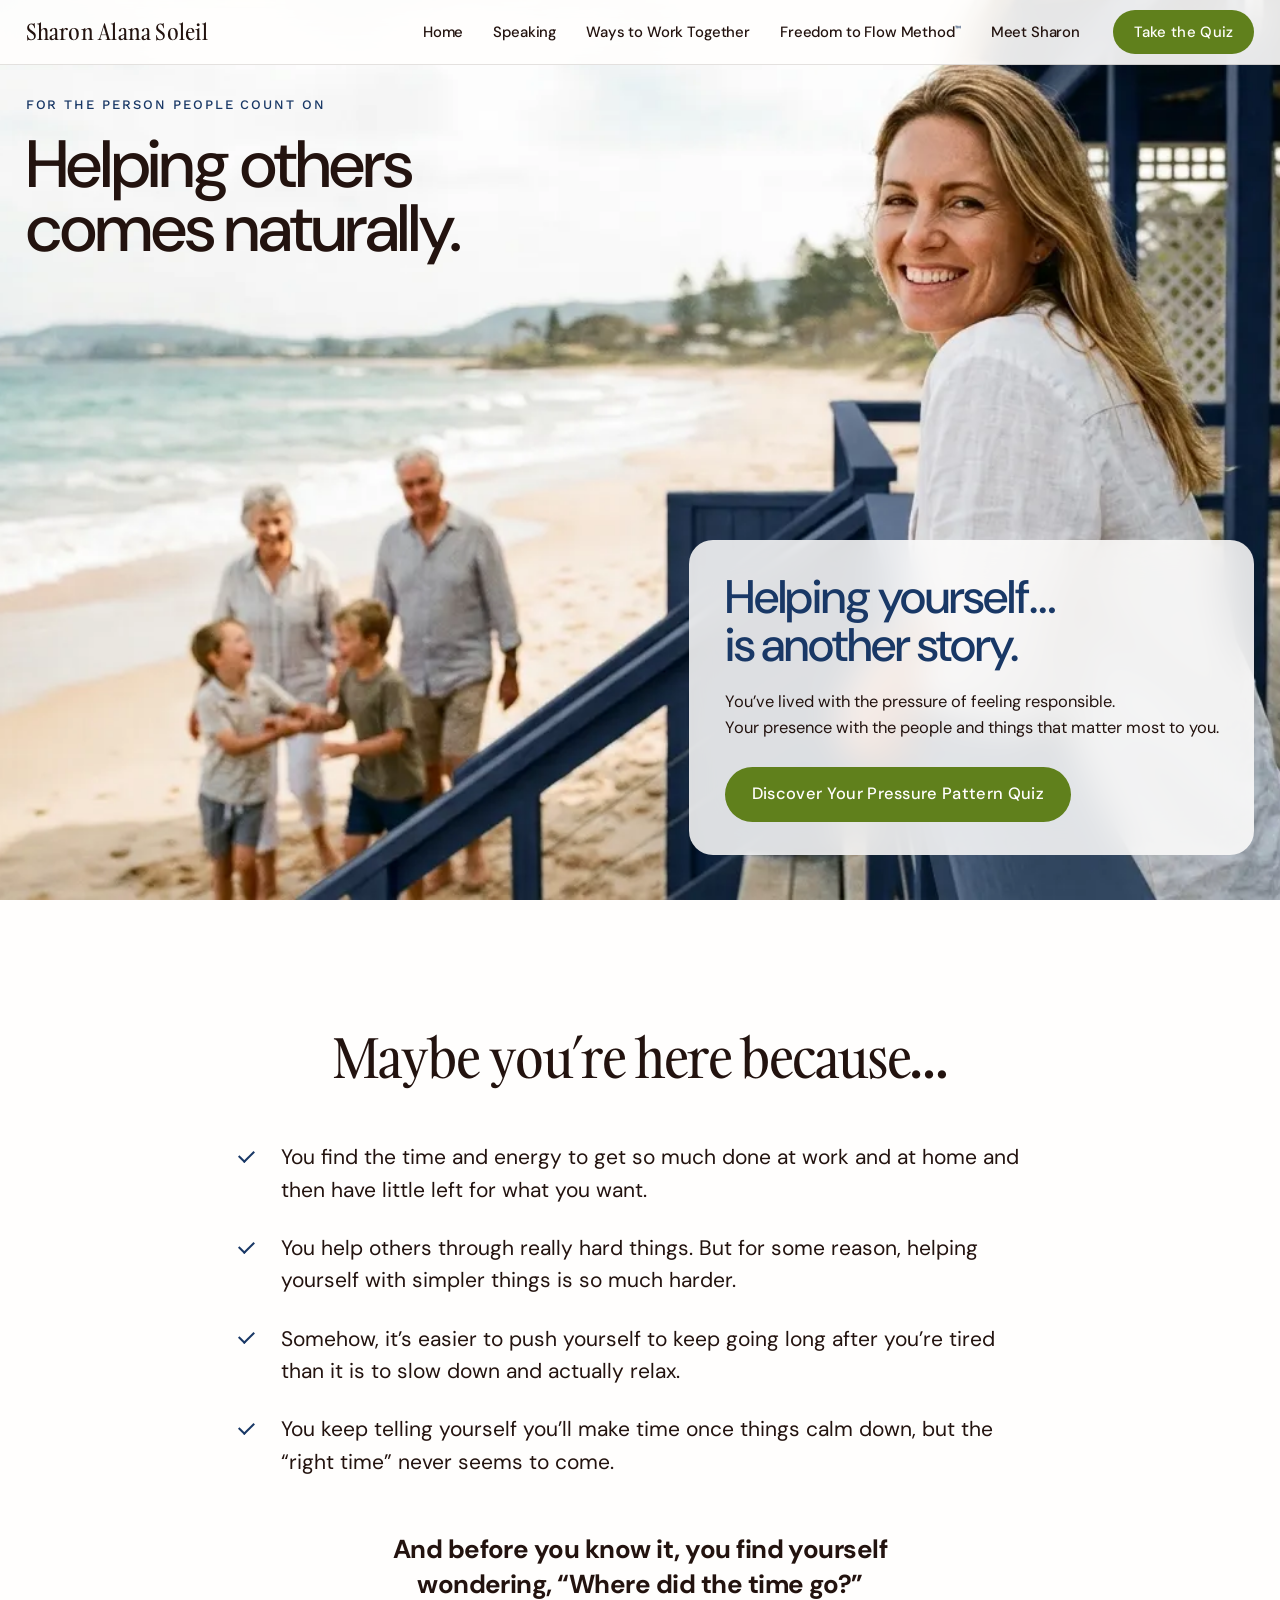
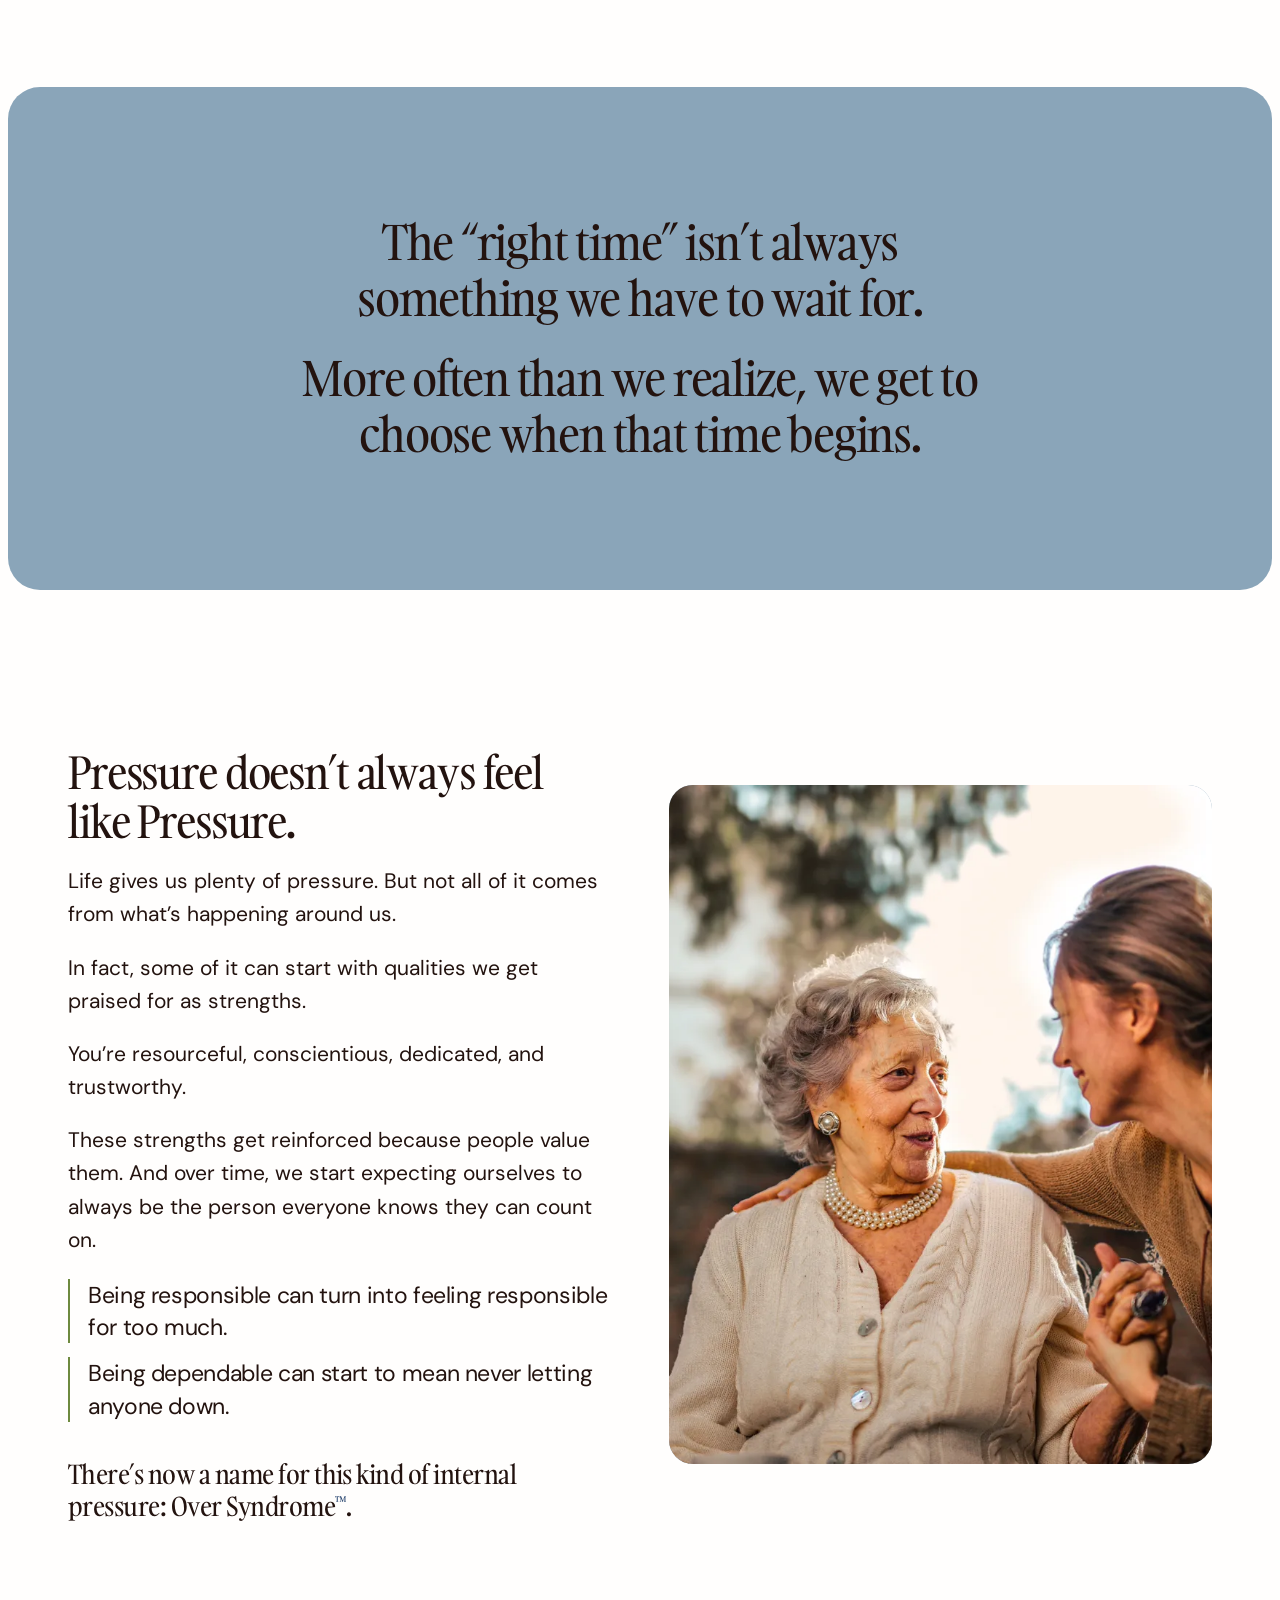
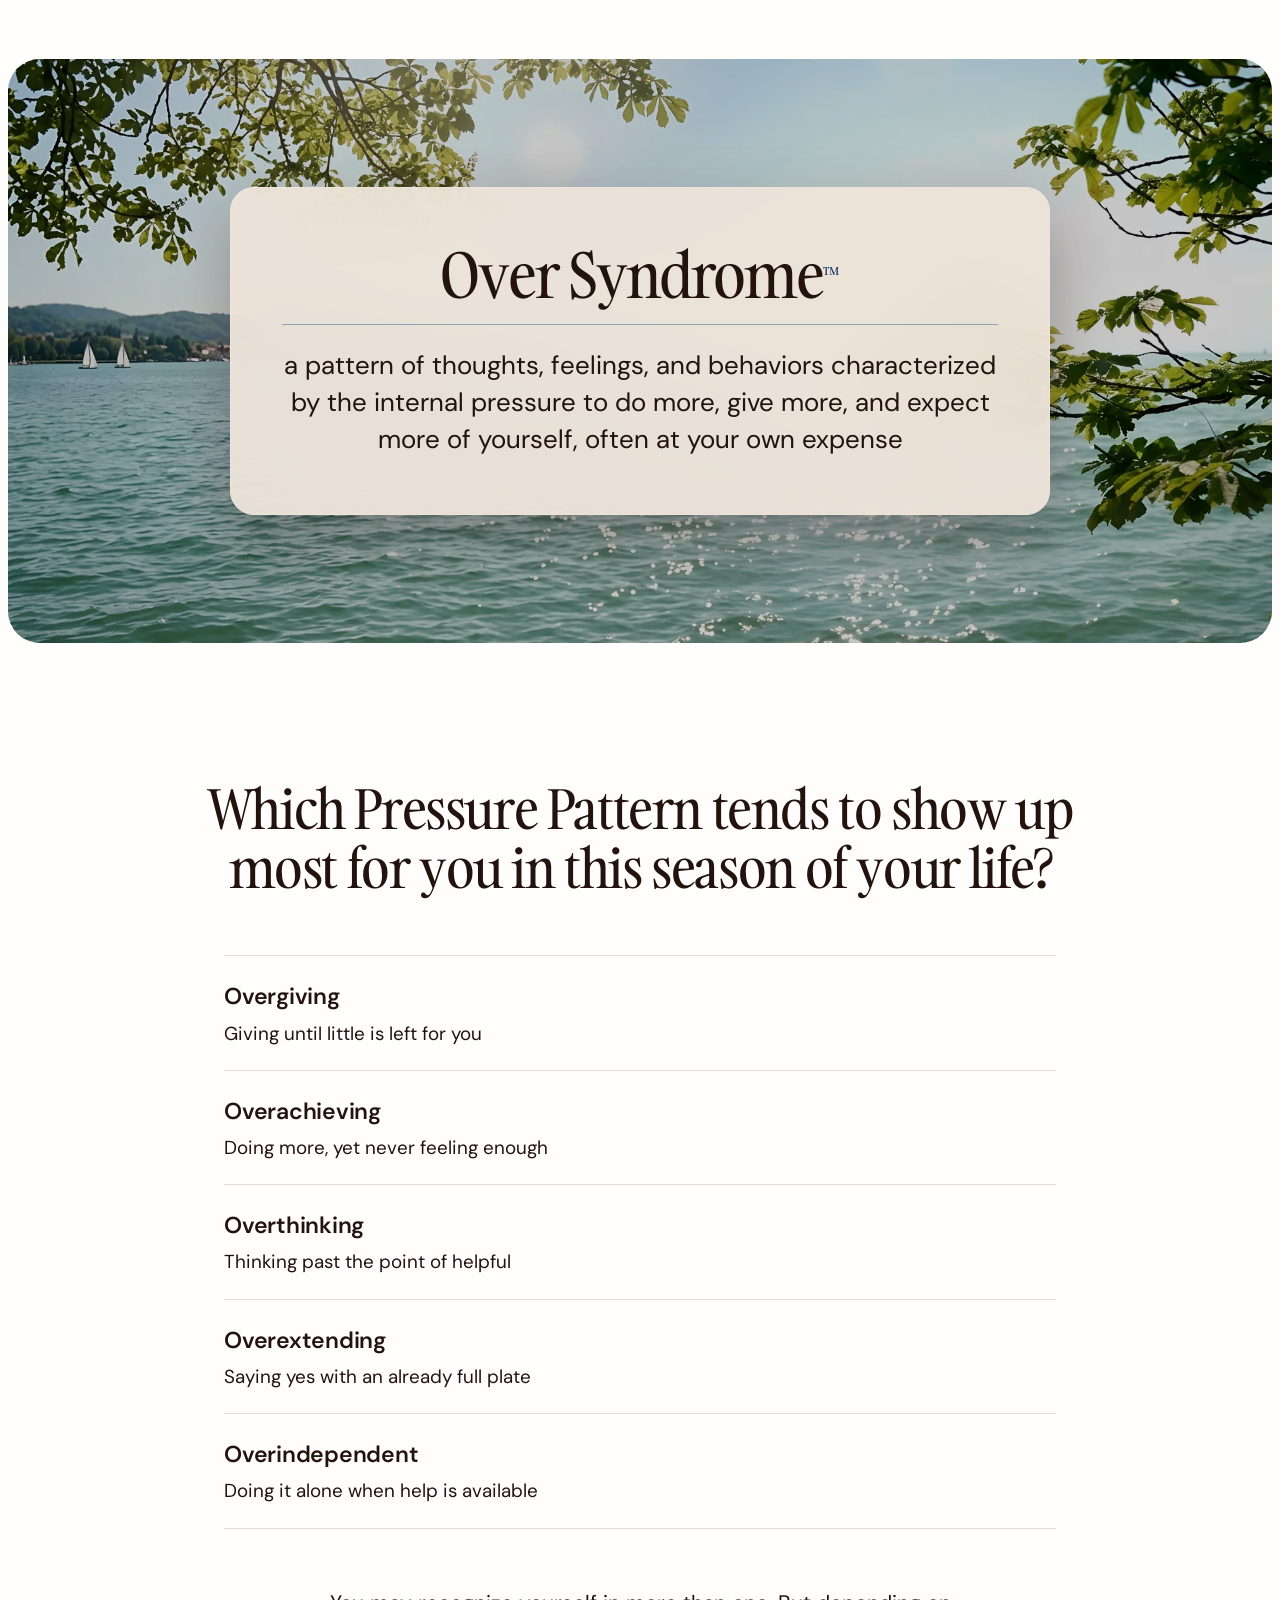
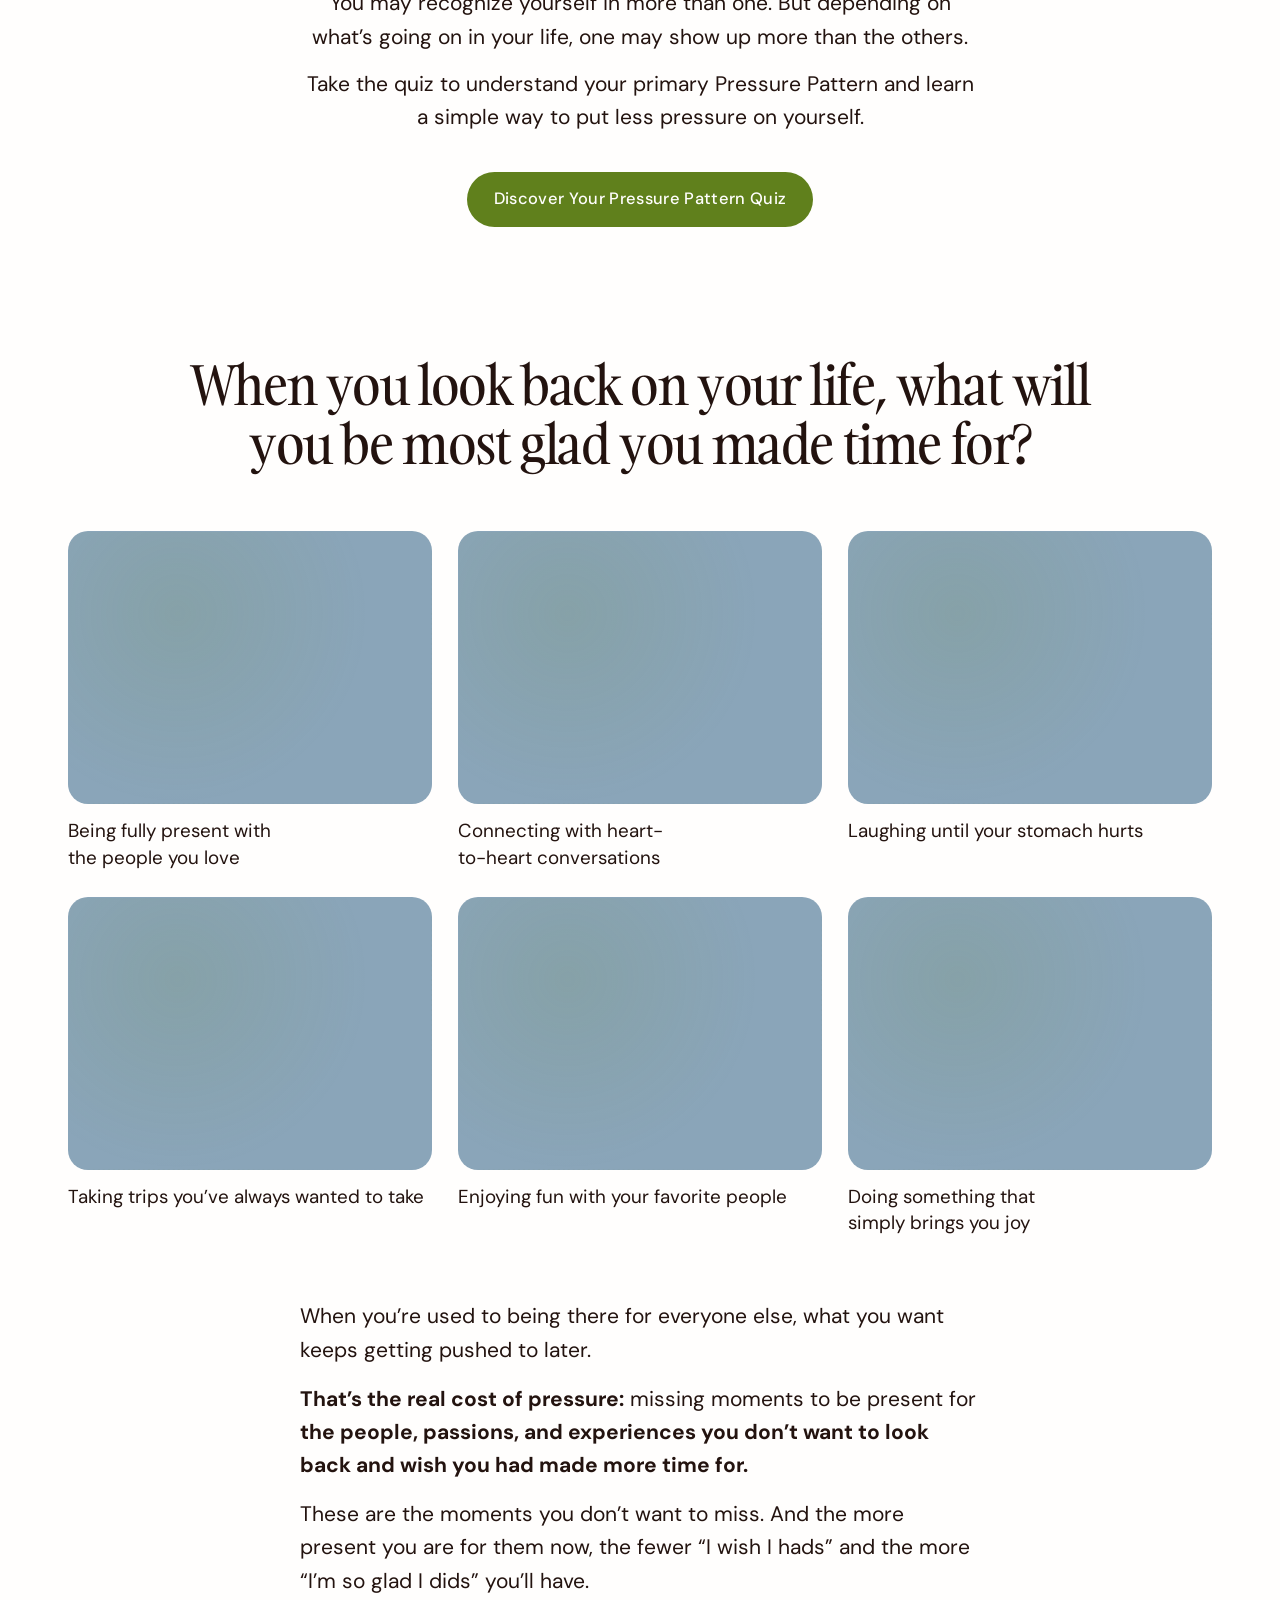
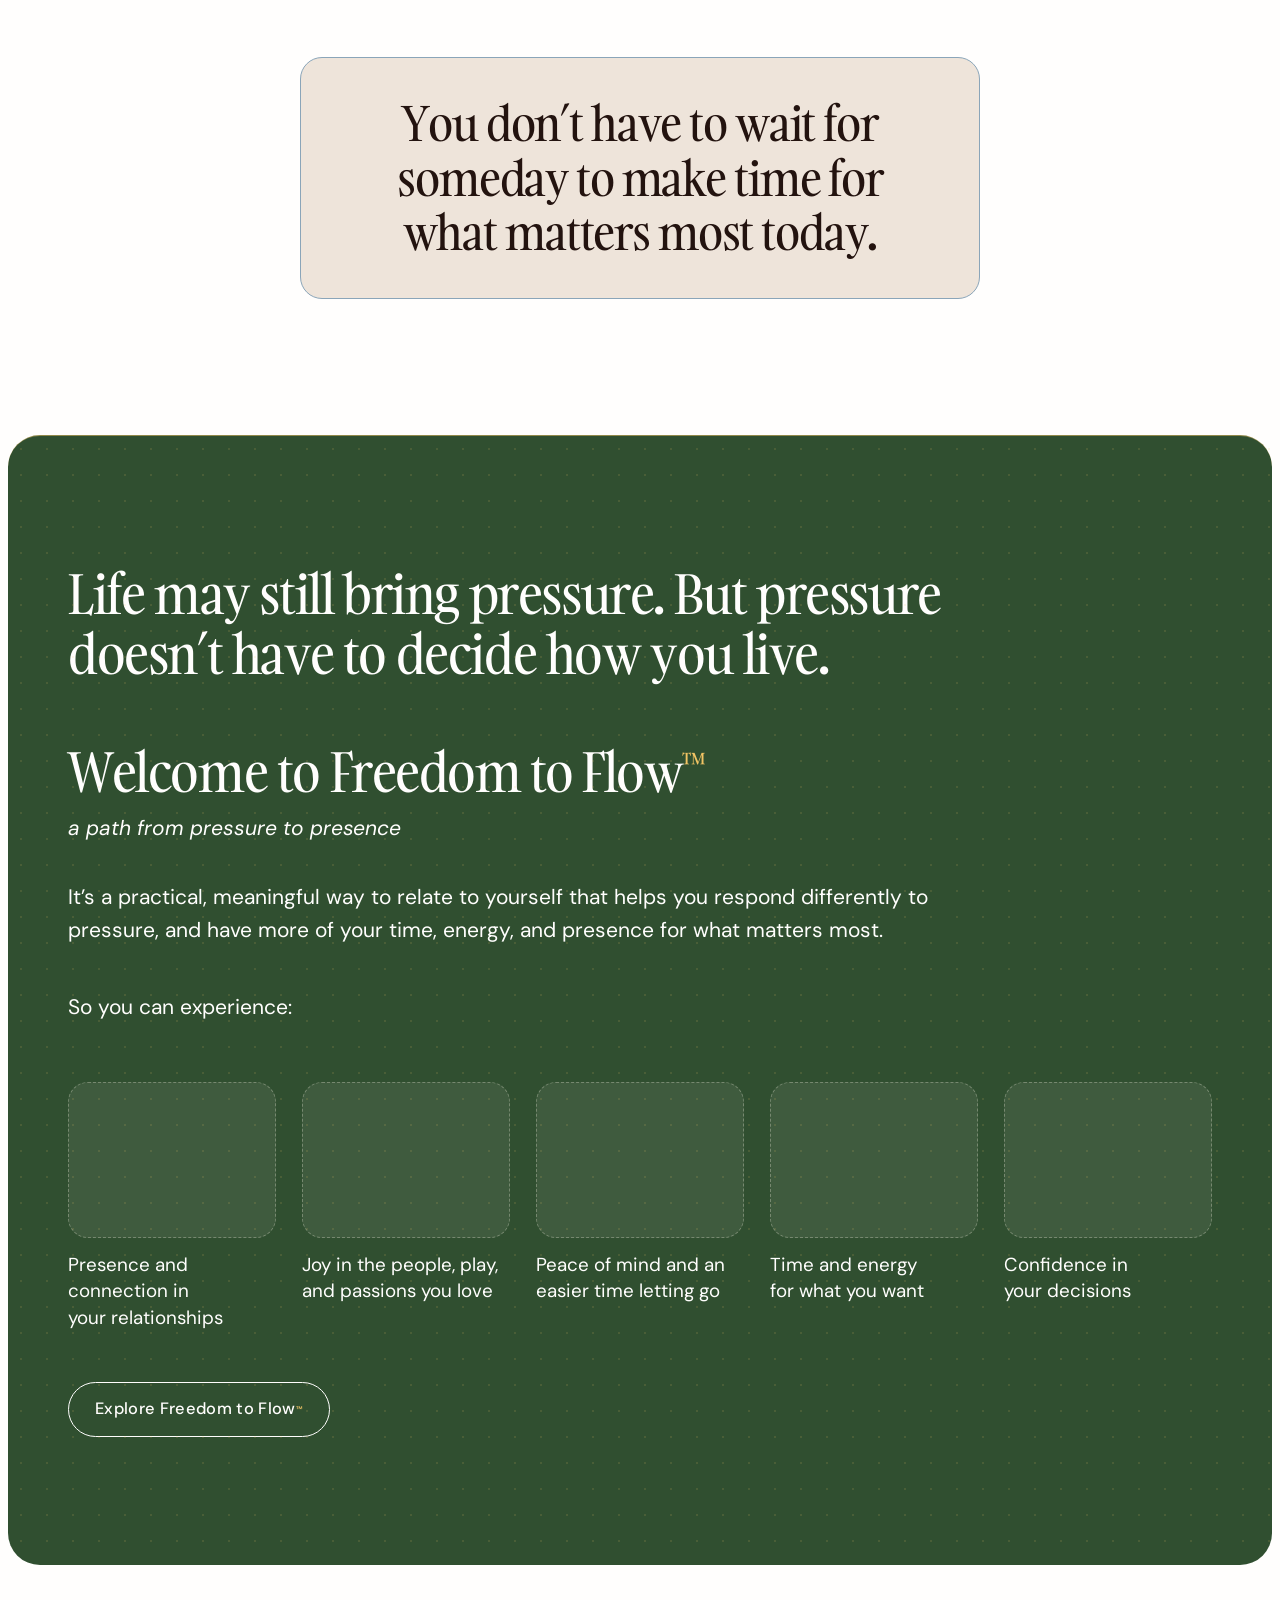
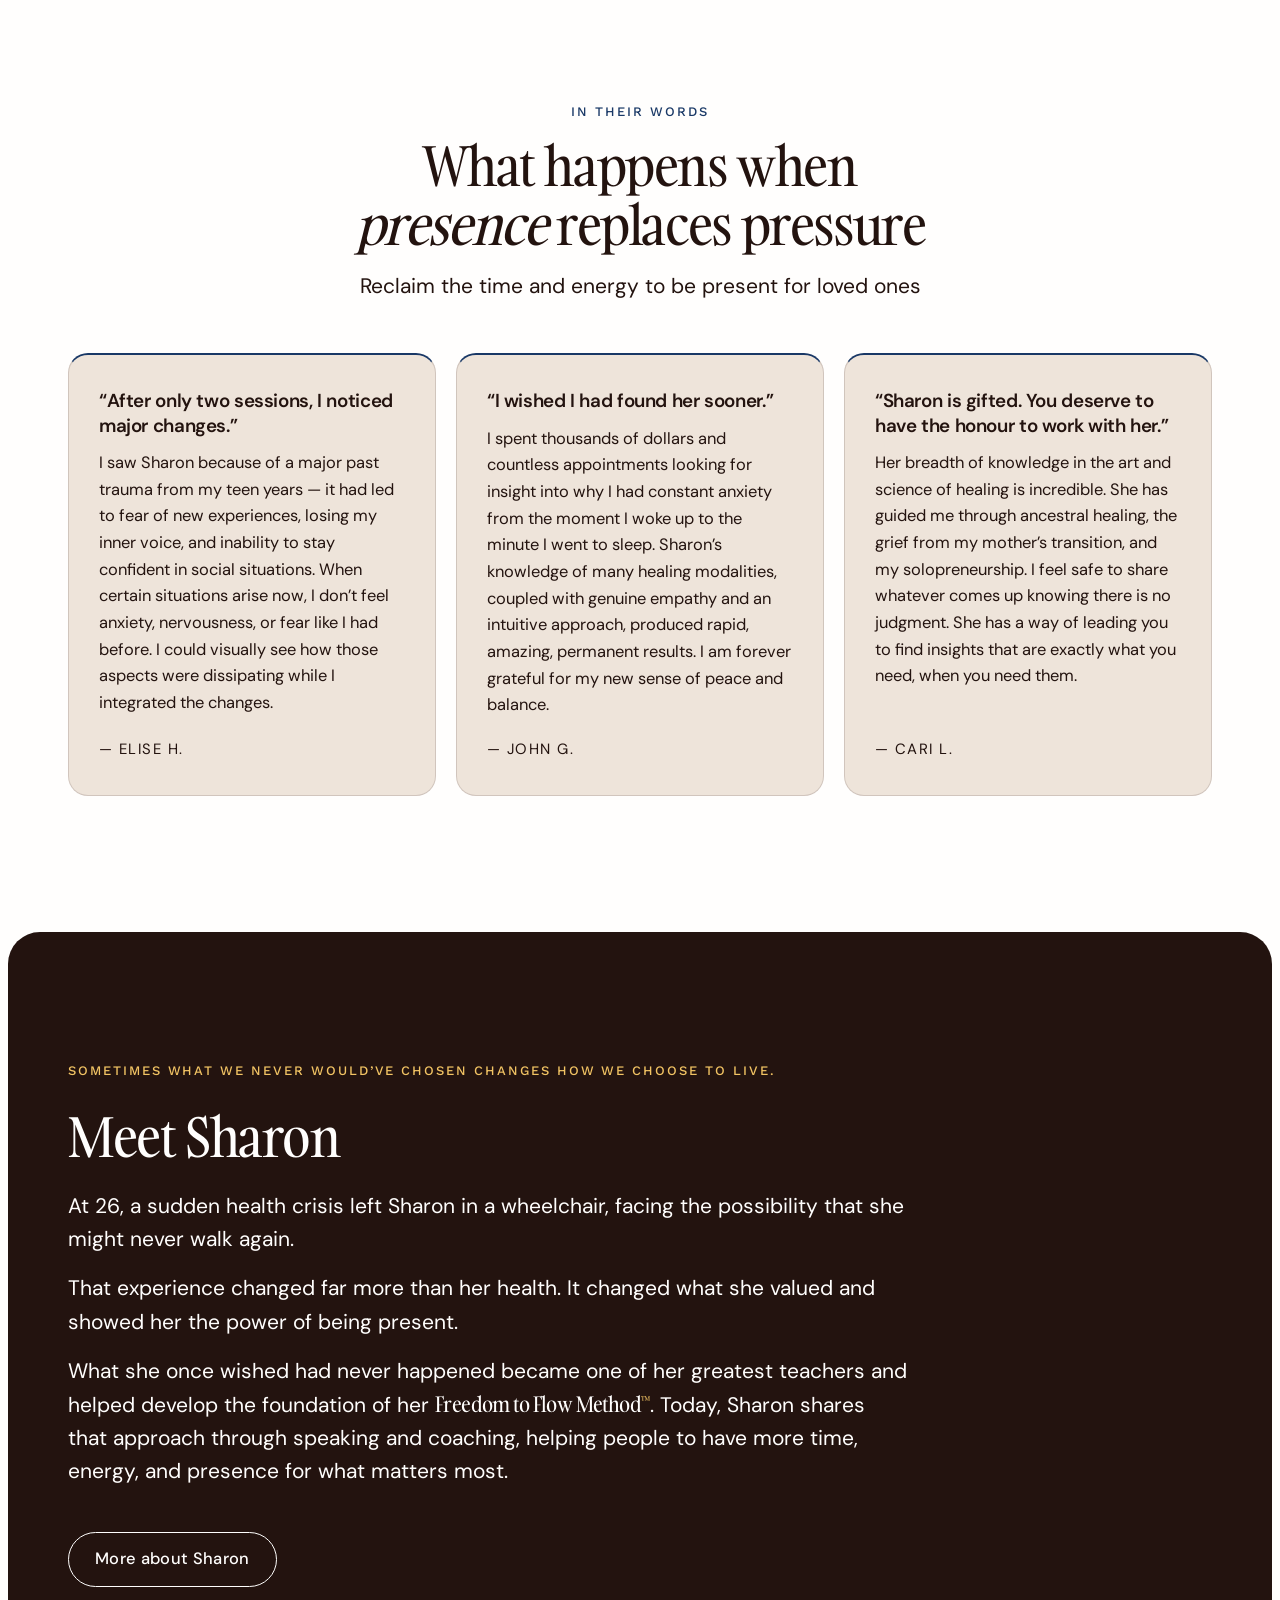
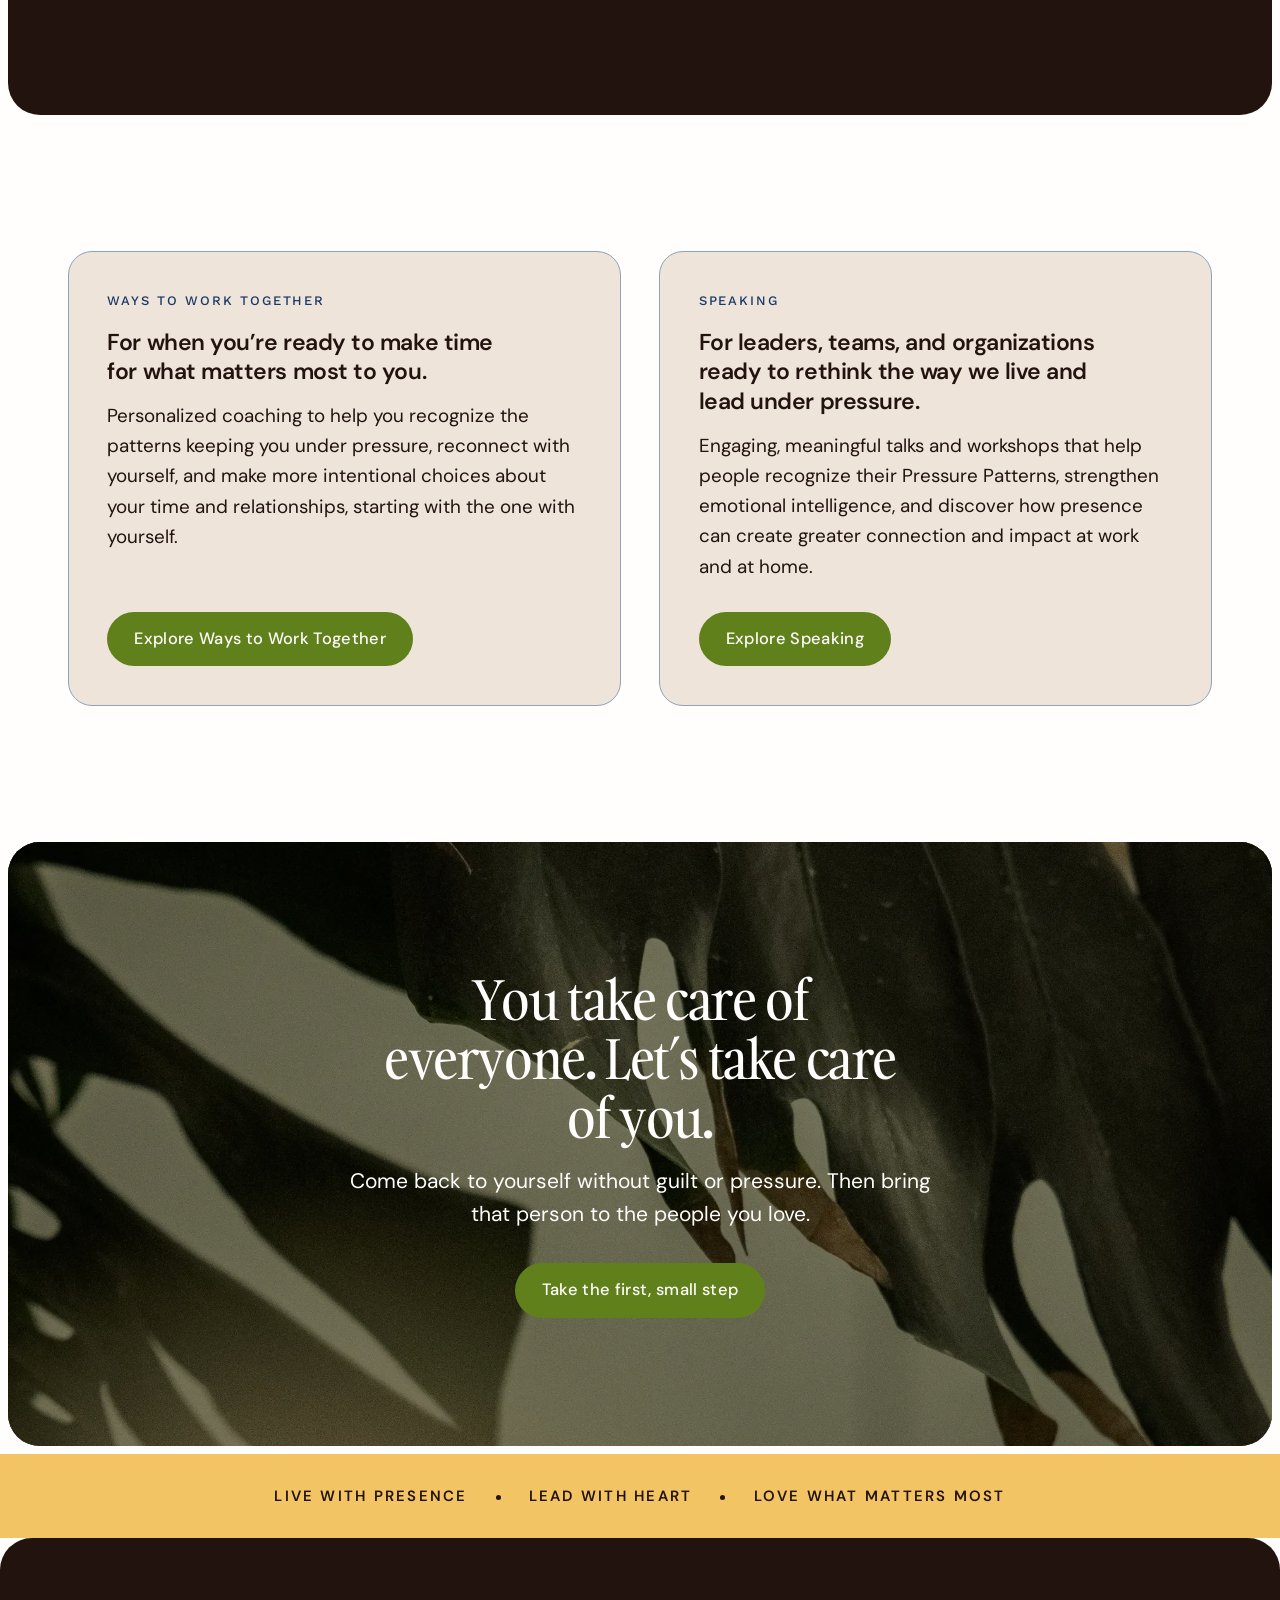
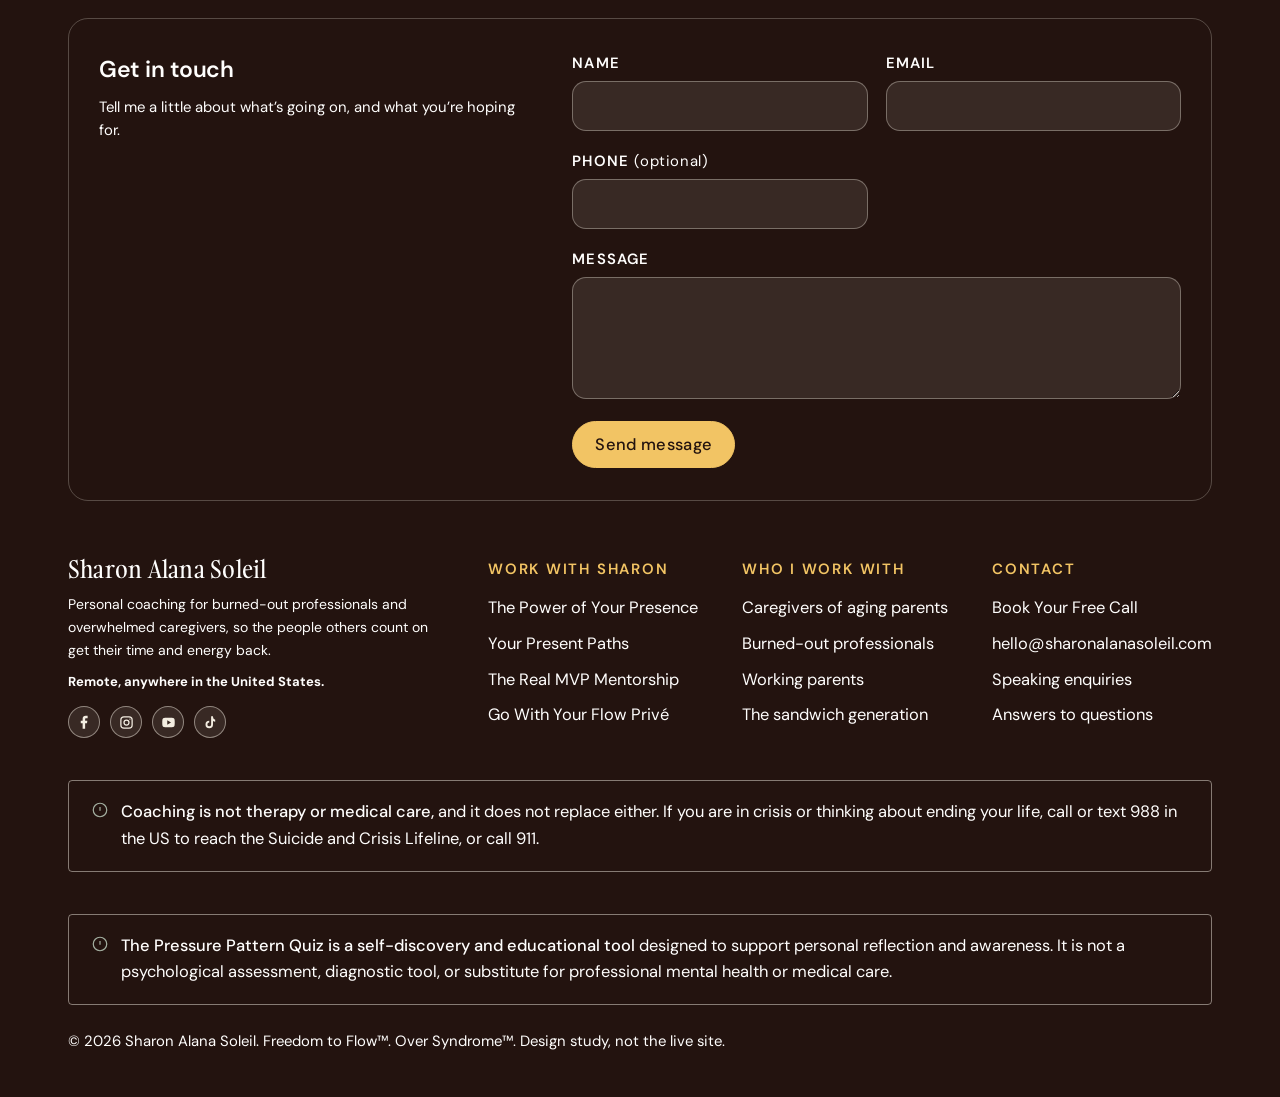
<file: index.html>
<!DOCTYPE html>
<html lang="en">
<head>
<meta charset="utf-8" />
<meta name="viewport" content="width=device-width, initial-scale=1" />
<title>Sharon Alana Soleil · Freedom to Flow™</title>
<link rel="preconnect" href="https://fonts.googleapis.com">
<link rel="preconnect" href="https://fonts.gstatic.com" crossorigin>
<link href="https://fonts.googleapis.com/css2?family=DM+Sans:ital,opsz,wght@0,9..40,400..700;1,9..40,400..700&amp;family=Work+Sans:wght@500&amp;display=swap" rel="stylesheet">
<link rel="stylesheet" href="styles.css?v=135">
</head>
<body>


<header>
  <div class="wrap nav">
    <div class="mark">
      Sharon Alana Soleil
    </div>
    <nav class="nav-links" id="navmenu" aria-label="Main">
      <a href="index.html" aria-current="page">Home</a>
      <a href="speaking.html">Speaking</a>
      <a href="coaching.html">Ways to Work Together</a>
      <a href="freedom-to-flow.html">Freedom to Flow Method<span class="tm">&trade;</span></a>
      <a href="about.html">Meet Sharon</a>
      <a class="btn nav-cta" href="over-syndrome-quiz.html">Take the Quiz</a>
    </nav>
    <div class="nav-right">
      <a class="btn" href="over-syndrome-quiz.html">Take the Quiz</a>
      <button class="nav-toggle" id="navtoggle" aria-expanded="false" aria-controls="navmenu" aria-label="Open menu">
        <span></span><span></span><span></span>
      </button>
    </div>
  </div>
</header>

<main id="main">

<!-- HERO -->
<section class="hero has-film">
  <!-- a still. The clips stay in assets/videos on stand by: putting the
       <video id="herofilm" muted loop playsinline preload="none"> back here is the
       whole job, and the source picking in script.js is untouched, waiting on it. -->
  <div class="hero-film" aria-hidden="true">
    <img src="assets/images/hero-still.webp" alt="">
  </div>
  <!-- the headline tucked up under the wordmark at the top left, the clause that
       answers it at the bottom right, on the same gutters as the bar above -->
  <div class="wrap hero-copy">
    <div class="hero-head">
      <p class="eyebrow">For the person people count on</p>
      <h1 class="hero-lede">Helping others comes naturally.</h1>
    </div>
    <div class="hero-tail">
      <p class="lede-b"><span>Helping yourself&hellip;</span> <span>is another story.</span></p>
      <p class="hero-sub">You&rsquo;ve lived with the pressure of feeling responsible.</p>
      <p class="hero-sub hero-sub-2">Your presence with the people and things that matter most to you.</p>
      <div class="hero-cta">
        <a class="btn" href="over-syndrome-quiz.html">Discover Your Pressure Pattern Quiz</a>
      </div>
    </div>
  </div>
</section>

<!-- CLOSE TO HOME -->
<section class="band band-cream" id="familiar">
  <div class="wrap">
    <h2 class="fam-title rv">Maybe you&rsquo;re here because&hellip;</h2>

    <ul class="close-list rv">
      <li>You find the time and energy to get so much done at work and at home and then have little left for what you want.</li>
      <li>You help others through really hard things. But for some reason, helping yourself with simpler things is so much harder.</li>
      <li>Somehow, it&rsquo;s easier to push yourself to keep going long after you&rsquo;re tired than it is to slow down and actually relax.</li>
      <li>You keep telling yourself you&rsquo;ll make time once things calm down, but the &ldquo;right time&rdquo; never seems to come.</li>
    </ul>

    <p class="close-tail rv"><strong>And before you know it, you find yourself wondering, &ldquo;Where did the time go?&rdquo;</strong></p>
  </div>
</section>

<!-- ON THE RIGHT TIME -->
<section class="band band-jade" id="righttime">
  <div class="wrap rv">
    <blockquote class="big-quote">
      <p>The &ldquo;right time&rdquo; isn&rsquo;t always something we have to wait for.</p>
      <p>More often than we realize, we get to choose when that time begins.</p>
    </blockquote>
  </div>
</section>



<!-- PRESSURE DOESN'T ALWAYS FEEL LIKE PRESSURE -->
<section class="band band-cream" id="pressure">
  <div class="wrap split">
    <div class="split-copy rv">
      <h2>Pressure doesn&rsquo;t always feel like Pressure.</h2>
      <p class="lead">Life gives us plenty of pressure. But not all of it comes from what&rsquo;s happening around us.</p>
      <p class="lead">In fact, some of it can start with qualities we get praised for as strengths.</p>
      <p class="lead">You&rsquo;re resourceful, conscientious, dedicated, and trustworthy.</p>
      <p class="lead">These strengths get reinforced because people value them. And over time, we start expecting ourselves to always be the person everyone knows they can count on.</p>
      <p class="turn">Being responsible can turn into feeling responsible for too much.</p>
      <p class="turn">Being dependable can start to mean never letting anyone down.</p>
      <p class="name-it">There&rsquo;s now a name for this kind of internal pressure: Over Syndrome<span class="tm">&trade;</span>.</p>
    </div>
    <figure class="split-img rv">
      <img src="assets/images/over-together.webp" alt="Elderly woman and adult daughter share a joyful, affectionate moment in a sunny garden, holding hands with the daughter&rsquo;s arm around her shoulder" style="object-position:56% 45%">
    </figure>
  </div>
</section>

<!-- THE DEFINITION, IN ITS OWN PHOTO BOX -->
<section class="band band-img" id="define">
  <img class="band-bg" src="assets/images/define-bg.webp" alt="Sunlit turquoise lake framed by overhanging green leaves, with two small sailboats and a village on the far shore" style="object-position:center 55%">
  <div class="wrap">
    <div class="define rv">
      <div class="d-term">
        <h2 class="d-word">Over Syndrome<span class="tm">™</span></h2>
      </div>
      <p class="d-def">a pattern of thoughts, feelings, and behaviors characterized by the internal pressure to do more, give more, and expect more of yourself, often at your own expense</p>
    </div>
  </div>
</section>







<!-- WHICH PATTERN -->
<section class="band band-cream" id="patterns">
  <div class="wrap">
    <h2 class="fam-title rv">Which Pressure Pattern tends to show up most for you in this season of your life?</h2>

    <ol class="pat-list rv">
      <li>
        <span class="pat-name">Overgiving</span>
        <span class="pat-note">Giving until little is left for you</span>
      </li>
      <li>
        <span class="pat-name">Overachieving</span>
        <span class="pat-note">Doing more, yet never feeling enough</span>
      </li>
      <li>
        <span class="pat-name">Overthinking</span>
        <span class="pat-note">Thinking past the point of helpful</span>
      </li>
      <li>
        <span class="pat-name">Overextending</span>
        <span class="pat-note">Saying yes with an already full plate</span>
      </li>
      <li>
        <span class="pat-name">Overindependent</span>
        <span class="pat-note">Doing it alone when help is available</span>
      </li>
    </ol>

    <div class="narrow rv" style="text-align:center">
      <p class="lead">You may recognize yourself in more than one. But depending on what&rsquo;s going on in your life, one may show up more than the others.</p>
      <p class="lead" style="margin-top:14px">Take the quiz to understand your primary Pressure Pattern and learn a simple way to put less pressure on yourself.</p>
      <div style="margin-top:clamp(28px,3vw,38px)">
        <a class="btn" href="over-syndrome-quiz.html">Discover Your Pressure Pattern Quiz</a>
      </div>
    </div>
  </div>
</section>

<!-- THE MOMENTS -->
<section class="band band-cream" id="moments" style="padding-top:0">
  <div class="wrap">
    <h2 class="fam-title rv">When you look back on your life, what will you be most glad you made time for?</h2>

    <ul class="moment-grid rv">
      <li class="moment">
        <div class="card-ph" data-slot="time-loved" aria-hidden="true"></div>
        <span>Being fully present with the people you love</span>
      </li>
      <li class="moment">
        <div class="card-ph" data-slot="heart-to-hearts" aria-hidden="true"></div>
        <span>Connecting with heart-to-heart conversations</span>
      </li>
      <li class="moment">
        <div class="card-ph" data-slot="laughing" aria-hidden="true"></div>
        <span>Laughing until your stomach hurts</span>
      </li>
      <li class="moment">
        <div class="card-ph" data-slot="trips" aria-hidden="true"></div>
        <span>Taking trips you&rsquo;ve always wanted to take</span>
      </li>
      <li class="moment">
        <div class="card-ph" data-slot="sunset-hikes" aria-hidden="true"></div>
        <span>Enjoying fun with your favorite people</span>
      </li>
      <li class="moment">
        <div class="card-ph" data-slot="for-joy" aria-hidden="true"></div>
        <span>Doing something that simply brings you joy</span>
      </li>
    </ul>

    <div class="narrow rv" style="margin-top:clamp(46px,5vw,72px)">
      <p class="lead">When you&rsquo;re used to being there for everyone else, what you want keeps getting pushed to later.</p>
      <p class="lead" style="margin-top:16px"><strong>That&rsquo;s the real cost of pressure:</strong> missing moments to be present for <strong>the people, passions, and experiences you don&rsquo;t want to look back and wish you had made more time for.</strong></p>
      <p class="lead" style="margin-top:16px">These are the moments you don&rsquo;t want to miss. And the more present you are for them now, the fewer &ldquo;I wish I hads&rdquo; and the more &ldquo;I&rsquo;m so glad I dids&rdquo; you&rsquo;ll have.</p>
      <p class="say-box">You don&rsquo;t have to wait for someday to make time for what matters most today.</p>
    </div>
  </div>
</section>

<!-- FREEDOM TO FLOW -->
<section class="band band-ink" id="flow">
  <div class="wrap">
    <h2 class="rv" style="max-width:30ch">Life may still bring pressure. But pressure doesn&rsquo;t have to decide how you live.</h2>

    <div class="rv" style="margin-top:clamp(40px,4.6vw,64px)">
      <p class="welcome">Welcome to <span class="brand">Freedom to Flow<span class="tm">&trade;</span></span></p>
      <p class="brand-line">a path from pressure to presence</p>
    </div>

    <p class="lead rv" style="margin-top:clamp(26px,3vw,36px);max-width:62ch">It&rsquo;s a practical, meaningful way to relate to yourself that helps you respond differently to pressure, and have more of your time, energy, and presence for what matters most.</p>

    <p class="lead rv" style="margin-top:clamp(30px,3.4vw,44px)">So you can experience:</p>

    <ul class="moment-grid flow-cards rv">
      <li class="moment">
        <div class="card-ph" data-slot="presence" aria-hidden="true"></div>
        <span>Presence and connection in your relationships</span>
      </li>
      <li class="moment">
        <div class="card-ph" data-slot="joy" aria-hidden="true"></div>
        <span>Joy in the people, play, and passions you love</span>
      </li>
      <li class="moment">
        <div class="card-ph" data-slot="peace" aria-hidden="true"></div>
        <span>Peace of mind and an easier time letting go</span>
      </li>
      <li class="moment">
        <div class="card-ph" data-slot="time-energy" aria-hidden="true"></div>
        <span>Time and energy for what you want</span>
      </li>
      <li class="moment">
        <div class="card-ph" data-slot="confidence" aria-hidden="true"></div>
        <span>Confidence in your decisions</span>
      </li>
    </ul>

    <div class="rv" style="margin-top:clamp(36px,4vw,52px)">
      <a class="btn btn-ghost" href="freedom-to-flow.html">Explore Freedom to Flow<span class="tm">&trade;</span></a>
    </div>
  </div>
</section>

<!-- TESTIMONIALS -->
<section class="band band-cream">
  <div class="wrap">
    <div class="rv" style="text-align:center">
      <p class="eyebrow">In their words</p>
      <h2 style="margin-top:14px">What happens when<br><em>presence</em> replaces pressure</h2>
      <p class="lead" style="margin-top:16px">Reclaim the time and energy to be present for loved ones</p>
    </div>
    <div class="tgrid rv">
      <article class="tcard">
        <h3>&ldquo;After only two sessions, I noticed major changes.&rdquo;</h3>
        <blockquote>I saw Sharon because of a major past trauma from my teen years &mdash; it had led to fear of new experiences, losing my inner voice, and inability to stay confident in social situations. When certain situations arise now, I don&rsquo;t feel anxiety, nervousness, or fear like I had before. I could visually see how those aspects were dissipating while I integrated the changes.</blockquote>
        <cite>&mdash; Elise H.</cite>
      </article>
      <article class="tcard">
        <h3>&ldquo;I wished I had found her sooner.&rdquo;</h3>
        <blockquote>I spent thousands of dollars and countless appointments looking for insight into why I had constant anxiety from the moment I woke up to the minute I went to sleep. Sharon&rsquo;s knowledge of many healing modalities, coupled with genuine empathy and an intuitive approach, produced rapid, amazing, permanent results. I am forever grateful for my new sense of peace and balance.</blockquote>
        <cite>&mdash; John G.</cite>
      </article>
      <article class="tcard">
        <h3>&ldquo;Sharon is gifted. You deserve to have the honour to work with her.&rdquo;</h3>
        <blockquote>Her breadth of knowledge in the art and science of healing is incredible. She has guided me through ancestral healing, the grief from my mother&rsquo;s transition, and my solopreneurship. I feel safe to share whatever comes up knowing there is no judgment. She has a way of leading you to find insights that are exactly what you need, when you need them.</blockquote>
        <cite>&mdash; Cari L.</cite>
      </article>
    </div>
  </div>
</section>





<!-- MEET SHARON -->
<section class="band band-work" id="about">
  <div class="wrap">
    <div class="rv">
      <p class="eyebrow">Sometimes what we never would&rsquo;ve chosen changes how we choose to live.</p>
      <h2 style="margin-top:26px;max-width:16ch">Meet Sharon</h2>
      <p class="lead" style="margin-top:24px;max-width:60ch">At 26, a sudden health crisis left Sharon in a wheelchair, facing the possibility that she might never walk again.</p>
      <p class="lead" style="margin-top:16px;max-width:60ch">That experience changed far more than her health. It changed what she valued and showed her the power of being present.</p>
      <p class="lead" style="margin-top:16px;max-width:60ch">What she once wished had never happened became one of her greatest teachers and helped develop the foundation of her <span class="brand">Freedom to Flow Method<span class="tm">&trade;</span></span>. Today, Sharon shares that approach through speaking and coaching, helping people to have more time, energy, and presence for what matters most.</p>
    </div>
    <div class="rv" style="margin-top:clamp(32px,3.6vw,44px)">
      <a class="btn btn-ghost" href="about.html">More about Sharon</a>
    </div>
  </div>
</section>

<!-- THE TWO WAYS IN -->
<section class="band band-cream" id="offers">
  <div class="wrap">
    <div class="offer-grid">
      <div class="offer rv">
        <p class="eyebrow">Ways to Work Together</p>
        <h3>For when you&rsquo;re ready to make time for what matters most to you.</h3>
        <p>Personalized coaching to help you recognize the patterns keeping you under pressure, reconnect with yourself, and make more intentional choices about your time and relationships, starting with the one with yourself.</p>
        <a class="btn" href="coaching.html">Explore Ways to Work Together</a>
      </div>
      <div class="offer rv">
        <p class="eyebrow">Speaking</p>
        <h3>For leaders, teams, and organizations ready to rethink the way we live and lead under pressure.</h3>
        <p>Engaging, meaningful talks and workshops that help people recognize their Pressure Patterns, strengthen emotional intelligence, and discover how presence can create greater connection and impact at work and at home.</p>
        <a class="btn" href="speaking.html">Explore Speaking</a>
      </div>
    </div>
  </div>
</section>

<!-- CLOSING -->
<section class="band closing band-img" id="call">
  <img class="band-bg" src="assets/images/closing-bg.webp" alt="Large monstera leaf and its soft shadow falling across a warm cream wall in low evening light" style="object-position:center 30%">
  <div class="closing-bg" aria-hidden="true"></div>
  <div class="wrap rv">
    <h2>You take care of everyone. Let&rsquo;s take care of you.</h2>
    <p class="lead" style="max-width:42ch;margin:18px auto 0">Come back to yourself without guilt or pressure. Then bring that person to the people you love.</p>
    <div class="form" style="justify-content:center">
      <a class="btn" href="mailto:hello@sharonalanasoleil.com">Take the first, small step</a>
    </div>
  </div>
</section>

<!-- THE PROMISE BAR -->
<section class="promise-bar">
  <div class="wrap">
    <p><span>Live with Presence</span><span>Lead with Heart</span><span>Love What Matters Most</span></p>
  </div>
</section>

</main>

<footer>
  <div class="wrap">
    <div class="foot-contact" style="margin:0 0 clamp(40px,5vw,56px)">
      <div class="contact-copy">
        <strong>Get in touch</strong>
        <p class="contact-note">Tell me a little about what&rsquo;s going on, and what you&rsquo;re hoping for.</p>
      </div>
      <form class="contact-form" id="contactform" novalidate>
        <p class="cf-field">
          <label for="cf-name">Name</label>
          <input type="text" id="cf-name" name="name" autocomplete="name" required>
        </p>
        <p class="cf-field">
          <label for="cf-email">Email</label>
          <input type="email" id="cf-email" name="email" autocomplete="email" required>
        </p>
        <p class="cf-field">
          <label for="cf-phone">Phone <span class="cf-opt">(optional)</span></label>
          <input type="tel" id="cf-phone" name="phone" autocomplete="tel">
        </p>
        <p class="cf-field cf-wide">
          <label for="cf-message">Message</label>
          <textarea id="cf-message" name="message" rows="4" required></textarea>
        </p>
        <div class="cf-send">
          <button class="btn btn-news" type="submit" id="cf-submit">Send message</button>
          <span class="cf-status" id="cf-status" role="status" aria-live="polite"></span>
        </div>
      </form>
    </div>

    <div class="foot-grid">
      <div>
        <div class="mark" style="font-size:24px;color:var(--cream)">
      Sharon Alana Soleil
        </div>
        <p style="font-size:14px;margin-top:12px;max-width:36ch">Personal coaching for burned-out professionals and overwhelmed caregivers, so the people others count on get their time and energy back.</p>
        <p style="font-size:13px;margin-top:10px"><b style="color:var(--cream)">Remote, anywhere in the United States.</b></p>
        <div class="socials">
          <a href="#call" aria-label="Facebook"><svg width="15" height="15" viewBox="0 0 24 24" fill="#f3ede1" aria-hidden="true"><path d="M13 22v-9h3l.5-4H13V6.5c0-1 .3-1.5 1.7-1.5H17V1.2C16.6 1.1 15.3 1 13.9 1 10.9 1 9 2.8 9 6.1V9H6v4h3v9h4z"/></svg></a>
          <a href="#call" aria-label="Instagram"><svg width="15" height="15" viewBox="0 0 24 24" fill="none" stroke="#f3ede1" stroke-width="2" aria-hidden="true"><rect x="3" y="3" width="18" height="18" rx="5"/><circle cx="12" cy="12" r="4"/><circle cx="17.5" cy="6.5" r="1" fill="#f3ede1" stroke="none"/></svg></a>
          <a href="#call" aria-label="YouTube"><svg width="15" height="15" viewBox="0 0 24 24" fill="#f3ede1" aria-hidden="true"><path d="M22 12s0-3.5-.4-5.2c-.3-.9-1-1.6-1.9-1.9C18 4.5 12 4.5 12 4.5s-6 0-7.7.4c-.9.3-1.6 1-1.9 1.9C2 8.5 2 12 2 12s0 3.5.4 5.2c.3.9 1 1.6 1.9 1.9 1.7.4 7.7.4 7.7.4s6 0 7.7-.4c.9-.3 1.6-1 1.9-1.9.4-1.7.4-5.2.4-5.2zM10 15.5v-7l6 3.5-6 3.5z"/></svg></a>
          <a href="#call" aria-label="TikTok"><svg width="15" height="15" viewBox="0 0 24 24" fill="#f3ede1" aria-hidden="true"><path d="M16 2h-3v13a3 3 0 11-3-3v-3a6 6 0 106 6V9.5c1 .7 2.3 1.1 3.5 1.1V7.5A4.5 4.5 0 0116 3.2V2z"/></svg></a>
        </div>
      </div>
      <div class="foot-links">
        <div class="foot-col">
          <strong>Work with Sharon</strong>
          <a href="coaching.html">The Power of Your Presence</a><a href="coaching.html">Your Present Paths</a><a href="coaching.html">The Real MVP Mentorship</a><a href="coaching.html">Go With Your Flow Privé</a>
        </div>
        <div class="foot-col">
          <strong>Who I work with</strong>
          <a href="coaching.html#who">Caregivers of aging parents</a><a href="coaching.html#who">Burned-out professionals</a><a href="coaching.html#who">Working parents</a><a href="coaching.html#who">The sandwich generation</a>
        </div>
        <div class="foot-col">
          <strong>Contact</strong>
          <a href="#call">Book Your Free Call</a><a href="#call">hello@sharonalanasoleil.com</a><a href="speaking.html">Speaking enquiries</a><a href="coaching.html#answers">Answers to questions</a>
        </div>
      </div>
    </div>

    <div class="note-box">
      <svg width="18" height="18" viewBox="0 0 24 24" fill="none" stroke="#a4b0a1" stroke-width="1.6" aria-hidden="true" style="flex:none;margin-top:2px"><circle cx="12" cy="12" r="9"/><path d="M12 8v5"/><path d="M12 16.5v.01"/></svg>
      <div><b>Coaching is not therapy or medical care,</b> and it does not replace either. If you are in crisis or thinking about ending your life, call or text 988 in the US to reach the Suicide and Crisis Lifeline, or call 911.</div>
    </div>
    <div class="note-box">
      <svg width="18" height="18" viewBox="0 0 24 24" fill="none" stroke="#a4b0a1" stroke-width="1.6" aria-hidden="true" style="flex:none;margin-top:2px"><circle cx="12" cy="12" r="9"/><path d="M12 8v5"/><path d="M12 16.5v.01"/></svg>
      <div><b>The Pressure Pattern Quiz is a self-discovery and educational tool</b> designed to support personal reflection and awareness. It is not a psychological assessment, diagnostic tool, or substitute for professional mental health or medical care.</div>
    </div>
    <p class="fine">© 2026 Sharon Alana Soleil. Freedom to Flow™. Over Syndrome™. Design study, not the live site.</p>
  </div>
</footer>

<script src="script.js"></script>
</body>
</html>
</file>
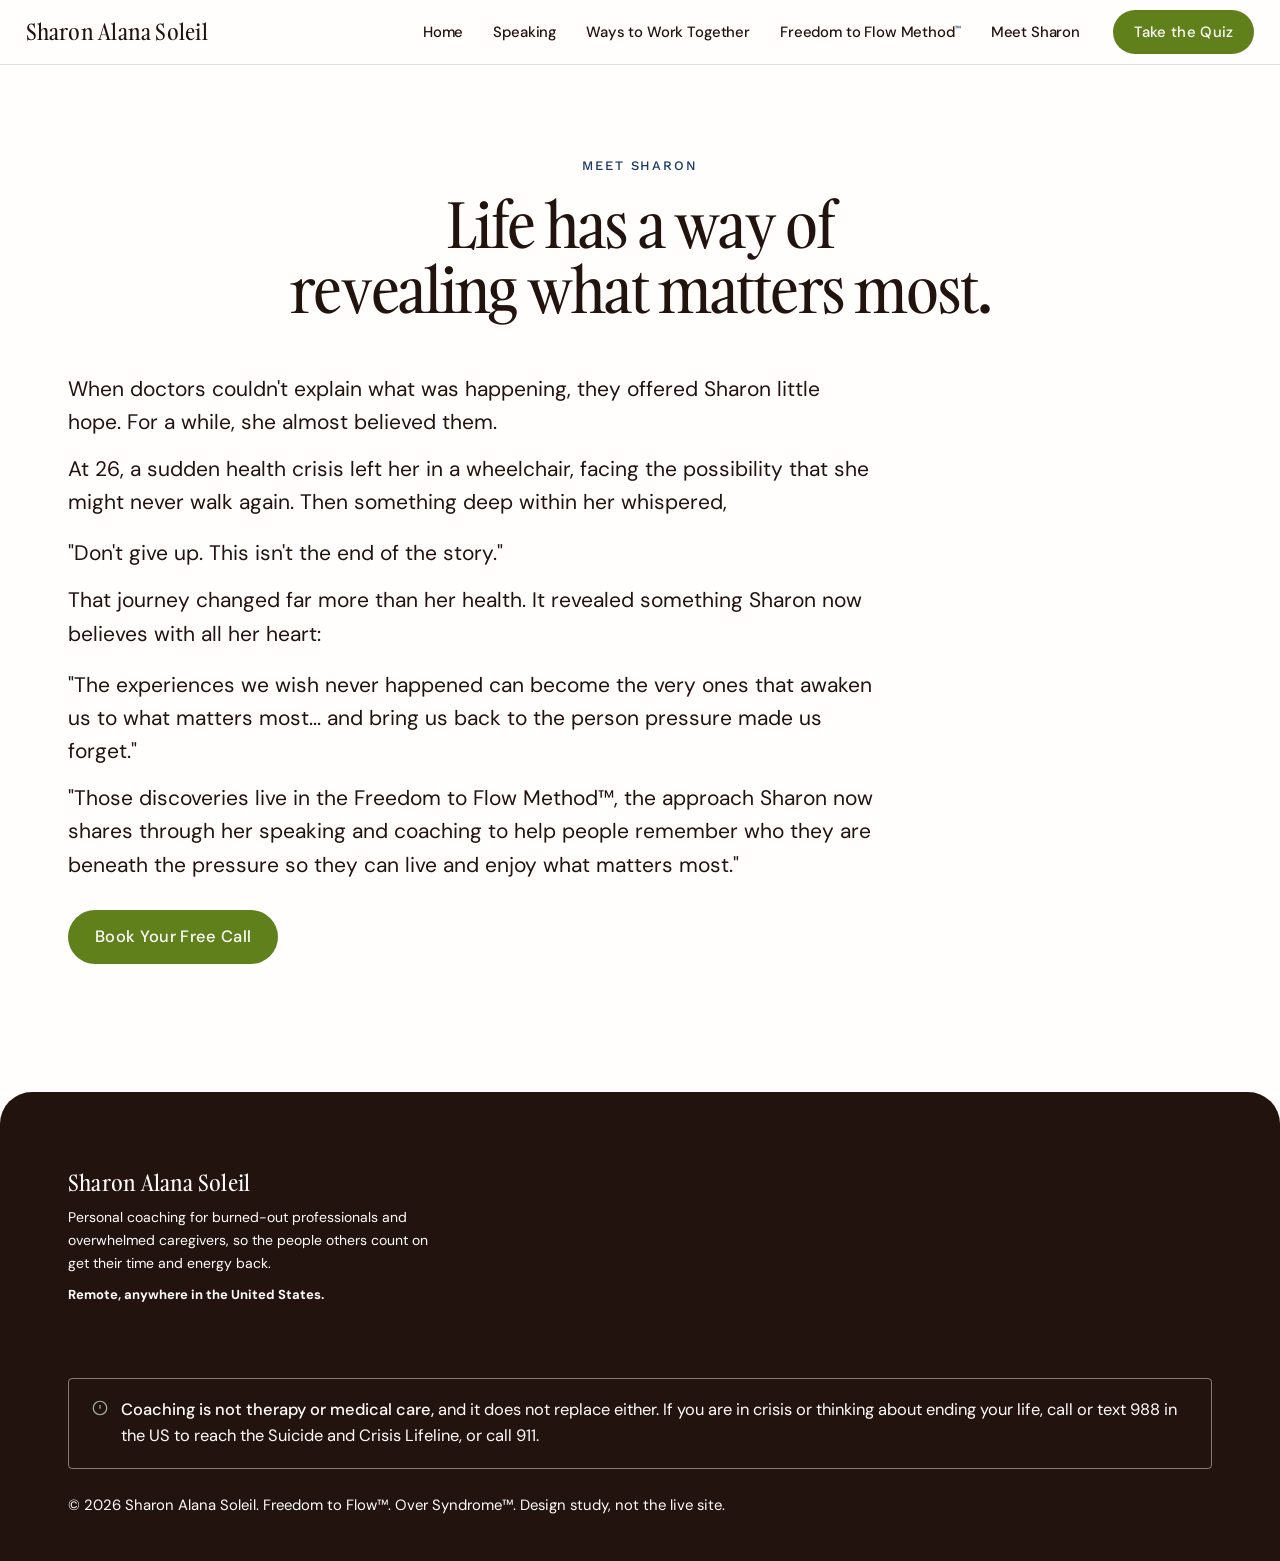
<file: about.html>
<!DOCTYPE html>
<html lang="en">
<head>
<meta charset="UTF-8">
<meta name="viewport" content="width=device-width, initial-scale=1.0">
<title>About · Sharon Alana Soleil</title>
<link rel="preconnect" href="https://fonts.googleapis.com">
<link rel="preconnect" href="https://fonts.gstatic.com" crossorigin>
<link href="https://fonts.googleapis.com/css2?family=DM+Sans:ital,opsz,wght@0,9..40,400..700;1,9..40,400..700&amp;family=Work+Sans:wght@500&amp;display=swap" rel="stylesheet">
<link rel="stylesheet" href="styles.css?v=135">
</head>

<body>


<header>
  <div class="wrap nav">
    <a class="mark" href="index.html" style="text-decoration:none">Sharon Alana Soleil</a>
    <nav class="nav-links" id="navmenu" aria-label="Main">
      <a href="index.html">Home</a>
      <a href="speaking.html">Speaking</a>
      <a href="coaching.html">Ways to Work Together</a>
      <a href="freedom-to-flow.html">Freedom to Flow Method<span class="tm">&trade;</span></a>
      <a href="about.html" aria-current="page">Meet Sharon</a>
      <a class="btn nav-cta" href="over-syndrome-quiz.html">Take the Quiz</a>
    </nav>
    <div class="nav-right">
      <a class="btn" href="over-syndrome-quiz.html">Take the Quiz</a>
      <button class="nav-toggle" id="navtoggle" aria-expanded="false" aria-controls="navmenu" aria-label="Open menu">
        <span></span><span></span><span></span>
      </button>
    </div>
  </div>
</header>

<main id="main">

<!-- PAGE HERO -->
<section class="band band-cream q-hero">
  <div class="wrap">
    <p class="eyebrow">Meet Sharon</p>
    <h1 class="q-h1" style="max-width:none">Life has a way of <br class="brk">revealing what matters most.</h1>
  </div>
</section>

<!-- STORY -->
<section class="band" id="sharon" style="background:var(--cream);padding-top:0">
  <div class="wrap rv">
    <div style="max-width:62ch">
      <p class="lead">When doctors couldn't explain what was happening, they offered Sharon little hope. For a while, she almost believed them.</p>
      <p class="lead" style="margin-top:14px">At 26, a sudden health crisis left her in a wheelchair, facing the possibility that she might never walk again. Then something deep within her whispered,</p>
      <p class="lead" style="margin-top:18px">"Don't give up. This isn't the end of the story."</p>
      <p class="lead" style="margin-top:14px">That journey changed far more than her health. It revealed something Sharon now believes with all her heart:</p>
      <p class="lead" style="margin-top:18px">"The experiences we wish never happened can become the very ones that awaken us to what matters most... and bring us back to the person pressure made us forget."</p>
      <p class="lead" style="margin-top:14px">"Those discoveries live in the Freedom to Flow Method™, the approach Sharon now shares through her speaking and coaching to help people remember who they are beneath the pressure so they can live and enjoy what matters most."</p>
      <div style="margin-top:28px"><a class="btn" href="index.html#call">Book Your Free Call</a></div>
    </div>
  </div>
</section>

</main>

<!-- FOOTER -->
<footer>
  <div class="wrap foot-grid">
    <div class="foot-brand">
      <a class="mark" href="index.html" style="text-decoration:none;color:var(--cream)">Sharon Alana Soleil</a>
      <p style="font-size:14px;margin-top:12px;max-width:36ch">Personal coaching for burned-out professionals and overwhelmed caregivers, so the people others count on get their time and energy back.</p>
      <p style="font-size:13px;margin-top:10px"><b style="color:var(--cream)">Remote, anywhere in the United States.</b></p>
    </div>
    <div class="note-box">
      <svg width="18" height="18" viewBox="0 0 24 24" fill="none" stroke="#a4b0a1" stroke-width="1.6" aria-hidden="true" style="flex:none;margin-top:2px"><circle cx="12" cy="12" r="9"/><path d="M12 8v5"/><path d="M12 16.5v.01"/></svg>
      <div><b>Coaching is not therapy or medical care,</b> and it does not replace either. If you are in crisis or thinking about ending your life, call or text 988 in the US to reach the Suicide and Crisis Lifeline, or call 911.</div>
    </div>
  </div>
  <p class="fine wrap">© 2026 Sharon Alana Soleil. Freedom to Flow™. Over Syndrome™. Design study, not the live site.</p>
</footer>

<script src="script.js"></script>
</body>
</html>
</file>
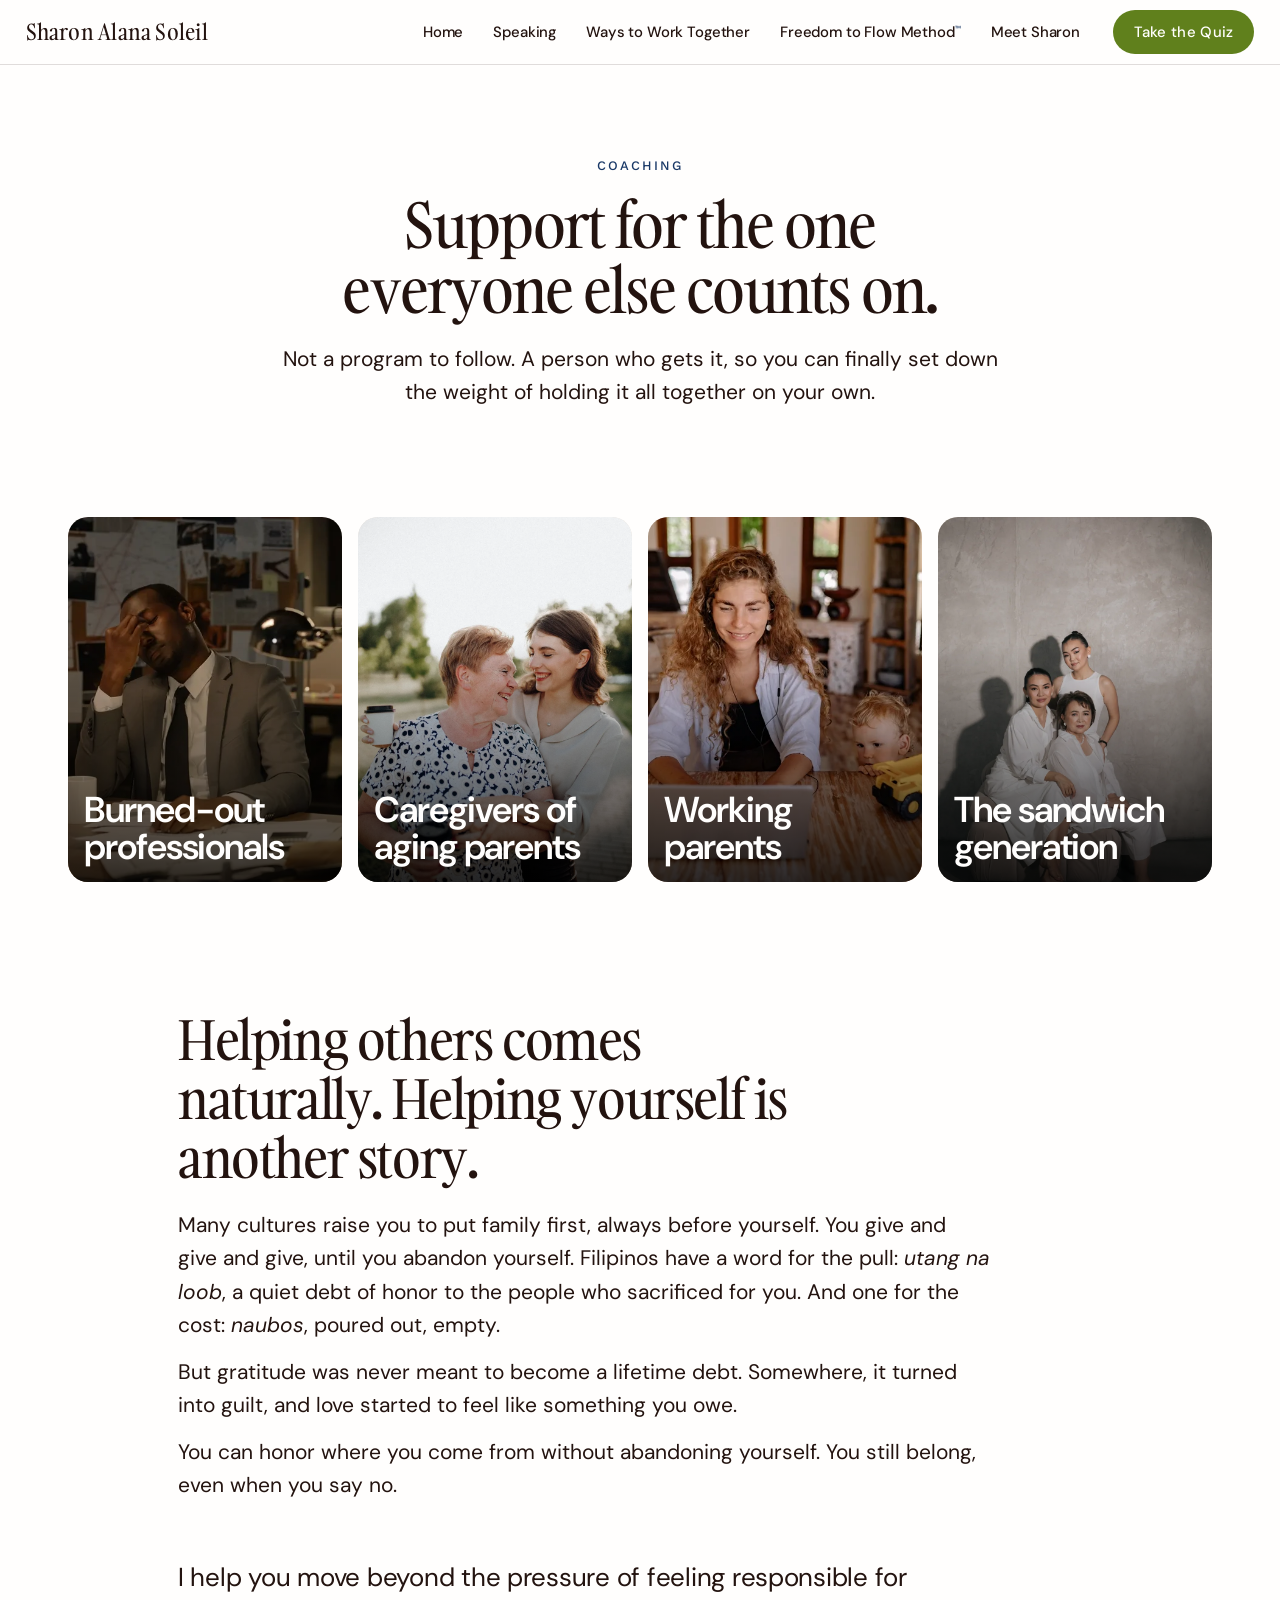
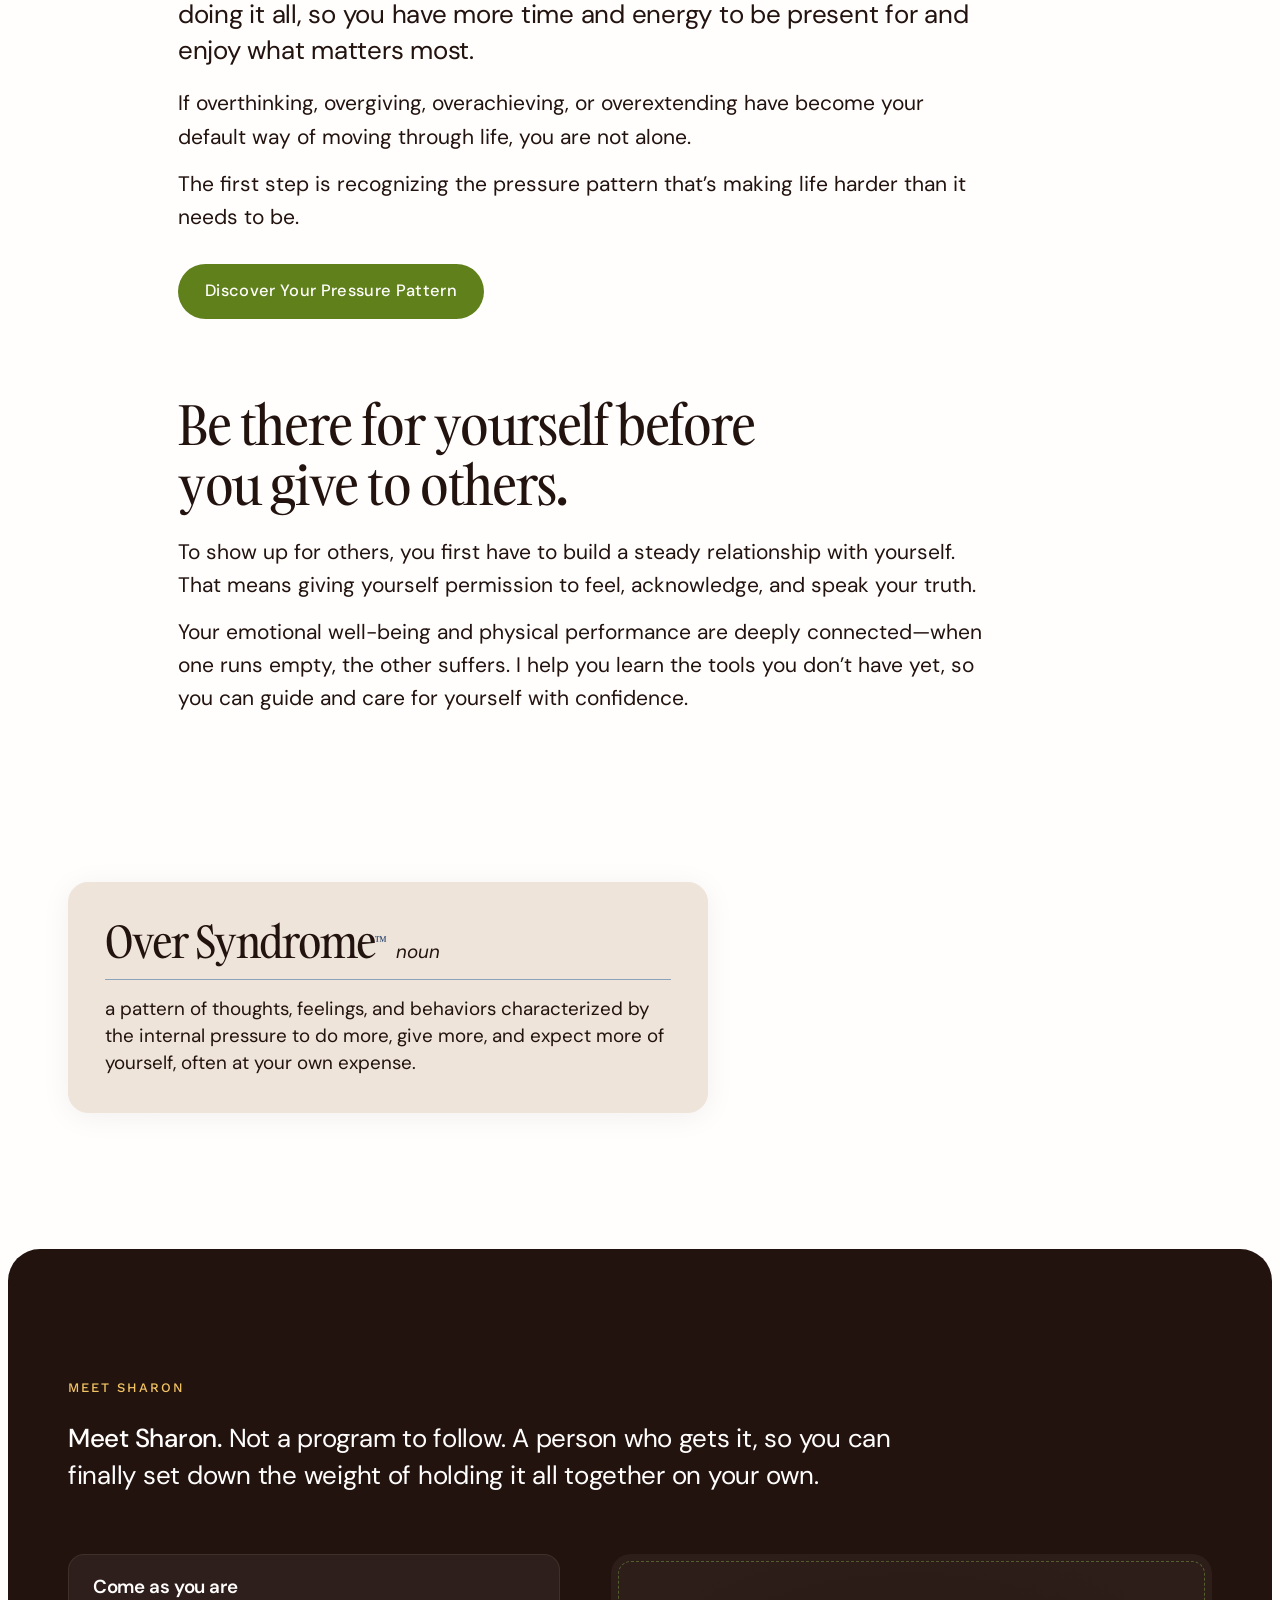
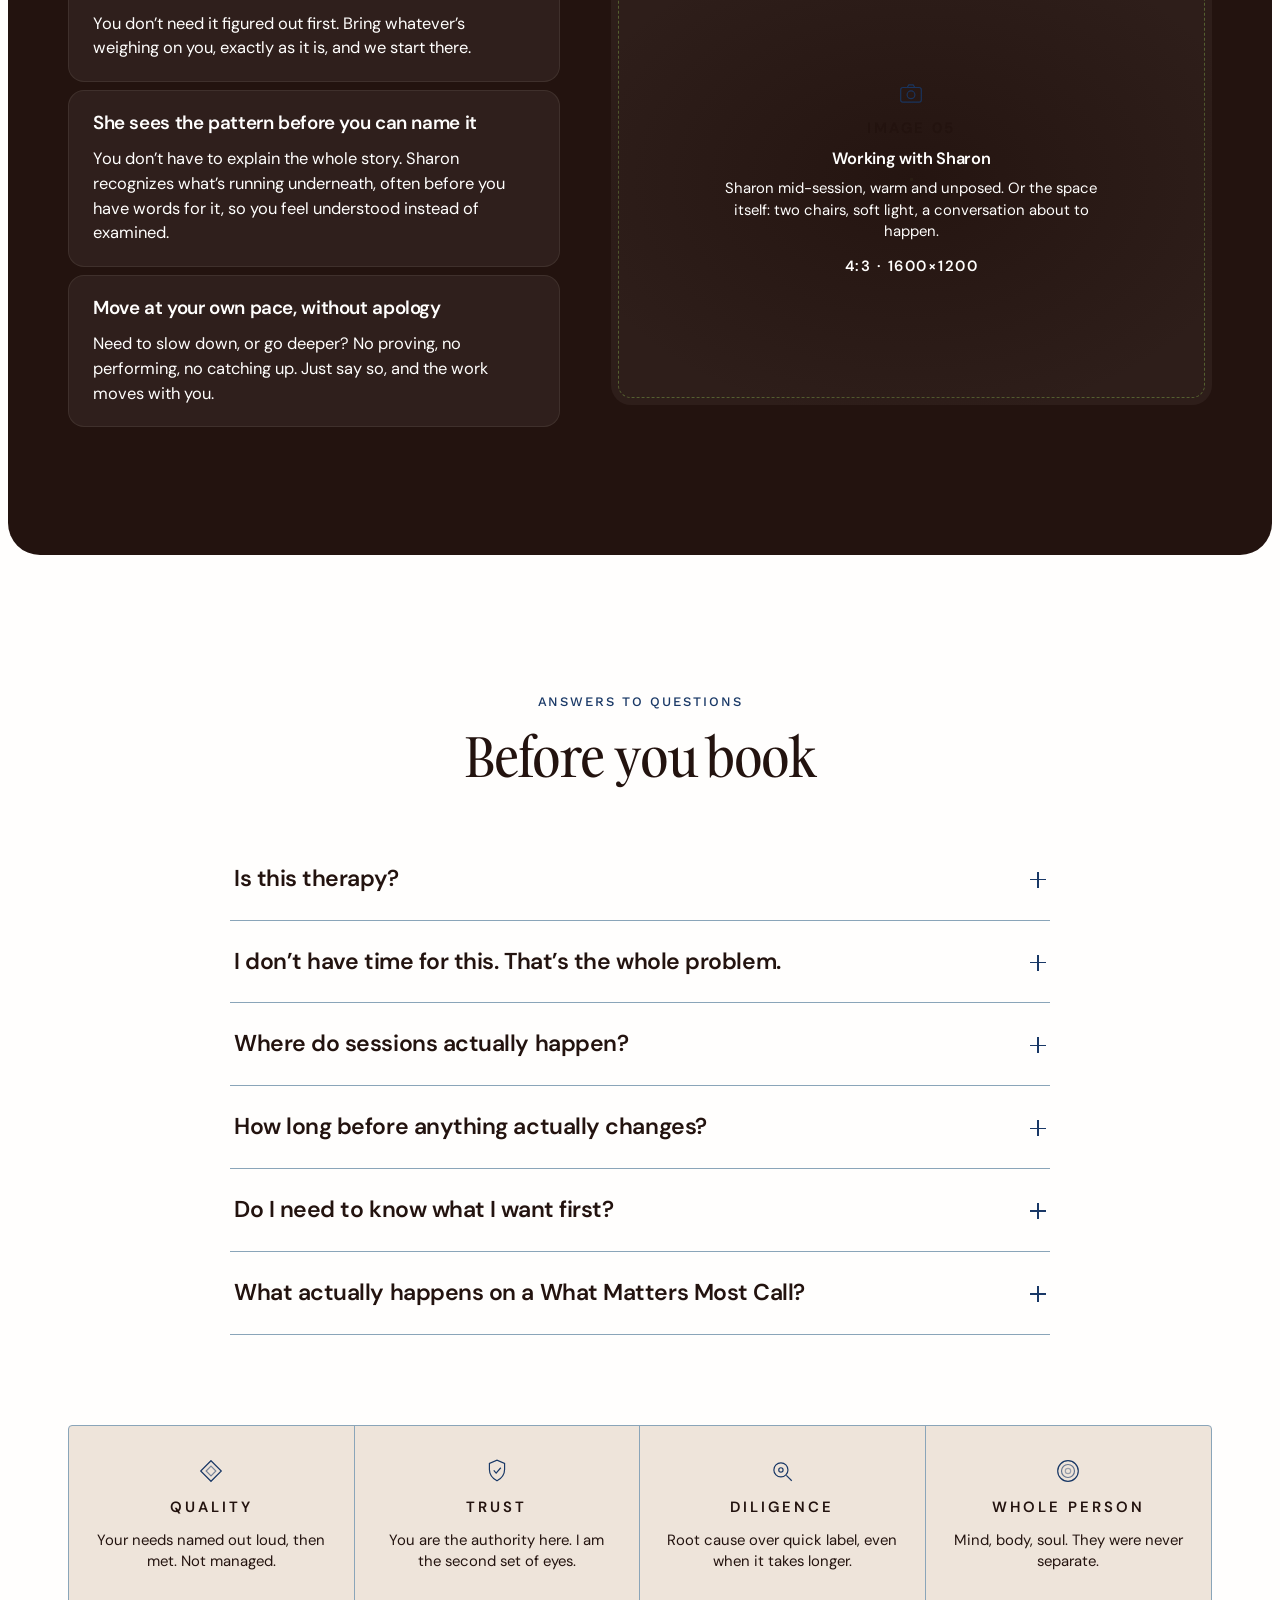
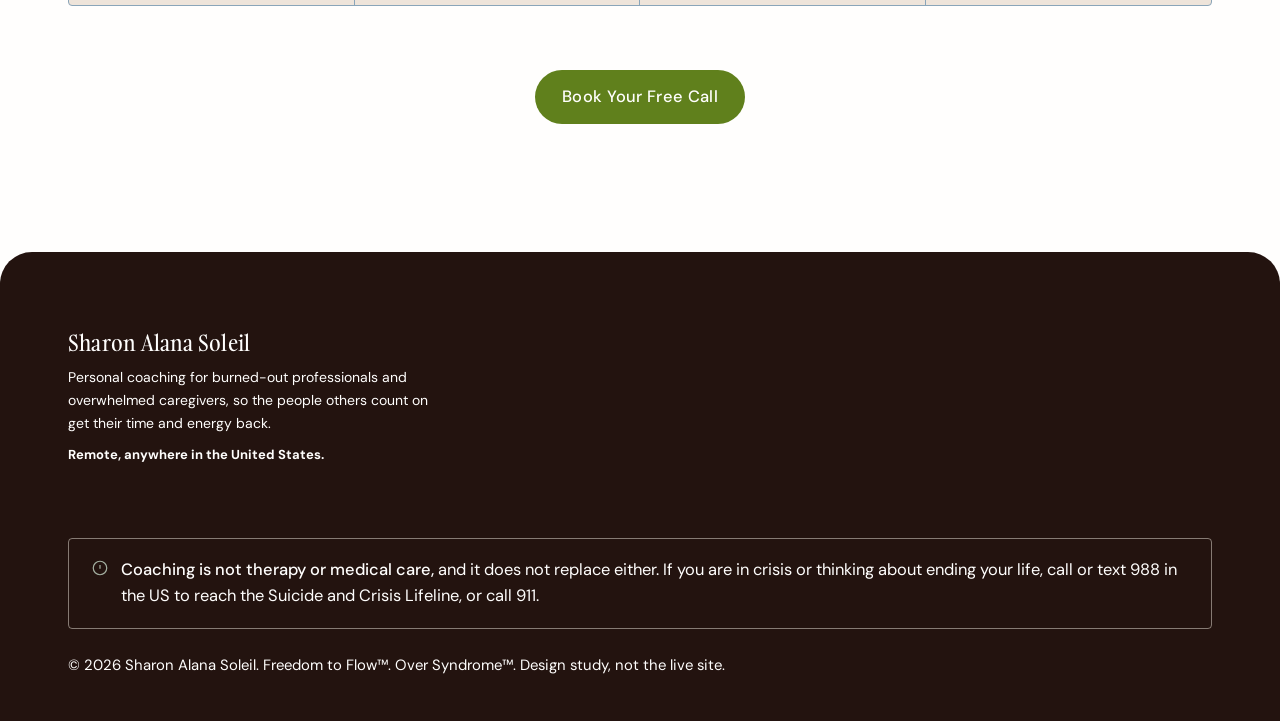
<file: coaching.html>
<!DOCTYPE html>
<html lang="en">
<head>
<meta charset="UTF-8">
<meta name="viewport" content="width=device-width, initial-scale=1.0">
<title>Coaching · Sharon Alana Soleil</title>
<link rel="preconnect" href="https://fonts.googleapis.com">
<link rel="preconnect" href="https://fonts.gstatic.com" crossorigin>
<link href="https://fonts.googleapis.com/css2?family=DM+Sans:ital,opsz,wght@0,9..40,400..700;1,9..40,400..700&amp;family=Work+Sans:wght@500&amp;display=swap" rel="stylesheet">
<link rel="stylesheet" href="styles.css?v=135">
</head>

<body>


<header>
  <div class="wrap nav">
    <a class="mark" href="index.html" style="text-decoration:none">Sharon Alana Soleil</a>
    <nav class="nav-links" id="navmenu" aria-label="Main">
      <a href="index.html">Home</a>
      <a href="speaking.html">Speaking</a>
      <a href="coaching.html" aria-current="page">Ways to Work Together</a>
      <a href="freedom-to-flow.html">Freedom to Flow Method<span class="tm">&trade;</span></a>
      <a href="about.html">Meet Sharon</a>
      <a class="btn nav-cta" href="over-syndrome-quiz.html">Take the Quiz</a>
    </nav>
    <div class="nav-right">
      <a class="btn" href="over-syndrome-quiz.html">Take the Quiz</a>
      <button class="nav-toggle" id="navtoggle" aria-expanded="false" aria-controls="navmenu" aria-label="Open menu">
        <span></span><span></span><span></span>
      </button>
    </div>
  </div>
</header>

<main id="main">

<!-- PAGE HERO -->
<section class="band band-cream q-hero">
  <div class="wrap">
    <p class="eyebrow">Coaching</p>
    <h1 class="q-h1" style="max-width:none">Support for the one <br class="brk">everyone else counts on.</h1>
    <p class="lead q-sub">Not a program to follow. A person who gets it, so you can finally set down the weight of holding it all together on your own.</p>
  </div>
</section>

<!-- WHO I WORK WITH -->
<section class="band band-cream" id="who" style="padding-top:0">
  <div class="wrap">
    <div class="persona-grid rv">
      <figure class="persona has-photo">
        <div class="ph has-img">
          <img src="assets/images/persona-burnout.webp" alt="Exhausted man in a grey suit sits alone at a paper-covered desk in a dimly lit office late at night, eyes closed and pinching the bridge of his nose" style="object-position:34% 50%">
        </div>
        <span class="persona-role">Burned-out professionals</span>
      </figure>
      <figure class="persona has-photo">
        <div class="ph has-img">
          <img src="assets/images/persona-caregiver.webp" alt="Young woman wraps her arms around an older woman from behind on a sunlit park path, both laughing and holding takeaway coffee cups">
        </div>
        <span class="persona-role">Caregivers of aging parents</span>
      </figure>
      <figure class="persona has-photo">
        <div class="ph has-img">
          <img src="assets/images/persona-parent.webp" alt="Woman in a headset smiles at her laptop at a wooden dining table while her toddler plays with a yellow toy truck beside her" style="object-position:58% 50%">
        </div>
        <span class="persona-role">Working parents</span>
      </figure>
      <figure class="persona has-photo">
        <div class="ph has-img">
          <img src="assets/images/persona-sandwich.webp" alt="Three generations of women dressed in white gather on a low couch against a soft grey wall, looking calmly toward the camera" style="object-position:center 40%">
        </div>
        <span class="persona-role">The sandwich generation</span>
      </figure>
    </div>
  </div>
</section>

<!-- HELPING OTHERS -->
<section class="band band-cream" style="padding-top:0">
  <div class="wrap recog rv">
    <h2 style="max-width:22ch">Helping others comes naturally. Helping yourself is another story.</h2>
    <p class="lead" style="margin-top:22px;max-width:58ch">Many cultures raise you to put family first, always before yourself. You give and give and give, until you abandon yourself. Filipinos have a word for the pull: <em>utang na loob</em>, a quiet debt of honor to the people who sacrificed for you. And one for the cost: <em>naubos</em>, poured out, empty.</p>
    <p class="lead" style="margin-top:14px;max-width:58ch">But gratitude was never meant to become a lifetime debt. Somewhere, it turned into guilt, and love started to feel like something you owe.</p>
    <p class="lead" style="margin-top:14px;max-width:58ch">You can honor where you come from without abandoning yourself. You still belong, even when you say no.</p>
    <p class="recog-state" style="margin-top:clamp(36px,4.5vw,56px)">I help you move beyond the pressure of feeling responsible for doing it all, <span style="color:#23130F">so you have more time and energy to be present for and enjoy what matters most.</span></p>
    <p class="lead" style="margin-top:18px;max-width:58ch">If overthinking, overgiving, overachieving, or overextending have become your default way of moving through life, you are not alone.</p>
    <p class="lead" style="margin-top:14px;max-width:58ch">The first step is recognizing the pressure pattern that&rsquo;s making life harder than it needs to be.</p>

    <div style="margin-top:30px">
      <a class="btn" href="over-syndrome-quiz.html">Discover Your Pressure Pattern</a>
    </div>

    <h2 style="margin-top:clamp(56px,6vw,84px);max-width:22ch">Be there for yourself before you give to others.</h2>
    <p class="lead" style="margin-top:22px;max-width:58ch">To show up for others, you first have to build a steady relationship with yourself. That means giving yourself permission to feel, acknowledge, and speak your truth.</p>
    <p class="lead" style="margin-top:14px;max-width:58ch">Your emotional well-being and physical performance are deeply connected&mdash;when one runs empty, the other suffers. I help you learn the tools you don&rsquo;t have yet, so you can guide and care for yourself with confidence.</p>
  </div>
</section>

<!-- OVER SYNDROME DEFINITION -->
<section class="band band-cream" style="padding-top:0">
  <div class="wrap">
    <div class="define compact rv">
      <div class="d-term">
        <h2 class="d-word">Over Syndrome<span class="tm">™</span></h2>
        <i>noun</i>
      </div>
      <p class="d-def">a pattern of thoughts, feelings, and behaviors characterized by the internal pressure to do more, give more, and expect more of yourself, often at your own expense.</p>
    </div>
  </div>
</section>

<!-- WORK TOGETHER -->
<section class="band band-work" id="ways">
  <div class="wrap">
    <div class="rv">
      <p class="eyebrow">Meet Sharon</p>
      <p class="work-state"><b>Meet Sharon.</b> Not a program to follow. A person who gets it, so you can finally set down the weight of holding it all together on your own.</p>
    </div>

    <div class="work-grid rv">
      <div class="work-menu">
        <div class="work-item">
          <h3>Come as you are</h3>
          <p>You don’t need it figured out first. Bring whatever’s weighing on you, exactly as it is, and we start there.</p>
        </div>
        <div class="work-item">
          <h3>She sees the pattern before you can name it</h3>
          <p>You don’t have to explain the whole story. Sharon recognizes what’s running underneath, often before you have words for it, so you feel understood instead of examined.</p>
        </div>
        <div class="work-item">
          <h3>Move at your own pace, without apology</h3>
          <p>Need to slow down, or go deeper? No proving, no performing, no catching up. Just say so, and the work moves with you.</p>
        </div>
      </div>

      <figure class="ph ph-dark" style="--ratio:4/3">
        <div class="ph-in">
          <svg viewBox="0 0 24 24" fill="none" aria-hidden="true"><rect x="2.5" y="6" width="19" height="13.5" rx="2" stroke="currentColor" stroke-width="1.1"/><path d="M8.5 6 10 3.5h4L15.5 6" stroke="currentColor" stroke-width="1.1"/><circle cx="12" cy="12.75" r="3.6" stroke="currentColor" stroke-width="1.1"/></svg>
          <span class="ph-tag">Image 05</span>
          <span class="ph-title">Working with Sharon</span>
          <span class="ph-note">Sharon mid-session, warm and unposed. Or the space itself: two chairs, soft light, a conversation about to happen.</span>
          <span class="ph-dim">4:3 · 1600×1200</span>
        </div>
      </figure>
    </div>
  </div>
</section>

<!-- ANSWERS -->
<section class="band band-cream" id="answers">
  <div class="wrap">
    <div class="narrow rv" style="text-align:center">
      <p class="eyebrow">Answers to questions</p>
      <h2 style="margin-top:14px">Before you book</h2>
    </div>
    <div class="faq rv">
      <details>
        <summary>Is this therapy?<span class="sign" aria-hidden="true"></span></summary>
        <div class="ans">No. <b>Coaching is not therapy or medical care</b>, and it doesn’t replace either. Coaching works forward from where you are. Therapy treats a condition. If what you bring me needs a clinician, I’ll say so in the first conversation and give you names.</div>
      </details>
      <details>
        <summary>I don’t have time for this. That’s the whole problem.<span class="sign" aria-hidden="true"></span></summary>
        <div class="ans">I know. That objection is the pattern talking, and it’s the reason the work is scoped the way it is. <b>The Power of Your Presence is three hours, once.</b> Not a standing commitment, not homework. If three hours is genuinely impossible, that’s worth saying out loud on the call, because it tells us both something.</div>
      </details>
      <details>
        <summary>Where do sessions actually happen?<span class="sign" aria-hidden="true"></span></summary>
        <div class="ans"><b>Remotely, wherever you are.</b> The Power of Your Presence, Your Present Paths, and The Real MVP all run over video, so where you live doesn’t decide whether we can work together. The only exception is Go With Your Flow Privé, which goes wherever you choose.</div>
      </details>
      <details>
        <summary>How long before anything actually changes?<span class="sign" aria-hidden="true"></span></summary>
        <div class="ans">Most people notice the pattern <b>inside the first session</b>, because naming it is most of it. Changing what you do about it takes longer, usually six to eight weeks of small experiments. Anyone promising faster is selling relief, not change.</div>
      </details>
      <details>
        <summary>Do I need to know what I want first?<span class="sign" aria-hidden="true"></span></summary>
        <div class="ans">No. Most people arrive knowing only that something is off. <b>That’s a fine place to start.</b> Finding the shape of it is the work, not the prerequisite for the work.</div>
      </details>
      <details>
        <summary>What actually happens on a What Matters Most Call?<span class="sign" aria-hidden="true"></span></summary>
        <div class="ans">Thirty minutes. You talk about where you are and what’s going on. I listen and ask. At the end we decide together whether this is aligned for both of us. <b>If I’m not the right person, I’ll tell you who is.</b></div>
      </details>
    </div>

    <div class="promise rv" style="margin-top:clamp(64px,7vw,96px)">
      <div>
        <svg width="26" height="26" viewBox="0 0 24 24" fill="none" aria-hidden="true"><path d="M12 2.5 21.5 12 12 21.5 2.5 12Z" stroke="currentColor" stroke-width="1.1"/><path d="M12 7.5 16.5 12 12 16.5 7.5 12Z" stroke="currentColor" stroke-width="1.1" opacity=".55"/></svg>
        <b>Quality</b>
        <span>Your needs named out loud, then met. Not managed.</span>
      </div>
      <div>
        <svg width="26" height="26" viewBox="0 0 24 24" fill="none" aria-hidden="true"><path d="M12 21c4.5-2.5 7-6 7-10.5V5l-7-3-7 3v5.5C5 15 7.5 18.5 12 21Z" stroke="currentColor" stroke-width="1.1"/><path d="M9 11.5 11.2 14 15.5 9" stroke="currentColor" stroke-width="1.1"/></svg>
        <b>Trust</b>
        <span>You are the authority here. I am the second set of eyes.</span>
      </div>
      <div>
        <svg width="26" height="26" viewBox="0 0 24 24" fill="none" aria-hidden="true"><circle cx="11" cy="11" r="6.5" stroke="currentColor" stroke-width="1.1"/><circle cx="11" cy="11" r="2" stroke="currentColor" stroke-width="1.1"/><path d="m16 16 5 5" stroke="currentColor" stroke-width="1.1"/></svg>
        <b>Diligence</b>
        <span>Root cause over quick label, even when it takes longer.</span>
      </div>
      <div>
        <svg width="26" height="26" viewBox="0 0 24 24" fill="none" aria-hidden="true"><circle cx="12" cy="12" r="9.5" stroke="currentColor" stroke-width="1.1"/><circle cx="12" cy="12" r="6" stroke="currentColor" stroke-width="1.1" opacity=".65"/><circle cx="12" cy="12" r="2.5" stroke="currentColor" stroke-width="1.1" opacity=".4"/></svg>
        <b>Whole person</b>
        <span>Mind, body, soul. They were never separate.</span>
      </div>
    </div>

    <div class="rv" style="text-align:center;margin-top:clamp(48px,5vw,72px)">
      <a class="btn" href="index.html#call">Book Your Free Call</a>
    </div>
  </div>
</section>

</main>

<!-- FOOTER -->
<footer>
  <div class="wrap foot-grid">
    <div class="foot-brand">
      <a class="mark" href="index.html" style="text-decoration:none;color:var(--cream)">Sharon Alana Soleil</a>
      <p style="font-size:14px;margin-top:12px;max-width:36ch">Personal coaching for burned-out professionals and overwhelmed caregivers, so the people others count on get their time and energy back.</p>
      <p style="font-size:13px;margin-top:10px"><b style="color:var(--cream)">Remote, anywhere in the United States.</b></p>
    </div>
    <div class="note-box">
      <svg width="18" height="18" viewBox="0 0 24 24" fill="none" stroke="#a4b0a1" stroke-width="1.6" aria-hidden="true" style="flex:none;margin-top:2px"><circle cx="12" cy="12" r="9"/><path d="M12 8v5"/><path d="M12 16.5v.01"/></svg>
      <div><b>Coaching is not therapy or medical care,</b> and it does not replace either. If you are in crisis or thinking about ending your life, call or text 988 in the US to reach the Suicide and Crisis Lifeline, or call 911.</div>
    </div>
  </div>
  <p class="fine wrap">© 2026 Sharon Alana Soleil. Freedom to Flow™. Over Syndrome™. Design study, not the live site.</p>
</footer>

<script src="script.js"></script>
</body>
</html>
</file>
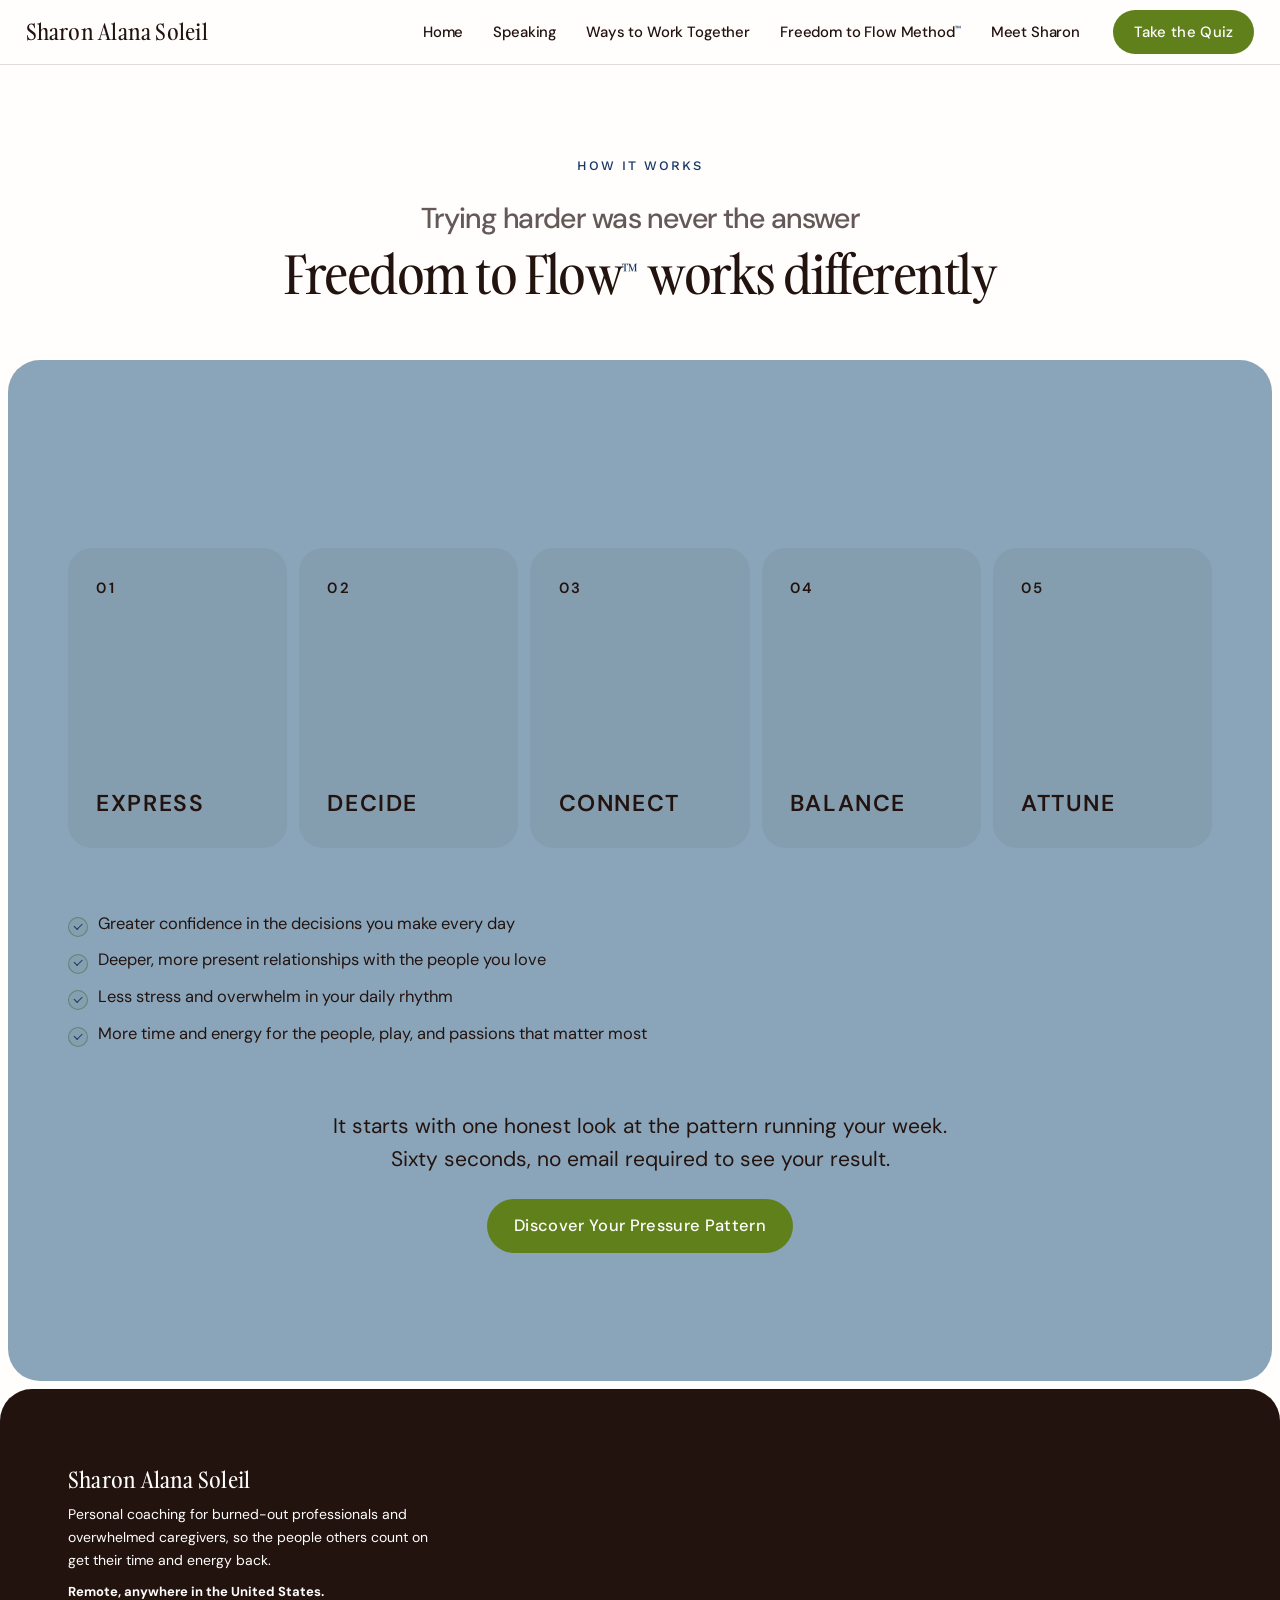
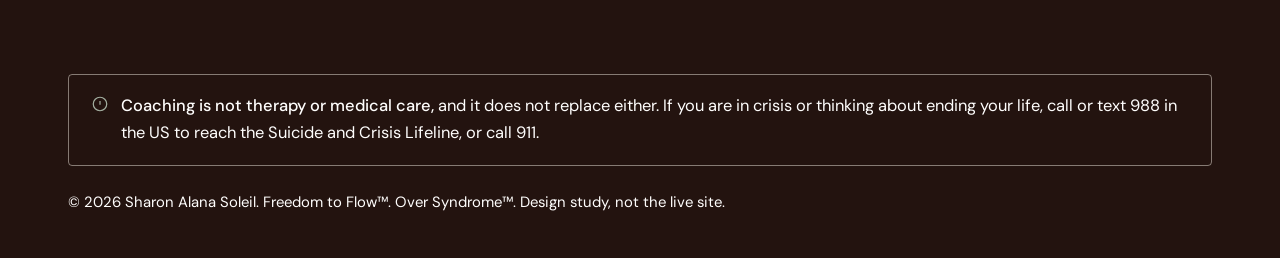
<file: freedom-to-flow.html>
<!DOCTYPE html>
<html lang="en">
<head>
<meta charset="UTF-8">
<meta name="viewport" content="width=device-width, initial-scale=1.0">
<title>Freedom to Flow™ · Sharon Alana Soleil</title>
<link rel="preconnect" href="https://fonts.googleapis.com">
<link rel="preconnect" href="https://fonts.gstatic.com" crossorigin>
<link href="https://fonts.googleapis.com/css2?family=DM+Sans:ital,opsz,wght@0,9..40,400..700;1,9..40,400..700&amp;family=Work+Sans:wght@500&amp;display=swap" rel="stylesheet">
<link rel="stylesheet" href="styles.css?v=135">
</head>

<body>


<header>
  <div class="wrap nav">
    <a class="mark" href="index.html" style="text-decoration:none">Sharon Alana Soleil</a>
    <nav class="nav-links" id="navmenu" aria-label="Main">
      <a href="index.html">Home</a>
      <a href="speaking.html">Speaking</a>
      <a href="coaching.html">Ways to Work Together</a>
      <a href="freedom-to-flow.html" aria-current="page">Freedom to Flow Method<span class="tm">&trade;</span></a>
      <a href="about.html">Meet Sharon</a>
      <a class="btn nav-cta" href="over-syndrome-quiz.html">Take the Quiz</a>
    </nav>
    <div class="nav-right">
      <a class="btn" href="over-syndrome-quiz.html">Take the Quiz</a>
      <button class="nav-toggle" id="navtoggle" aria-expanded="false" aria-controls="navmenu" aria-label="Open menu">
        <span></span><span></span><span></span>
      </button>
    </div>
  </div>
</header>

<main id="main">

<!-- PAGE HERO -->
<section class="band band-cream q-hero">
  <div class="wrap">
    <p class="eyebrow">How it works</p>
    <p class="diff-head" style="margin-top:26px">Trying harder was never the answer</p>
    <h1 class="diff-title"><span class="brand">Freedom to Flow<span class="tm">™</span></span> works differently</h1>
  </div>
</section>

<!-- THE METHOD -->
<section class="band band-jade" id="method">
  <div class="wrap">
    <div class="grid5 rv">
      <div class="dcard">
        <span class="step-n">01</span>
        <div><h3 class="step-word">Express</h3></div>
      </div>
      <div class="dcard">
        <span class="step-n">02</span>
        <div><h3 class="step-word">Decide</h3></div>
      </div>
      <div class="dcard">
        <span class="step-n">03</span>
        <div><h3 class="step-word">Connect</h3></div>
      </div>
      <div class="dcard">
        <span class="step-n">04</span>
        <div><h3 class="step-word">Balance</h3></div>
      </div>
      <div class="dcard">
        <span class="step-n">05</span>
        <div><h3 class="step-word">Attune</h3></div>
      </div>
    </div>

    <ul class="win-list win-list-light rv" style="margin-top:clamp(48px,5vw,72px)">
      <li>Greater confidence in the decisions you make every day</li>
      <li>Deeper, more present relationships with the people you love</li>
      <li>Less stress and overwhelm in your daily rhythm</li>
      <li>More time and energy for the people, play, and passions that matter most</li>
    </ul>

    <div class="rv" style="text-align:center;margin-top:clamp(48px,5vw,72px)">
      <p class="lead" style="max-width:44ch;margin:0 auto 22px">It starts with one honest look at the pattern running your week. Sixty seconds, no email required to see your result.</p>
      <a class="btn" href="over-syndrome-quiz.html">Discover Your Pressure Pattern</a>
    </div>
  </div>
</section>

</main>

<!-- FOOTER -->
<footer>
  <div class="wrap foot-grid">
    <div class="foot-brand">
      <a class="mark" href="index.html" style="text-decoration:none;color:var(--cream)">Sharon Alana Soleil</a>
      <p style="font-size:14px;margin-top:12px;max-width:36ch">Personal coaching for burned-out professionals and overwhelmed caregivers, so the people others count on get their time and energy back.</p>
      <p style="font-size:13px;margin-top:10px"><b style="color:var(--cream)">Remote, anywhere in the United States.</b></p>
    </div>
    <div class="note-box">
      <svg width="18" height="18" viewBox="0 0 24 24" fill="none" stroke="#a4b0a1" stroke-width="1.6" aria-hidden="true" style="flex:none;margin-top:2px"><circle cx="12" cy="12" r="9"/><path d="M12 8v5"/><path d="M12 16.5v.01"/></svg>
      <div><b>Coaching is not therapy or medical care,</b> and it does not replace either. If you are in crisis or thinking about ending your life, call or text 988 in the US to reach the Suicide and Crisis Lifeline, or call 911.</div>
    </div>
  </div>
  <p class="fine wrap">© 2026 Sharon Alana Soleil. Freedom to Flow™. Over Syndrome™. Design study, not the live site.</p>
</footer>

<script src="script.js"></script>
</body>
</html>
</file>
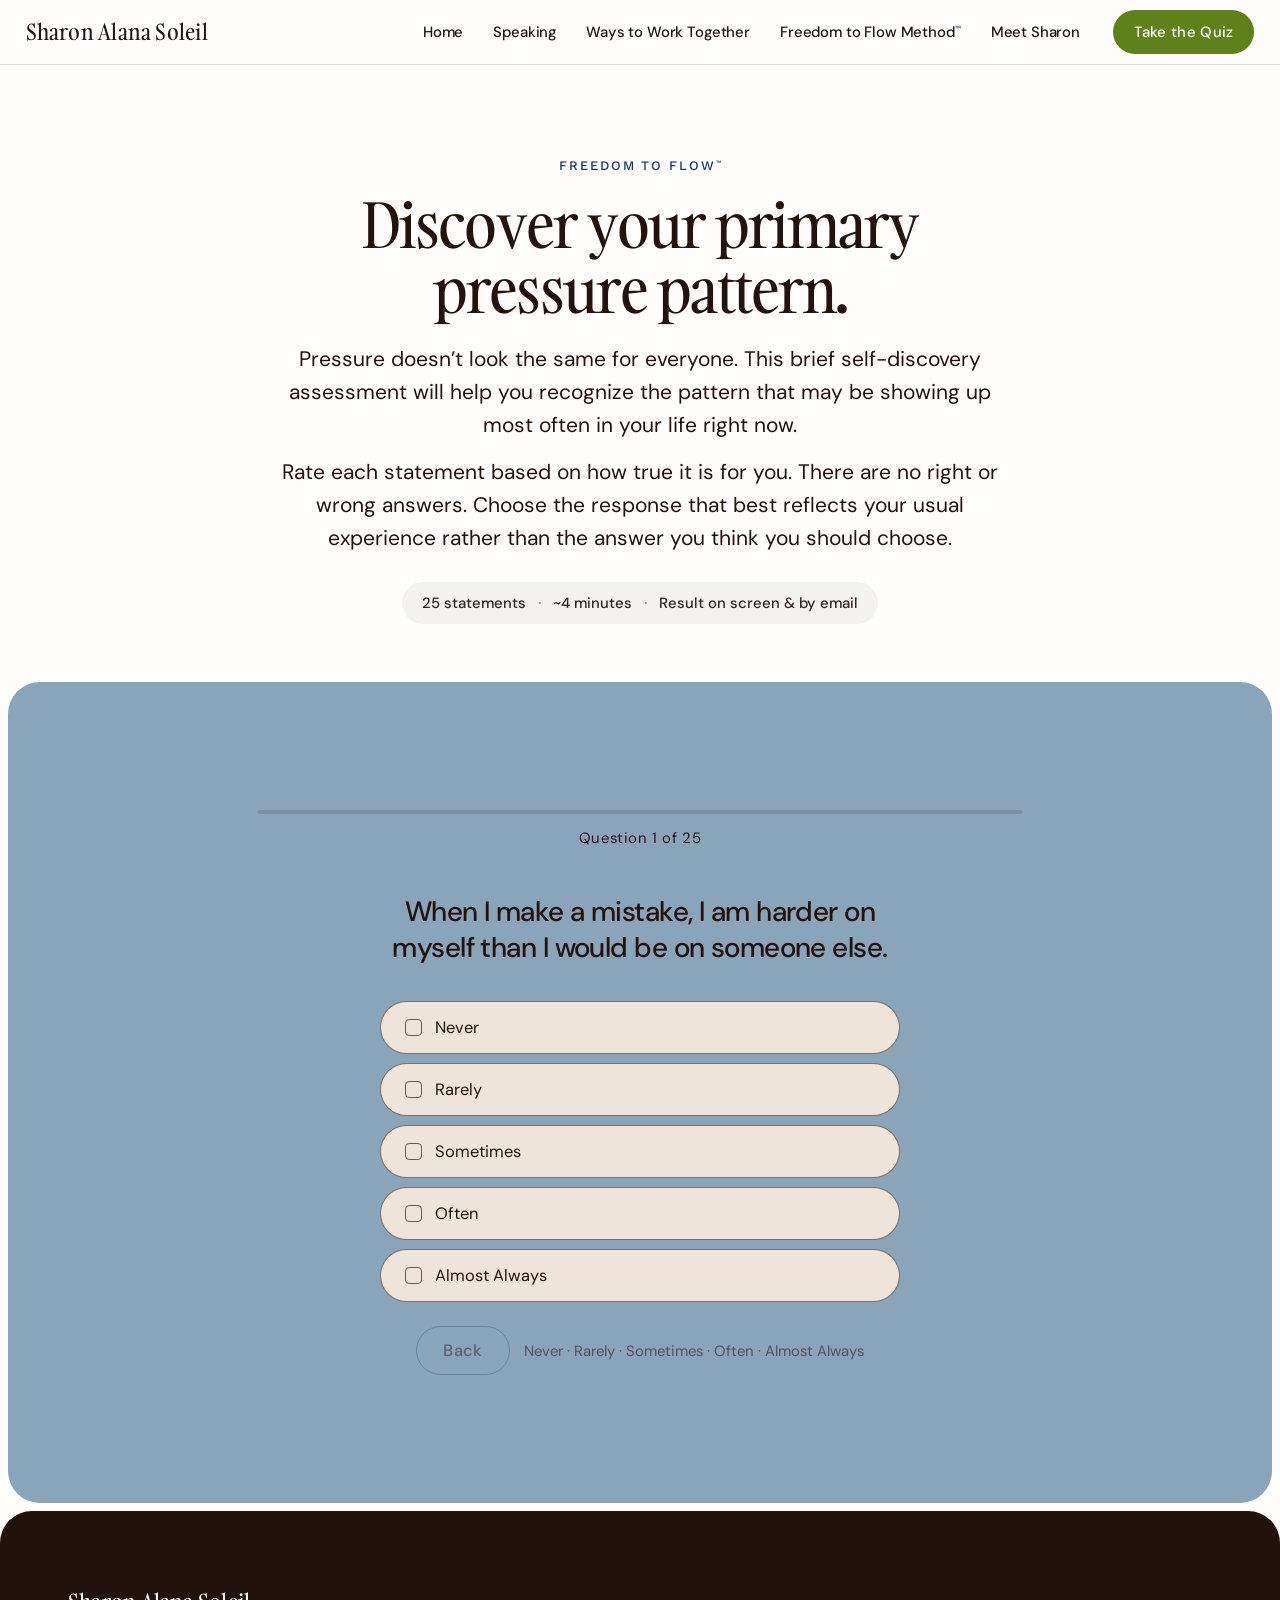
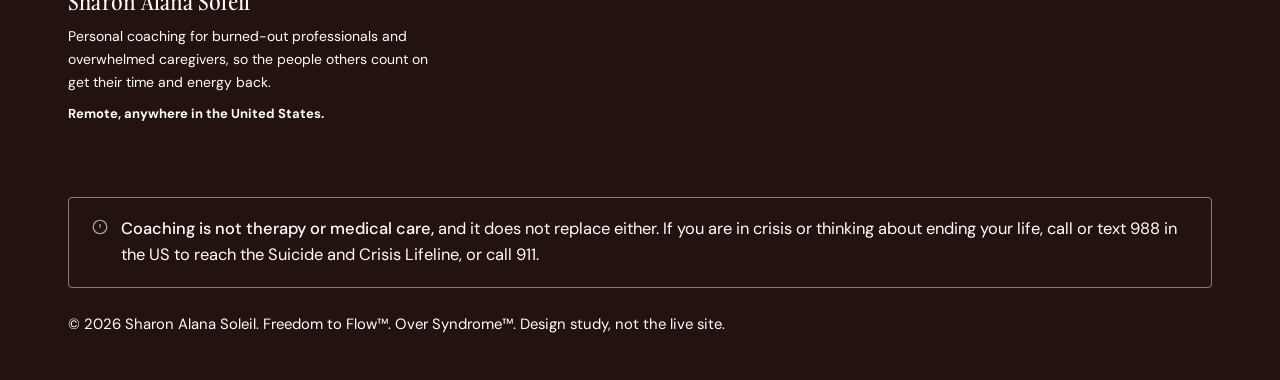
<file: over-syndrome-quiz.html>
<!DOCTYPE html>
<html lang="en">
<head>
<meta charset="UTF-8">
<meta name="viewport" content="width=device-width, initial-scale=1.0">
<title>Over Syndrome Quiz</title>
<link rel="preconnect" href="https://fonts.googleapis.com">
<link rel="preconnect" href="https://fonts.gstatic.com" crossorigin>
<link href="https://fonts.googleapis.com/css2?family=DM+Sans:ital,opsz,wght@0,9..40,400..700;1,9..40,400..700&amp;family=Work+Sans:wght@500&amp;display=swap" rel="stylesheet">
<link rel="stylesheet" href="styles.css?v=135">
</head>

<body>


<header>
  <div class="wrap nav">
    <a class="mark" href="index.html" style="text-decoration:none">Sharon Alana Soleil</a>
    <nav class="nav-links" id="navmenu" aria-label="Main">
      <a href="index.html">Home</a>
      <a href="speaking.html">Speaking</a>
      <a href="coaching.html">Ways to Work Together</a>
      <a href="freedom-to-flow.html">Freedom to Flow Method<span class="tm">&trade;</span></a>
      <a href="about.html">Meet Sharon</a>
      <a class="btn nav-cta" href="over-syndrome-quiz.html">Take the Quiz</a>
    </nav>
    <div class="nav-right">
      <a class="btn" href="#assess" aria-current="page">Take the Quiz</a>
      <button class="nav-toggle" id="navtoggle" aria-expanded="false" aria-controls="navmenu" aria-label="Open menu">
        <span></span><span></span><span></span>
      </button>
    </div>
  </div>
</header>

<main id="main">

<!-- QUIZ HERO -->
<section class="band band-cream q-hero">
  <div class="wrap">
    <p class="eyebrow">Freedom to Flow<span class="tm">™</span></p>
    <h1 class="q-h1">Discover your primary <br class="brk">pressure pattern.</h1>
    <p class="lead q-sub">Pressure doesn’t look the same for everyone. This brief self-discovery assessment will help you recognize the pattern that may be showing up most often in your life right now.</p>
    <p class="lead q-sub" style="margin-top:14px">Rate each statement based on how true it is for you. There are no right or wrong answers. Choose the response that best reflects your usual experience rather than the answer you think you should choose.</p>
    <div class="q-meta">
      <span>25 statements</span><i aria-hidden="true">·</i><span>~4 minutes</span><i aria-hidden="true">·</i><span>Result on screen &amp; by email</span>
    </div>
  </div>
</section>

<!-- QUIZ -->
<section class="band band-jade" id="assess">
  <div class="wrap finder">

    <div class="qprog" aria-hidden="true"><span id="qbar"></span></div>
    <p class="qcount" id="qcount" role="status" aria-live="polite">Question 1 of 25</p>

    <!-- statements, one at a time -->
    <div class="qstep" id="step-q">
      <p class="qtext" id="qtext"></p>
      <div class="qopts" id="qopts" role="radiogroup" aria-labelledby="qtext"></div>
      <div class="qnav">
        <button class="btn btn-ghost" id="qback" type="button">Back</button>
        <span class="note">Never · Rarely · Sometimes · Often · Almost Always</span>
      </div>
    </div>

    <!-- tie-breaker: only the tied patterns appear here -->
    <div class="qstep" id="step-tie" hidden>
      <p class="qtext">Your answers point to more than one pressure pattern. Which of these feels most like the pressure you experience most often right now?</p>
      <div class="qopts" id="tieopts" role="radiogroup" aria-label="Tied pressure patterns"></div>
    </div>

    <!-- contact, immediately before the result -->
    <div class="qstep" id="step-contact" hidden>
      <div class="q-capture">
        <p class="q-cap-head">Your result is ready.</p>
        <p class="q-cap-sub">Tell us where to send the full breakdown, and your pattern appears on the next screen.</p>
        <form id="qform" novalidate>
          <div class="q-cap-row">
            <input type="text" id="qname" placeholder="First name" aria-label="First name" autocomplete="given-name" required>
            <input type="email" id="qemail" placeholder="you@example.com" aria-label="Email address" autocomplete="email" required>
            <button class="btn" type="submit">Show my pattern</button>
          </div>
          <span class="note" id="qnote" role="status" aria-live="polite"></span>
        </form>
      </div>
    </div>

    <!-- result -->
    <div class="qstep answer show" id="step-result" hidden aria-live="polite">
      <p class="eyebrow" id="r-hello"></p>
      <h3 id="r-name"></h3>
      <p class="pull" id="r-pressure"></p>
      <p id="r-body"></p>
      <p class="cost" id="r-shift"></p>

      <ul class="rscores" id="r-scores"></ul>
      <p class="note" id="r-tie" hidden></p>

      <p class="note" style="margin-top:18px">A pressure pattern is not your identity, and it is not a diagnosis. It is a protective pattern that developed over time, and it can change.</p>

      <div class="foot">
        <a class="btn btn-ghost" href="index.html#call">Book Your Free Call</a>
        <span class="note" id="r-note"></span>
      </div>
    </div>
  </div>
</section>

</main>

<!-- FOOTER -->
<footer>
  <div class="wrap foot-grid">
    <div class="foot-brand">
      <a class="mark" href="index.html" style="text-decoration:none;color:var(--cream)">Sharon Alana Soleil</a>
      <p style="font-size:14px;margin-top:12px;max-width:36ch">Personal coaching for burned-out professionals and overwhelmed caregivers, so the people others count on get their time and energy back.</p>
      <p style="font-size:13px;margin-top:10px"><b style="color:var(--cream)">Remote, anywhere in the United States.</b></p>
    </div>
    <div class="note-box">
      <svg width="18" height="18" viewBox="0 0 24 24" fill="none" stroke="#a4b0a1" stroke-width="1.6" aria-hidden="true" style="flex:none;margin-top:2px"><circle cx="12" cy="12" r="9"/><path d="M12 8v5"/><path d="M12 16.5v.01"/></svg>
      <div><b>Coaching is not therapy or medical care,</b> and it does not replace either. If you are in crisis or thinking about ending your life, call or text 988 in the US to reach the Suicide and Crisis Lifeline, or call 911.</div>
    </div>
  </div>
  <p class="fine wrap">© 2026 Sharon Alana Soleil. Freedom to Flow™. Over Syndrome™. Design study, not the live site.</p>
</footer>

<script src="script.js"></script>
<script src="quiz.js"></script>
</body>
</html>
</file>
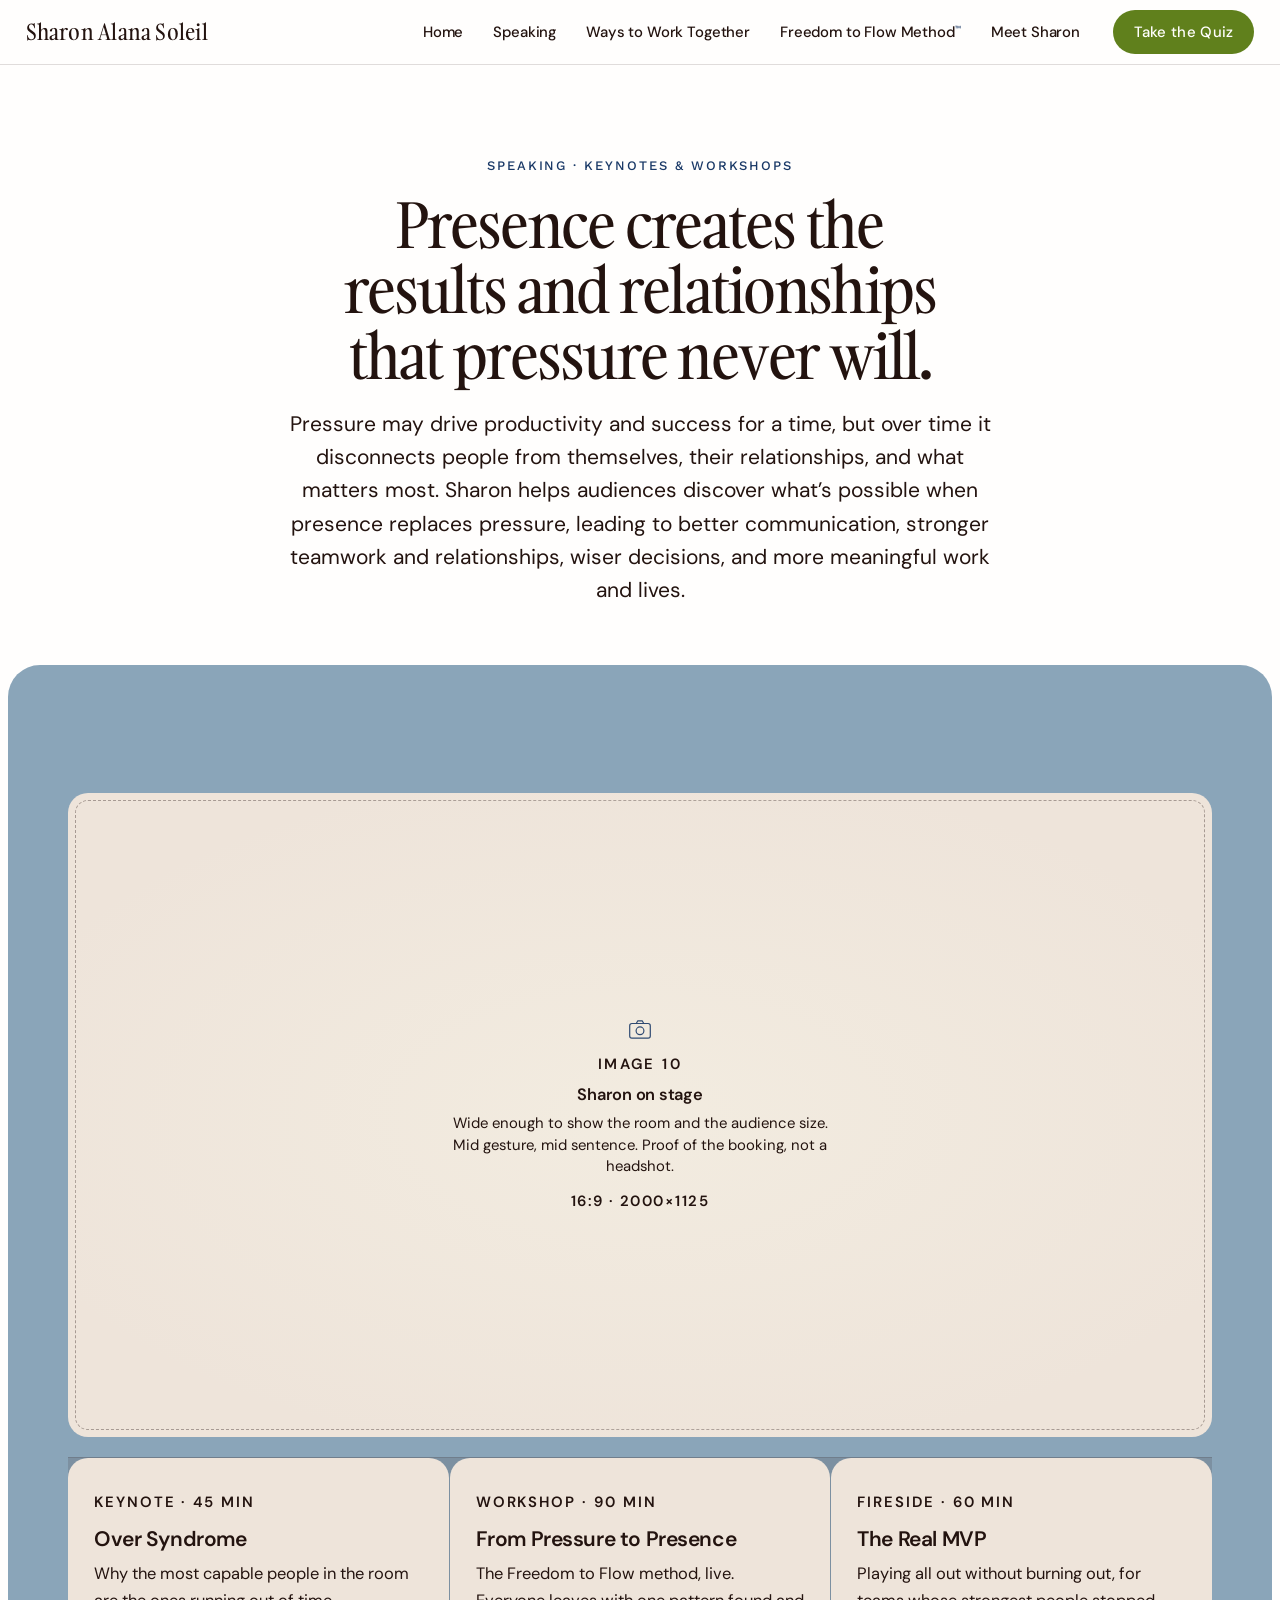
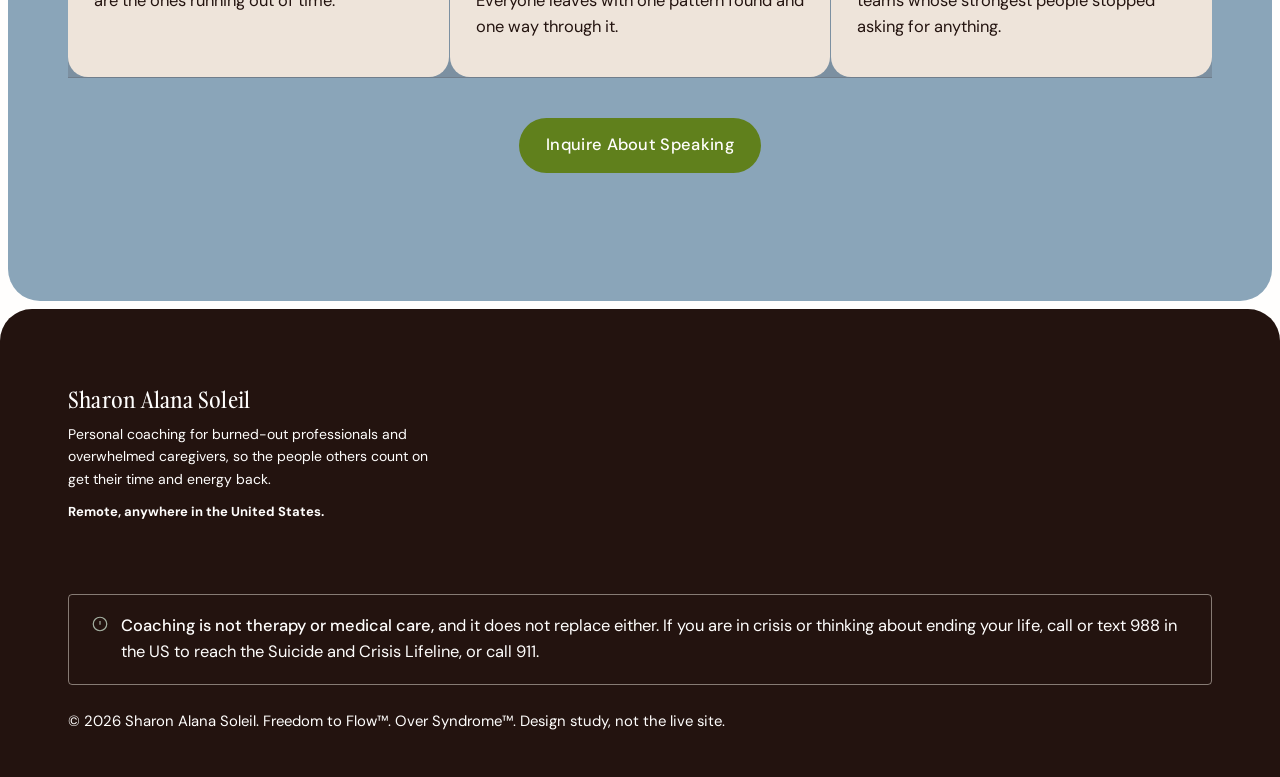
<file: speaking.html>
<!DOCTYPE html>
<html lang="en">
<head>
<meta charset="UTF-8">
<meta name="viewport" content="width=device-width, initial-scale=1.0">
<title>Speaking · Sharon Alana Soleil</title>
<link rel="preconnect" href="https://fonts.googleapis.com">
<link rel="preconnect" href="https://fonts.gstatic.com" crossorigin>
<link href="https://fonts.googleapis.com/css2?family=DM+Sans:ital,opsz,wght@0,9..40,400..700;1,9..40,400..700&amp;family=Work+Sans:wght@500&amp;display=swap" rel="stylesheet">
<link rel="stylesheet" href="styles.css?v=135">
</head>

<body>


<header>
  <div class="wrap nav">
    <a class="mark" href="index.html" style="text-decoration:none">Sharon Alana Soleil</a>
    <nav class="nav-links" id="navmenu" aria-label="Main">
      <a href="index.html">Home</a>
      <a href="speaking.html" aria-current="page">Speaking</a>
      <a href="coaching.html">Ways to Work Together</a>
      <a href="freedom-to-flow.html">Freedom to Flow Method<span class="tm">&trade;</span></a>
      <a href="about.html">Meet Sharon</a>
      <a class="btn nav-cta" href="over-syndrome-quiz.html">Take the Quiz</a>
    </nav>
    <div class="nav-right">
      <a class="btn" href="over-syndrome-quiz.html">Take the Quiz</a>
      <button class="nav-toggle" id="navtoggle" aria-expanded="false" aria-controls="navmenu" aria-label="Open menu">
        <span></span><span></span><span></span>
      </button>
    </div>
  </div>
</header>

<main id="main">

<!-- PAGE HERO -->
<section class="band band-cream q-hero">
  <div class="wrap">
    <p class="eyebrow">Speaking · keynotes &amp; workshops</p>
    <h1 class="q-h1">Presence creates the results and relationships that pressure never will.</h1>
    <p class="lead q-sub">Pressure may drive productivity and success for a time, but over time it disconnects people from themselves, their relationships, and what matters most. Sharon helps audiences discover what’s possible when presence replaces pressure, leading to better communication, stronger teamwork and relationships, wiser decisions, and more meaningful work and lives.</p>
  </div>
</section>

<!-- TALKS -->
<section class="band band-jade" id="talks">
  <div class="wrap">
    <figure class="ph rv" style="--ratio:16/9">
      <div class="ph-in">
        <svg viewBox="0 0 24 24" fill="none" aria-hidden="true"><rect x="2.5" y="6" width="19" height="13.5" rx="2" stroke="currentColor" stroke-width="1.1"/><path d="M8.5 6 10 3.5h4L15.5 6" stroke="currentColor" stroke-width="1.1"/><circle cx="12" cy="12.75" r="3.6" stroke="currentColor" stroke-width="1.1"/></svg>
        <span class="ph-tag">Image 10</span>
        <span class="ph-title">Sharon on stage</span>
        <span class="ph-note">Wide enough to show the room and the audience size. Mid gesture, mid sentence. Proof of the booking, not a headshot.</span>
        <span class="ph-dim">16:9 · 2000×1125</span>
      </div>
    </figure>

    <div class="talks rv" style="margin-top:20px">
      <div class="talk">
        <div class="kicker">Keynote · 45 min</div>
        <h3>Over Syndrome</h3>
        <p>Why the most capable people in the room are the ones running out of time.</p>
      </div>
      <div class="talk">
        <div class="kicker">Workshop · 90 min</div>
        <h3>From Pressure to Presence</h3>
        <p>The Freedom to Flow method, live. Everyone leaves with one pattern found and one way through it.</p>
      </div>
      <div class="talk">
        <div class="kicker">Fireside · 60 min</div>
        <h3>The Real MVP</h3>
        <p>Playing all out without burning out, for teams whose strongest people stopped asking for anything.</p>
      </div>
    </div>
    <div class="rv" style="text-align:center;margin-top:40px">
      <a class="btn btn-light" href="index.html#call">Inquire About Speaking</a>
    </div>
  </div>
</section>

</main>

<!-- FOOTER -->
<footer>
  <div class="wrap foot-grid">
    <div class="foot-brand">
      <a class="mark" href="index.html" style="text-decoration:none;color:var(--cream)">Sharon Alana Soleil</a>
      <p style="font-size:14px;margin-top:12px;max-width:36ch">Personal coaching for burned-out professionals and overwhelmed caregivers, so the people others count on get their time and energy back.</p>
      <p style="font-size:13px;margin-top:10px"><b style="color:var(--cream)">Remote, anywhere in the United States.</b></p>
    </div>
    <div class="note-box">
      <svg width="18" height="18" viewBox="0 0 24 24" fill="none" stroke="#a4b0a1" stroke-width="1.6" aria-hidden="true" style="flex:none;margin-top:2px"><circle cx="12" cy="12" r="9"/><path d="M12 8v5"/><path d="M12 16.5v.01"/></svg>
      <div><b>Coaching is not therapy or medical care,</b> and it does not replace either. If you are in crisis or thinking about ending your life, call or text 988 in the US to reach the Suicide and Crisis Lifeline, or call 911.</div>
    </div>
  </div>
  <p class="fine wrap">© 2026 Sharon Alana Soleil. Freedom to Flow™. Over Syndrome™. Design study, not the live site.</p>
</footer>

<script src="script.js"></script>
</body>
</html>
</file>
<file: styles.css>
@import url('https://fonts.googleapis.com/css2?family=DM+Sans:ital,opsz,wght@0,9..40,400..700;1,9..40,400..700&family=Work+Sans:wght@500&display=swap');

/* Gambarino, self-hosted from assets/fonts. One weight, no italic cut. */
@font-face{
  font-family:'Gambarino';
  src:url('assets/fonts/Gambarino-Regular.woff2') format('woff2'),
      url('assets/fonts/Gambarino-Regular.woff') format('woff');
  font-weight:400;
  font-style:normal;
  font-display:swap;
}

:root{
  /* The client palette. Eight grounds, and only the pairings on the chart go on
     them. Where a role had a choice, it takes the strongest approved pair, so body
     copy stays at 7:1 wherever the palette allows it. */
  --white:#FFFEFD;          /* the main ground */
  --off-white:#EEE4DA;      /* the tan, now a second ground for cards and bands */
  --dark-blue:#193866;
  --light-blue:#8AA5B9;
  --dark-brown:#23130F;
  --green:#6E8A3F;          /* primary green. Only above 24px on the white and the tan */
  --yellow:#F2C464;
  --dark-green:#304F30;

  /* roles, mapped onto those eight */
  --cream:var(--white);            /* the page ground, and type on the dark grounds:
                                      17.8:1 on the brown, 11.59 on the blue, 9.12 on
                                      the dark green - each about a quarter stronger
                                      than the tan it replaces */
  --paper:var(--off-white);        /* cards and panels, so they lift off the white */
  --ink:var(--dark-brown);         /* body copy on the white. 17.8:1 */
  --heading:var(--dark-brown);
  --dark:var(--dark-brown);        /* the deep ground: footer, photo bands, band-work */
  --soft:var(--dark-blue);         /* eyebrows, links and rules on the white. 11.59:1 */
  --jade:var(--dark-blue);
  --terra:var(--dark-blue);
  --palm:var(--green);             /* rules and marks only: 3.88:1 on the white,
                                      which the chart flags even above 24px */
  --gold:var(--yellow);
  --on-dark:var(--yellow);
  /* the pill runs a shade deeper than the chart's primary green so it can carry the
     white: #6E8A3F holds white at only 3.88:1, this holds it at 4.53. That is AA for
     normal text but not the 7:1 the rest of the site keeps, and the margin over the
     4.5 floor is three hundredths - it is as light as this pairing can go. */
  --btn:#60801C;                   /* button ground only; --palm stays the chart green */
  --btn-ink:var(--white);          /* 4.53:1 on it */
  --btn-hover:var(--white);        /* dark brown on it, 17.8:1 */
  --jade-light:var(--yellow);      /* the icons on the deep green band */
  --wash-sun:var(--off-white);
  --wash-honey:var(--off-white);
  --wash-amber:var(--off-white);
  --wash-jade:var(--light-blue);   /* the light band */
  --wash-jade-2:var(--light-blue);
  --linen:var(--off-white);
  --hair:rgba(35,19,15,.14);
  --hair-jade:var(--light-blue);
  /* the pairings are exact, so type takes the solid colour rather than a tint of it.
     Only the two below stay translucent, and only because they draw borders. */
  --ink-60:var(--dark-brown);
  --ink-sub:var(--dark-brown);
  --ink-30:rgba(35,19,15,.55);
  --scrim-l:0,0,0;          /* the hero scrim. Black, so it deepens the picture
                               rather than tinting it the way the brown did */
  --scrim-r:25,56,102;      /* the dark blue, still used by the ghost pills on dark */
  --display:'Gambarino','Times New Roman',Times,'Liberation Serif',serif;
  --body:'DM Sans', system-ui, sans-serif;
  --label:'Work Sans','DM Sans', system-ui, sans-serif;   /* the eyebrows only */
  --wonk:normal;
  --heading:var(--dark-brown);                                 /* 17.8:1 on the white */
  /* One ladder, nine steps, roughly a 1.2 ratio at the top and tighter at the bottom.
     Every step is a rem + vw hybrid so browser text-resize keeps scaling it (WCAG 1.4.4),
     and nothing sits below 14px: this audience reads it on tired eyes. */
  --type-micro:clamp(.875rem, .85rem + .1vw, .9375rem);      /* 14 → 15   fine print, tags, hints */
  --type-small:clamp(.9375rem, .9rem + .16vw, 1.0625rem);    /* 15 → 17   nav, buttons, card copy */
  --type-body:clamp(1.0625rem, 1rem + .22vw, 1.1875rem);     /* 17 → 19   body inside components */
  --type-lead:clamp(1.125rem, 1.03rem + .38vw, 1.3125rem);   /* 18 → 21   section leads */
  --type-h3:clamp(1.1875rem, 1.06rem + .5vw, 1.4375rem);     /* 19 → 23   card headings, FAQ */
  --type-sub:clamp(1.25rem, 1.07rem + .72vw, 1.625rem);      /* 20 → 26   hero subtitle, definition */
  --type-statement:clamp(1.5rem, 1.15rem + 1.4vw, 2.125rem); /* 24 → 34   the big two-tone lines */
  --type-display:clamp(1.75rem, 1.2rem + 2.2vw, 3rem);       /* 28 → 48   pull quotes, numerals */
  --type-h2:clamp(2.25rem, 1.6rem + 2.2vw, 3.5rem);          /* 36 → 56   section headings */
  --type-h1:clamp(2.375rem, 1.7rem + 2.7vw, 4.25rem);        /* 38 → 68   page headings */
  --type-hero:clamp(2.375rem, 1.3rem + 3.6vw, 4.75rem);      /* 38 → 76   the home headline */
  --type-eyebrow:.8125rem;                                   /* 13px, uppercase and tracked */
  --type-helper:var(--type-small);
}
*{box-sizing:border-box;margin:0;padding:0}
[hidden]{display:none!important}   /* beats display rules on the same element */
html{scroll-behavior:smooth;overflow-x:clip}
body{background:var(--cream);color:var(--ink);font-family:var(--body);font-size:var(--type-body);line-height:1.62;-webkit-font-smoothing:antialiased;overflow-x:clip}
.wrap{max-width:1200px;margin:0 auto;padding:0 28px}
.narrow{max-width:680px;margin:0 auto}
/* serif is back on the headings, and only the headings: h1 and h2 */
h1,h2{font-family:var(--display);font-weight:400;color:var(--heading)}
h1{font-size:var(--type-h1);line-height:1.06;letter-spacing:-.028em}
@media(max-width:600px){.brk{display:none}}
h2{font-size:var(--type-h2);line-height:1.1;letter-spacing:-.026em}
.band-ink h2,.band-work h2{color:var(--cream)}
h3{font-family:var(--body);font-weight:600;line-height:1.3;letter-spacing:-.02em;font-size:var(--type-h3)}
em{font-style:italic}

/* every display surface gets the condensed width where the cut exists */
/* Gambarino ships one weight, so never let the browser fake a bolder one */
h1,h2,.mark,.d-word,.d-term i,.brand{font-synthesis-weight:none}
.brand{font-family:var(--display);font-weight:400;letter-spacing:-.028em}
p{color:var(--ink-60)}
/* that rule beats inheritance, so paragraphs on the dark bands need their own or
   they come out ink on green. The older sections each carried an inline colour to
   work around it; this states it once. */
.band-ink p,.band-work p{color:var(--cream)}
.promise-bar p{color:var(--dark-brown)}
.lead{font-size:var(--type-lead);line-height:1.58}
/* section label: uppercase, wide tracking, Work Sans medium - the one place the
   body face steps aside. The dark blue on the
   light grounds and the yellow on the dark ones. 13px expressed in rem so browser
   text-resize still works. */
.eyebrow{display:block;font-family:var(--label);font-size:var(--type-eyebrow);font-weight:500;
  letter-spacing:.15em;text-transform:uppercase;color:var(--soft);opacity:1}
.lead b{color:var(--ink);font-weight:500}
.say{font-family:var(--body);font-style:italic;font-size:clamp(1.1875rem, 1.1rem + .5vw, 1.5rem);line-height:1.24;letter-spacing:-.02em;color:var(--ink);margin-top:16px}
.tm{font-size:.5em;vertical-align:super;letter-spacing:0;color:var(--terra)}
h1 .tm,h2 .tm{font-size:.34em;vertical-align:.95em} /* half an em is heavy at display sizes */


.announce{background:var(--dark);color:var(--cream);text-align:center;font-size:var(--type-micro);letter-spacing:.005em;padding:11px 20px;font-weight:400}
.announce a{color:var(--on-dark);text-decoration:none;border-bottom:1px solid rgba(255,184,82,.5)}
header{position:sticky;top:0;z-index:60;
  transition:background .4s ease,border-color .4s ease;
  background:var(--cream);-webkit-backdrop-filter:blur(19px) saturate(1.5);backdrop-filter:blur(19px) saturate(1.5);
  border-bottom:1px solid var(--hair)}
/* the bar runs wider than the 1200px page and sits closer to the edges, with the
   links pulled over to the buttons rather than centred */
/* min-height rather than height, and allowed to wrap: at 200% text the wordmark,
   four links and two pills no longer fit one line, and a fixed height would push
   them out of the bar instead of letting it grow (WCAG 1.4.4) */
.nav{display:flex;align-items:center;justify-content:space-between;gap:clamp(10px,1.6vw,26px);
  flex-wrap:wrap;min-height:64px;padding:0 clamp(16px,2vw,34px);max-width:1720px;margin:0 auto;position:relative}
@supports not ((backdrop-filter:blur(1px)) or (-webkit-backdrop-filter:blur(1px))){header{background:rgba(255,254,253,.97)}}
.mark{font-family:var(--display);font-size:clamp(1.1875rem, 1.1rem + .35vw, 1.375rem);letter-spacing:.01em;display:flex;align-items:center;gap:9px;line-height:1;white-space:nowrap;color:var(--ink);transition:color .4s ease,font-size .45s cubic-bezier(.2,.8,.2,1),letter-spacing .45s ease}
.nav-links{display:flex;gap:6px;align-items:center;margin-left:auto}
.nav-links .nav-cta{display:none}  /* only inside the mobile menu */
.nav-links a{color:var(--ink);text-decoration:none;font-size:var(--type-micro);font-weight:500;letter-spacing:-.01em;white-space:nowrap;
  padding:8px 12px;border-radius:99px;transition:background .2s,color .4s ease}
.nav-links a:hover{background:rgba(35,19,15,.07)}
.nav-right{display:flex;align-items:center;gap:8px}
.nav .btn{padding:9px 20px;font-size:var(--type-micro)}
.nav-toggle{display:none;width:44px;height:44px;align-items:center;justify-content:center;
  flex-direction:column;gap:5px;background:transparent;border:none;cursor:pointer;padding:0;border-radius:4px}
.nav-toggle span{display:block;width:20px;height:1.5px;background:var(--ink);transition:transform .28s cubic-bezier(.2,.8,.2,1),opacity .2s,background .4s ease}
header.open .nav-toggle span:nth-child(1){transform:translateY(6.5px) rotate(45deg)}
header.open .nav-toggle span:nth-child(2){opacity:0}
header.open .nav-toggle span:nth-child(3){transform:translateY(-6.5px) rotate(-45deg)}

@media(max-width:1099px){
  .nav-toggle{display:flex}
  .nav-links{
    display:none;position:absolute;top:calc(100% + 8px);left:0;right:0;
    flex-direction:column;align-items:stretch;gap:0;
    background:rgba(255,254,253,.985);-webkit-backdrop-filter:blur(19px);backdrop-filter:blur(19px);
    border:1px solid rgba(35,19,15,.1);border-radius:20px;
    padding:12px 20px;box-shadow:0 20px 40px rgba(35,19,15,.12)
  }
  header.open .nav-links{display:flex}
  .nav-links a{
    font-size:var(--type-body);letter-spacing:-.01em;
    opacity:1;padding:14px 0;border-bottom:1px solid var(--hair);white-space:normal
  }
  .nav-links a:last-child{border-bottom:none}
  /* the two pills crowd the bar at this width, so they move into the menu */
  .nav-right .btn{display:none}
  /* the panel is light whatever the header is doing, so the pills keep their own
     colours here; .nav-links a would otherwise paint the filled one ink on green */
  .nav-links a.nav-cta{display:inline-flex;justify-content:center;text-align:center;
    font-size:var(--type-small);padding:14px 26px;border-bottom:none;margin-top:18px;
    background:var(--btn);color:var(--btn-ink);border-color:transparent}
}
@media(max-width:420px){.mark{font-size:var(--type-h3)}.nav-links a{font-size:var(--type-lead)}}

.btn{display:inline-flex;align-items:center;justify-content:center;background:var(--btn);color:var(--btn-ink);text-decoration:none;padding:13px 26px;border-radius:100px;font-size:var(--type-small);font-weight:500;letter-spacing:.02em;border:1px solid transparent;cursor:pointer;font-family:var(--body);transition:transform .25s cubic-bezier(.2,.8,.2,1),background .4s,color .4s,border-color .4s;text-align:left}
.btn:hover{transform:translateY(-2px);background:var(--btn-hover);color:var(--dark)}
.btn-ghost{background:transparent;color:var(--ink);border:1px solid var(--ink-30)}
.btn-ghost:hover{background:rgba(35,19,15,.06);border-color:var(--ink)}

/* hero */
/* overflow stays visible so the wash can reach up behind the sticky header;
   the wash clips its own drifting layers, so nothing else escapes */
/* no ground of its own: the hero opens on the page's off white, so every colour
   here is one of the pairings approved against it */
.hero{padding:clamp(72px,9vw,132px) 0 clamp(56px,7vw,100px);text-align:center;position:relative}
.hero .wrap{position:relative}

.hero .eyebrow{color:var(--soft)}   /* 9.31:1 on the off white */
/* the home headline carries the page on its own now, so it runs large */
.hero h1{max-width:none;margin:18px auto 0;text-wrap:balance;
  font-size:var(--type-hero)} /* 38px → 76px */
.hero.has-film h1{margin-left:0;margin-right:0;text-wrap:normal}
.hero .lead{max-width:54ch;margin:22px auto 0}
.hero-cta{margin-top:30px;display:flex;gap:14px;justify-content:center;flex-wrap:wrap}
.hero-sub{font-size:var(--type-lead);line-height:1.5;font-weight:400;max-width:46ch;color:var(--ink-sub)}
.trigger{font-size:var(--type-helper);color:var(--ink-sub);margin-top:14px}
.stage{position:relative;margin-top:clamp(40px,5vw,68px)}
/* one photograph across the hero, the copy stacked and centred over it: the
   headline, then the second clause quieter beneath it, then the line and the
   button. Photo and scrim reach 72px up to run behind the header. */
/* Hero copy, in the reference's arrangement: the headline tucked up under the wordmark
   at the top left, the clause that answers it at the bottom right, and the frame left
   open between them so the picture carries the middle. All of it
   in the sans - the display serif carries the rest of the site, but this block reads as
   one voice only if the two headings share a face. */
.hero.has-film .hero-copy{flex:1;display:flex;flex-direction:column;
  justify-content:space-between;gap:clamp(48px,9vh,120px);text-align:left}
/* rem, not ch: a ch on these wrappers resolves against their own inherited body size,
   not against the 92px headline inside, which boxed the head far narrower than intended */
.hero-head{width:min(100%,42rem)}
.hero-tail{align-self:flex-end;width:fit-content;max-width:min(100%,36rem)}
/* The tail block is the one place on this image where no single text colour works:
   it crosses the navy railing at rgb(8,24,41) and the white shirt at rgb(240,246,253)
   within a couple of lines, so ink dies on one and cream dies on the other. It gets a
   ground of its own instead - frosted, the same treatment as the bar - which leaves
   the rest of the picture completely clear rather than washing the whole frame. */
.hero.has-film .hero-tail{
  background:rgba(255,254,253,.86);
  -webkit-backdrop-filter:blur(18px) saturate(1.2);backdrop-filter:blur(18px) saturate(1.2);
  border-radius:24px;padding:clamp(24px,2.6vw,34px) clamp(24px,2.8vw,36px)}
/* without backdrop-filter the tint carries it alone */
@supports not ((backdrop-filter:blur(1px)) or (-webkit-backdrop-filter:blur(1px))){
  .hero.has-film .hero-tail{background:rgba(255,254,253,.96)}
}
.hero-head .eyebrow{max-width:none}
/* the break after "on" only where the first half fits on one line: forcing it on a
   phone strands "ON" by itself, which is worse than letting the measure decide */
@media(min-width:861px){
  .hero-head .eyebrow>span{display:block}
  .hero-copy .hero-sub>span{display:block}
}

.hero-lede{display:block;margin:clamp(14px,1.6vh,22px) 0 0;
  font-family:var(--body);font-weight:500;
  font-size:clamp(2.75rem, 1.5rem + 4.6vw, 5.75rem);   /* 44px → 92px */
  line-height:.96;letter-spacing:-.028em}
.lede-b>span{display:block}   /* the break lands after "yourself", not on the measure */
.lede-b{display:block;margin:0;
  font-family:var(--body);font-weight:500;
  font-size:clamp(1.75rem, 1.1rem + 2.3vw, 3.25rem);   /* 28px → 52px */
  line-height:1.02;letter-spacing:-.022em;color:var(--on-dark)}
/* sentence case, not the reference's uppercase: that treatment was chosen when this
   line was short, and uppercase flattens word shapes badly over a paragraph */
.hero-copy .hero-sub{margin:clamp(18px,2.2vh,26px) 0 0;max-width:none;
  font-size:var(--type-small);font-weight:400;line-height:1.55;
  letter-spacing:0}
/* no paragraph gap: the two sentences run on as one block. balance rather than pretty:
   Chromium's pretty left "to you." stranded on its own line at every desktop width,
   where balance evens the two lines instead. */
.hero-copy .hero-sub-2{margin-top:0}   /* .hero-copy .hero-sub sets the margin, so this
                                          has to match its specificity to win */
.hero-copy .hero-sub{text-wrap:balance}
.hero-copy .hero-cta{justify-content:flex-start;margin-top:clamp(24px,3vh,36px)}

/* below the split the corners collapse into one left-aligned column */
@media(max-width:860px){
  .hero.has-film .hero-copy{min-height:0;gap:clamp(30px,5vh,48px)}
  .hero-head,.hero-tail{max-width:none}
  .hero-tail{align-self:flex-start}
}
/* ── the film hero ──────────────────────────────────────────────────────────────
   One clip across the hero with the copy centred over it. Bed and scrim reach
   72px up so they run behind the sticky header. Which clip plays is decided in
   script.js by viewport, not by CSS, because a <video> will not re-pick its own
   source on a rotation. */
/* one full screen, header included: the section is pulled up by the bar's own height
   and pads that height back in, so bar + hero measure exactly 100svh between them and
   the frosted bar floats on the film rather than sitting above it. --bar is published
   by script.js because the bar is not a fixed height - it wraps at large text sizes.
   svh rather than vh so a phone's collapsing URL bar cannot push the bottom off. */
.hero.has-film{min-height:100vh;min-height:100svh;
  margin-top:calc(-1 * var(--bar, 64px));
  display:flex;flex-direction:column;
  justify-content:flex-start;position:relative;isolation:isolate;
  padding:calc(var(--bar, 64px) + clamp(26px,3.2vh,44px)) 0 clamp(38px,5vh,72px)}
/* the bed reaches 72px above the section so the film runs behind the sticky header.
   It clips its own video rather than letting the section clip the overhang away. */
.hero-film{position:absolute;inset:-72px 0 0;z-index:0;background:var(--dark);overflow:hidden}
.hero-film video,.hero-film img{width:100%;height:100%;object-fit:cover;display:block}
/* reduced motion never starts the clip; the poster stands in for it */
@media(prefers-reduced-motion:reduce){.hero-film video{display:block}}
/* No scrim. The copy sits straight on the footage, which is what the brief asks for;
   the numbers this costs are in the commit message. */
.hero.has-film .wrap{position:relative;z-index:2;width:100%;
  max-width:1720px;padding-left:clamp(16px,2vw,34px);padding-right:clamp(16px,2vw,34px)}
/* The hero image is a light one - white sky, pale sand, a white shirt - so the copy
   takes the ink pairings rather than the cream ones. Nothing is laid over the picture
   to make this work; the contrast comes from the type alone. That means these four
   lines are tied to a LIGHT hero: swap in dark footage and they have to swap back to
   --cream, --on-dark and a scrim, or the copy disappears the other way. */
.hero.has-film .eyebrow{color:var(--soft)}      /* dark blue,  16.88:1 on the sky */
.hero.has-film h1{color:var(--heading)}         /* dark brown, 17.62:1 */
.hero.has-film .lede-b{color:var(--soft)}       /* dark blue,   7.14:1 on the shirt */
.hero.has-film .hero-sub{color:var(--ink)}      /* dark brown, 16.48:1 */
/* a phone holds the copy over a narrower frame, so the veil goes a little deeper */
@media(max-width:700px){
}

/* the header floats over the film and settles back into its glass once past */
/* over the film the bar is frosted glass rather than clear: a black tint matching the
   hero's own overlay, blurred, so the wordmark and links sit on an even ground instead
   of on whatever the footage happens to be doing behind them */
/* .90 rather than .62: at the lighter tint the image's mid tones read through and the
   green pill loses its edge against them - 1.72:1, short of the 3:1 a control wants.
   .82 got to 2.99, a hundredth short, so the glass settles here: the pill clears 3:1
   against it and the bar still reads as glass rather than a solid strip. */
header.on-hero{background:rgba(255,254,253,.90);border-bottom-color:rgba(35,19,15,.12);
  -webkit-backdrop-filter:blur(16px) saturate(1.25);backdrop-filter:blur(16px) saturate(1.25)}
/* without backdrop-filter the tint has to carry it alone */
@supports not ((backdrop-filter:blur(1px)) or (-webkit-backdrop-filter:blur(1px))){
  header.on-hero{background:rgba(255,254,253,.86)}
}
header.on-hero .mark,header.on-hero .nav-links a{color:var(--ink)}
header.on-hero .nav-links a:hover{background:rgba(35,19,15,.07)}
header.on-hero .nav-toggle span{background:var(--ink)}
header.on-hero .tm{color:var(--soft)}
/* the mobile menu panel is light, so the cream treatment comes off while it is open */
header.on-hero.open{background:var(--cream);border-bottom-color:var(--hair);
  -webkit-backdrop-filter:blur(19px) saturate(1.5);backdrop-filter:blur(19px) saturate(1.5)}
header.on-hero.open .mark,header.on-hero.open .nav-links a:not(.nav-cta){color:var(--ink)}
header.on-hero.open .nav-toggle span{background:var(--ink)}

.hero-shot{width:100vw;margin-left:calc(50% - 50vw);border-left:none;border-right:none;border-radius:0}
.flow-shot,.card-shot{border-radius:0;border:none}
.card-shot{border-radius:20px;overflow:hidden;position:relative;width:100%;border-bottom:1px solid var(--hair)}
.card-shot .tags{position:absolute;top:12px;left:12px;z-index:5;margin:0;max-width:calc(100% - 24px)}
.card-shot .tag{background:var(--cream);-webkit-backdrop-filter:blur(10px) saturate(1.4);backdrop-filter:blur(10px) saturate(1.4);border-color:rgba(35,19,15,.2);color:var(--ink)}


/* credibility strip: the page had no proof of life until 60% scroll */
/* the Desire leg: hard numbers where a reader is still deciding if she is real */
.proof{background:var(--cream);border-top:1px solid var(--hair);border-bottom:1px solid var(--hair);padding:clamp(30px,4vw,46px) 0}
.stats{display:grid;grid-template-columns:repeat(3,1fr);gap:1px;background:var(--hair-jade);border:1px solid var(--hair-jade);border-radius:16px;overflow:hidden}
.stats>div{background:var(--paper);padding:clamp(24px,3vw,34px) 18px;text-align:center}
.stat-n{display:inline-block;font-family:var(--body);font-weight:500;font-size:clamp(2.125rem, 1.5rem + 2.6vw, 3.625rem);line-height:1;letter-spacing:-.03em;color:var(--ink);border-bottom:1px dashed rgba(35,19,15,.32);padding-bottom:4px}
.stats span{display:block;margin-top:14px;font-size:var(--type-micro);letter-spacing:.14em;text-transform:uppercase;font-weight:600;color:var(--ink-60);line-height:1.5}
.stat-note{text-align:center;font-size:var(--type-micro);color:var(--ink-60);margin-top:16px;max-width:64ch;margin-left:auto;margin-right:auto}
@media(max-width:640px){.stats{grid-template-columns:1fr}}

.band{padding:clamp(88px,10vw,150px) 0;position:relative}
.band-cream{background:var(--cream)}
.band-honey{background:var(--wash-sun)}
.band-cognac{background-color:var(--wash-amber);color:var(--ink)}
/* the paper band: a photographed sheet of linen stock. it is big enough to cover a
   band at roughly native scale, so it is set rather than tiled - a repeat of a real
   sheet reads as a motif, since the eye finds the fibre specks again and again. the
   flat colour underneath is what shows before it loads, or if it never does. */
.band-paper{background-color:var(--linen);color:var(--ink);
  background-image:url('assets/images/paper-linen.webp');
  background-repeat:no-repeat;background-size:cover;background-position:center}
/* photo bands: the yellow blocks carry imagery behind a dark veil */
.band-img{position:relative;overflow:hidden;color:var(--cream);border-radius:32px;margin:8px}
.band-img>.band-bg{position:absolute;inset:0;width:100%;height:100%;object-fit:cover;z-index:0}
.band-img::before{content:"";position:absolute;inset:0;background:rgba(0,0,0,.45);z-index:1}
.band-img .wrap{position:relative;z-index:2}
.band-img .eyebrow{color:var(--on-dark)}
.band-img h2{color:var(--cream)}
.band-img .recog-state{color:var(--cream)}
.band-img .recog-state.dim{color:var(--cream)}
.band-img .lead{color:var(--cream)}
.band-img .trigger{color:var(--cream)}
.band-yellow{background-color:var(--gold);color:var(--ink)}
.band-yellow p{color:var(--ink-60)}
/* colored bands sit as stacked rounded cards (Fixa wrappers) */
.band-yellow,.band-jade,.band-cognac,.band-honey,.closing{border-radius:32px;margin:8px}
.band-jade{background-color:var(--wash-jade);color:var(--ink);position:relative}
.band-jade .wrap{position:relative;z-index:2}
.band-jade p{color:var(--ink-60)}
.glyph{display:block;margin:0 auto 20px}

/* the ink band: the only dark moment on the page */
.band-ink{background-color:var(--dark-green);color:var(--cream);position:relative;border-radius:32px;margin:8px;border-top:1px solid rgba(242,196,100,.5)}
.band-ink::before{content:"";position:absolute;inset:0;background-image:radial-gradient(circle at center,var(--yellow) 1.4px,transparent 1.5px);background-size:26px 26px;opacity:.13}
/* a different kind of work: pinned intro + scrolling cards (Fixa features) */
.deep-grid{display:grid;grid-template-columns:.9fr 1.1fr;gap:clamp(40px,6vw,110px);align-items:start}
@media(max-width:900px){.deep-grid{grid-template-columns:1fr}}
.deep-side{position:sticky;top:110px;display:flex;flex-direction:column;align-items:flex-start;gap:22px}
@media(max-width:900px){.deep-side{position:static}}
.deep-side h2{color:var(--cream);font-size:clamp(1.875rem, 1.4rem + 2vw, 2.875rem);max-width:15ch}
.deep-sub{color:var(--cream);font-size:var(--type-small);line-height:1.55;max-width:34ch}
.deep-side .btn{background:var(--cream);color:var(--dark);border-color:var(--cream)}
.deep-side .btn:hover{background:var(--gold);border-color:var(--gold);color:var(--dark)}
.deep-cards{display:flex;flex-direction:column;gap:20px}
.deep-card{background:rgba(243,237,225,.06);border:1px solid rgba(243,237,225,.1);border-radius:24px;padding:clamp(24px,3vw,40px);display:flex;flex-direction:column;gap:18px}
.deep-card>svg{flex:none;width:40px;height:40px;color:var(--jade-light)}
.deep-card h3{color:var(--cream);font-size:var(--type-lead);letter-spacing:-.02em}
.deep-card p{color:var(--cream);font-size:var(--type-small);line-height:1.55;max-width:52ch}

/* ---------- on timing: a held pane, three lines arriving one at a time ----------
   the section is tall, the pane inside it is pinned, and script.js hands the .is-on
   class down the three lines as the scroll crosses each third. */
.stack{position:relative;height:300vh}
.stack-inner{position:sticky;top:0;height:100vh;height:100svh;
  display:grid;place-items:center;overflow:hidden}
.stack-track{display:grid;width:100%;max-width:1200px;margin:0 auto;padding:0 28px}
/* all three share one grid cell, so the tallest sets the height and none of them
   shifts the others as it fades in */
.stack-line{grid-area:1/1;align-self:center;
  text-align:center;font-family:var(--body);font-size:var(--type-display);
  line-height:1.22;letter-spacing:-.028em;color:var(--ink);
  max-width:34ch;margin:0 auto;text-wrap:balance;
  opacity:0;transform:translateY(16px);
  /* leaving is quicker than arriving, so the two never sit on top of each other
     long enough to read as one blurred line */
  transition:opacity .4s ease,transform .5s ease}
.stack-line.is-on{opacity:1;transform:none;
  transition:opacity .8s ease .2s,transform 1s cubic-bezier(.2,.7,.2,1) .2s}
@media(max-width:700px){.stack{height:280vh}.stack-line{max-width:26ch}}
/* the fallback: no pinning, no fade, the three lines simply sit in the page in
   order. script.js switches to it whenever the longest line outgrows the pinned
   pane - a short window, or text scaled well up - so nothing is ever cut off. */
.stack.static{height:auto;padding:clamp(88px,10vw,150px) 0}
.stack.static .stack-inner{position:static;height:auto;display:block;overflow:visible}
.stack.static .stack-track{display:block}
.stack.static .stack-line{opacity:1;transform:none;transition:none}
.stack.static .stack-line+.stack-line{margin-top:clamp(30px,4vw,52px)}
/* and it is the only layout when the visitor has asked for less movement */
@media(prefers-reduced-motion:reduce){
  .stack{height:auto;padding:clamp(88px,10vw,150px) 0}
  .stack-inner{position:static;height:auto;display:block;overflow:visible}
  .stack-track{display:block}
  .stack-line{opacity:1;transform:none}
  .stack-line+.stack-line{margin-top:clamp(30px,4vw,52px)}
}

/* who: the page's first split spine after five centred sections */
.who-grid{display:grid;grid-template-columns:1.05fr .95fr;gap:clamp(36px,6vw,80px);align-items:center}
@media(max-width:900px){.who-grid{grid-template-columns:1fr}}
.who-list{margin-top:clamp(26px,3vw,36px);border-top:1px solid var(--hair)}
.who-list li{font-size:var(--type-small)}

/* recognition band (Fixa): a chip and one large two-tone statement, left-aligned */
.recog{max-width:980px}
.recog-state{margin-top:22px;font-size:var(--type-sub);line-height:1.42;letter-spacing:-.01em;font-weight:400;color:var(--ink);max-width:44ch}
.recog-state.dim{color:rgba(35,19,15,.86);margin-top:12px;max-width:48ch} /* 7.2:1, AAA at any size */
.recog .say{margin-top:30px}

/* a two-up: photograph on one side, the copy on the other, centred to each other */
.split{display:grid;grid-template-columns:1fr 1fr;gap:clamp(28px,4.5vw,72px);align-items:center}
.split-img{margin:0;border-radius:24px;overflow:hidden;aspect-ratio:4/5;background:var(--wash-jade-2)}
.split-img img{width:100%;height:100%;object-fit:cover;display:block}
.split-copy h2{margin-top:22px;max-width:26ch;font-size:clamp(1.875rem, 1.4rem + 2vw, 2.75rem)}
.split-copy .lead{margin-top:20px;max-width:46ch}
/* the two lines where the strength turns into the cost. They are the pivot of the
   section, so they step up from the body copy and carry a rule of the primary. */
.split-copy .turn{margin-top:22px;max-width:44ch;padding-left:clamp(14px,1.4vw,20px);
  border-left:2px solid var(--palm);
  font-size:var(--type-h3);line-height:1.4;letter-spacing:-.015em;color:var(--heading)}
.split-copy .turn+.turn{margin-top:14px}
/* and the line that names it */
.split-copy .name-it{margin-top:clamp(26px,3vw,36px);max-width:36ch;
  font-family:var(--display);font-size:var(--type-sub);line-height:1.25;
  letter-spacing:-.02em;color:var(--heading)}
@media(max-width:900px){
  .split{grid-template-columns:1fr;gap:clamp(26px,4vw,40px)}
  .split-img{aspect-ratio:16/10}
  .split-copy .lead{max-width:58ch}
}

/* "Any of these sound familiar?": four statements hand-placed rather than gridded.
   Each card carries its own tilt and offset; they arrive one after another on scroll
   and settle into that resting scatter. */
#familiar{padding-bottom:clamp(48px,6vw,84px)}   /* the offsets already add depth below */
.fam-title{max-width:30ch;margin:0 auto;text-align:center}
/* the four statements as a checklist. The tick is drawn by CSS rather than typed
   into the markup, so a screen reader reads the sentence and not a decoration. */
.close-list{list-style:none;margin:clamp(34px,4.5vw,54px) auto 0;max-width:62ch;padding:0}
.close-list li{position:relative;padding:0 0 0 clamp(34px,3.4vw,44px);
  font-size:var(--type-lead);line-height:1.55;color:var(--ink-60)}
.close-list li+li{margin-top:clamp(18px,2vw,26px)}
.close-list li::before{content:"";position:absolute;left:2px;top:.42em;
  width:.62em;height:.34em;border-left:2px solid var(--soft);border-bottom:2px solid var(--soft);
  transform:rotate(-45deg)}
/* ---------- the five patterns, in their canonical order ---------- */
.pat-list{list-style:none;margin:clamp(38px,4.6vw,58px) auto clamp(40px,4.6vw,60px);
  max-width:64ch;padding:0}
.pat-list li{position:relative;padding:clamp(16px,1.8vw,22px) 0;border-top:1px solid var(--hair)}
.pat-list li:last-child{border-bottom:1px solid var(--hair)}
/* the names are set as written rather than uppercased, so "Overgiving" stays
   "Overgiving"; the notes are short enough to hold one line on a phone */
.pat-name{display:block;font-family:var(--body);font-size:var(--type-h3);font-weight:600;
  letter-spacing:-.01em;color:var(--heading)}
.pat-note{display:block;font-size:var(--type-body);line-height:1.5;color:var(--ink-60);margin-top:4px}

/* ---------- moment cards, shared by the moments grid and the flow grid ---------- */
.moment-grid{list-style:none;display:grid;grid-template-columns:repeat(3,1fr);
  gap:clamp(16px,2vw,28px);margin:clamp(38px,4.6vw,58px) 0 0;padding:0}
@media(max-width:900px){.moment-grid{grid-template-columns:repeat(2,1fr)}}
@media(max-width:560px){.moment-grid{grid-template-columns:1fr}}
.moment{display:flex;flex-direction:column;gap:14px}
.moment span{font-size:var(--type-body);line-height:1.4;color:var(--ink);text-wrap:balance}
/* the picture is not in yet, so the slot holds its shape rather than collapsing.
   Swap each of these for an <img> and the grid does not move. */
.card-ph{aspect-ratio:4/3;border-radius:20px;background:var(--wash-jade-2);
  background-image:radial-gradient(circle at 30% 30%,rgba(110,138,63,.14),transparent 60%);
  border:1px dashed var(--hair-jade)}
.flow-cards{grid-template-columns:repeat(5,1fr)}
@media(max-width:1100px){.flow-cards{grid-template-columns:repeat(3,1fr)}}
@media(max-width:700px){.flow-cards{grid-template-columns:repeat(2,1fr)}}
.band-ink .moment span{color:var(--cream)}
.band-ink .card-ph{background:rgba(243,237,225,.08);border-color:rgba(243,237,225,.3)}

/* ---------- the welcome line ---------- */
/* the dark-band paragraph rule outranks a bare class, and this line wants full
   strength cream rather than the 82% body tone */
.band-ink .welcome{font-family:var(--display);font-size:var(--type-h2);line-height:1.1;
  letter-spacing:-.026em;color:var(--cream)}
.brand-line{margin-top:10px;font-family:var(--body);font-style:italic;
  font-size:var(--type-lead);color:var(--on-dark)}

/* ---------- the two ways in ---------- */
.offer-grid{display:grid;grid-template-columns:1fr 1fr;gap:clamp(24px,3vw,48px)}
@media(max-width:860px){.offer-grid{grid-template-columns:1fr}}
.offer{background:var(--paper);border:1px solid var(--hair-jade);border-radius:24px;
  padding:clamp(26px,3vw,40px);display:flex;flex-direction:column}
.offer h3{margin-top:16px;font-size:var(--type-h3);max-width:26ch;color:var(--heading)}
/* :not(.eyebrow) so the label above the heading keeps its own 13px, not body size */
.offer p:not(.eyebrow){margin-top:14px;font-size:var(--type-body);line-height:1.6;flex:1}
.offer .btn{margin-top:clamp(22px,2.4vw,30px);align-self:flex-start}

/* the line that closes the moments section is framed rather than run on, so it
   reads as a statement instead of a fourth paragraph */
.say-box{max-width:44ch;margin:clamp(38px,4.6vw,60px) auto 0;text-align:center;
  padding:clamp(26px,3vw,38px) clamp(24px,3vw,40px);
  border:1px solid var(--hair-jade);border-radius:22px;background:var(--paper);
  font-family:var(--display);font-size:var(--type-display);line-height:1.16;
  letter-spacing:-.024em;color:var(--heading);text-wrap:balance}
.close-tail{max-width:52ch;margin:clamp(34px,4.5vw,54px) auto 0;text-align:center;
  font-size:var(--type-sub);line-height:1.35;letter-spacing:-.02em;color:var(--ink);
  text-wrap:balance}

/* the pull quote band */
/* the size lives here, not on the paragraphs: a ch measure has to resolve against
   the display size or it comes out at body scale and the column ends up a sliver */
.big-quote{margin:0 auto;max-width:26ch;text-align:center;font-family:var(--display);
  color:var(--heading);font-size:var(--type-display)}
.big-quote p{font-size:inherit;line-height:1.18;letter-spacing:-.026em;color:inherit}
.big-quote p+p{margin-top:.5em}

/* the promise bar: one line of three, sitting between the page and the footer */
.promise-bar{background:var(--yellow);color:var(--dark-brown);padding:clamp(20px,2.4vw,30px) 0}
/* the global p rule sets an ink colour, which on this ground is invisible, so the
   bar states its own rather than relying on inheritance */
.promise-bar p{display:flex;flex-wrap:wrap;justify-content:center;
  gap:clamp(12px,2.2vw,34px);margin:0;
  font-family:var(--body);font-size:var(--type-micro);font-weight:600;
  letter-spacing:.15em;text-transform:uppercase;text-align:center}
/* the separators are decoration, so they are drawn rather than typed */
.promise-bar span+span::before{content:"";display:inline-block;vertical-align:middle;
  width:5px;height:5px;border-radius:50%;background:var(--dark-brown);
  margin-right:clamp(12px,2.2vw,34px)}

.fam-intro{max-width:40ch;margin:18px auto clamp(40px,5vw,68px);text-align:center}
.fam-scatter{display:grid;grid-template-columns:repeat(4,1fr);gap:clamp(14px,1.6vw,24px);
  align-items:start;padding-bottom:70px}
.fam-card{--r:0deg;--y:0px;--x:0px;
  margin:0;background:var(--paper);border:1px solid var(--hair-jade);border-radius:20px;
  padding:clamp(24px,2.4vw,32px) clamp(20px,2vw,28px);
  font-size:var(--type-body);line-height:1.5;color:var(--ink);
  box-shadow:0 18px 40px rgba(35,19,15,.07);
  transform:translate3d(var(--x),var(--y),0) rotate(var(--r))}
.fam-card:nth-child(even){background:var(--wash-sun)}
/* the reveal comes from lower down and over-rotated, then relaxes into place */
.fam-card.rv{opacity:0;transform:translate3d(var(--x),calc(var(--y) + 54px),0) rotate(calc(var(--r) * 2.6));
  transition:opacity .75s ease,transform .85s cubic-bezier(.2,.8,.2,1)}
.fam-card.rv.in{opacity:1;transform:translate3d(var(--x),var(--y),0) rotate(var(--r))}
.fam-scatter .fam-card:nth-child(1){transition-delay:.02s}
.fam-scatter .fam-card:nth-child(2){transition-delay:.14s}
.fam-scatter .fam-card:nth-child(3){transition-delay:.26s}
.fam-scatter .fam-card:nth-child(4){transition-delay:.38s}
@media(max-width:1000px){
  .fam-scatter{grid-template-columns:1fr 1fr;gap:clamp(16px,2.4vw,26px);padding-bottom:60px}
  .fam-card{--y:0px!important}
  .fam-card:nth-child(2),.fam-card:nth-child(4){margin-top:clamp(26px,4vw,44px)}
}
@media(max-width:600px){
  .fam-scatter{grid-template-columns:1fr;padding-bottom:0}
  .fam-card{--x:0px!important}
  .fam-card:nth-child(2),.fam-card:nth-child(4){margin-top:0}
}
/* no tilt, no travel, and they simply appear */
@media(prefers-reduced-motion:reduce){
  .fam-card,.fam-card.rv,.fam-card.rv.in{transform:none;opacity:1;transition:none}
}

/* persona grid: four static cards */
.persona-grid{display:grid;grid-template-columns:repeat(4,1fr);gap:16px;margin-top:clamp(36px,4.5vw,60px)}
@media(max-width:900px){.persona-grid{grid-template-columns:1fr 1fr}}
@media(max-width:520px){.persona-grid{grid-template-columns:1fr}}
.persona-grid .persona{width:auto}

/* the five patterns: persona-shaped cards, name pinned low, no photo */
.pattern-grid{display:grid;grid-template-columns:repeat(5,1fr);gap:16px;margin-top:clamp(36px,4.5vw,60px)}
@media(max-width:1080px){.pattern-grid{grid-template-columns:repeat(3,1fr)}}
@media(max-width:760px){.pattern-grid{grid-template-columns:1fr 1fr}}
@media(max-width:520px){.pattern-grid{grid-template-columns:1fr}}
/* each card is a button that flips on press: pressure on the front, the shift behind it */
.pcard{position:relative;display:block;width:100%;padding:0;border:0;background:none;cursor:pointer;
  font-family:inherit;text-align:left;border-radius:20px;perspective:1200px}
/* the front face stays in flow and sets the height, so the card grows with the text
   when someone turns their browser font size up; the back face lies over it */
.pcard-inner{position:relative;transform-style:preserve-3d;
  transition:transform .62s cubic-bezier(.2,.8,.2,1)}
.pcard[aria-expanded="true"] .pcard-inner{transform:rotateY(180deg)}
.pcard-face{border-radius:20px;padding:24px 22px;
  display:flex;flex-direction:column;justify-content:flex-end;gap:12px;
  -webkit-backface-visibility:hidden;backface-visibility:hidden}
.pcard-front{position:relative;min-height:clamp(300px,26vw,360px);background:var(--wash-jade-2)}
.pcard-back{position:absolute;inset:0;overflow:hidden;background:var(--dark);transform:rotateY(180deg)}
.pcard:hover .pcard-front{background:#dcd5bf}
.pcard:focus-visible{outline:3px solid var(--dark);outline-offset:3px}
/* the five columns are a fixed 216px inside .wrap, so the name is sized to the
   longest one-word label rather than to the viewport; it grows once they stack */
.pcard-name{font-size:clamp(1.1875rem, 1.12rem + .3vw, 1.3125rem);font-weight:600;line-height:1.05;letter-spacing:-.03em;color:var(--ink);
  overflow-wrap:break-word;hyphens:auto}
@media(max-width:1080px){.pcard-name{font-size:clamp(1.5rem, 1.3rem + .85vw, 1.875rem)}}
.pcard-state{font-size:var(--type-small);line-height:1.46;color:rgba(35,19,15,.95)}
.pcard-back-name{font-size:var(--type-micro);font-weight:600;letter-spacing:.01em;color:var(--on-dark);margin-top:auto}
.pcard-shift{font-size:var(--type-body);line-height:1.4;font-weight:500;color:var(--cream)}
.pcard-hint{font-size:var(--type-micro);letter-spacing:.01em;color:rgba(35,19,15,.92);
  padding-top:12px;border-top:1px solid var(--hair-jade)}
.pcard-back .pcard-hint{color:var(--cream);border-top-color:rgba(243,237,225,.28)}
@media(prefers-reduced-motion:reduce){
  .pcard-inner{transition:none}
  .pcard[aria-expanded="true"] .pcard-inner{transform:none}
  .pcard[aria-expanded="true"] .pcard-front{visibility:hidden}
  .pcard-back{transform:none;visibility:hidden}
  .pcard[aria-expanded="true"] .pcard-back{visibility:visible}
}

/* persona carousel: auto-scrolling row of image cards with role badges */
.personas{margin-top:clamp(36px,4.5vw,60px);overflow:hidden;position:relative}
.personas-track{display:flex;gap:16px;width:max-content;animation:persona-scroll 45s linear infinite}
.personas:hover .personas-track{animation-play-state:paused}
@keyframes persona-scroll{from{transform:translateX(0)}to{transform:translateX(-50%)}}
.persona{position:relative;flex:none;width:clamp(220px,24vw,300px);margin:0}
.persona .ph{--ratio:3/4;border-radius:20px}
/* at large text sizes a word like "professionals" outgrows the card, so let it break */
.persona-role{position:absolute;bottom:16px;left:16px;right:16px;z-index:3;overflow-wrap:break-word;hyphens:auto;
  font-size:clamp(1.625rem, 1.35rem + 1.15vw, 2.25rem);font-weight:600;line-height:1.02;letter-spacing:-.03em;color:var(--ink);text-align:left;text-wrap:balance}
.persona.has-photo .ph::after{content:"";position:absolute;inset:0;z-index:1;
  background:linear-gradient(180deg,rgba(0,0,0,0) 34%,rgba(0,0,0,.78))}
.persona.has-photo .persona-role{color:var(--cream)}

/* lexicon */

/* the method: faded lead-in, big claim, three cards (Fixa 'designed differently') */
.diff-head{font-size:clamp(1.375rem, 1.2rem + .75vw, 2rem);line-height:1.15;letter-spacing:-.02em;font-weight:500;color:rgba(35,19,15,.7)}
.diff-title{margin-top:12px;font-weight:400;letter-spacing:-.03em;line-height:1.05;font-size:clamp(1.75rem, 1.1rem + 2.7vw, 3.625rem)}
.grid3{display:grid;grid-template-columns:repeat(3,1fr);gap:12px;margin-top:clamp(40px,5vw,60px)}
@media(max-width:900px){.grid3{grid-template-columns:1fr}}
.dcard{background:rgba(35,19,15,.05);border-radius:24px;padding:clamp(28px,3vw,40px);min-height:350px;display:flex;flex-direction:column;justify-content:space-between;gap:48px}
.dcard>svg{flex:none;width:40px;height:40px;color:var(--soft)}
.dcard p{font-size:var(--type-small);line-height:1.5;color:rgba(35,19,15,.92);margin-top:12px;max-width:40ch}
@media(max-width:900px){.dcard{min-height:230px}}
/* five-up variant of the same cards */
.grid5{display:grid;grid-template-columns:repeat(5,1fr);gap:12px;margin-top:clamp(40px,5vw,60px)}
@media(max-width:1120px){.grid5{grid-template-columns:repeat(2,1fr)}}
@media(max-width:600px){.grid5{grid-template-columns:1fr}}
.grid5 .dcard{min-height:300px;padding:clamp(22px,2.2vw,30px);gap:36px}
.grid5 .dcard>svg{width:30px;height:30px}
@media(max-width:1120px){.grid5 .dcard{min-height:230px}}
.step-n{font-family:var(--body);font-size:var(--type-micro);letter-spacing:.16em;font-weight:600;color:var(--dark)}
.step-word{text-transform:uppercase;letter-spacing:.07em}

/* flow list */
.flow{display:grid;grid-template-columns:1fr 1.02fr;gap:clamp(32px,5vw,64px);align-items:center}
@media(max-width:900px){.flow{grid-template-columns:1fr}}
.lockup{font-family:var(--body);font-style:italic;font-size:clamp(1.1875rem, 1.1rem + .5vw, 1.5rem);letter-spacing:-.015em;color:var(--ink-60);margin-top:6px}
.flow-list{list-style:none;margin-top:26px}
.flow-list li{display:flex;gap:13px;padding:11px 0;border-bottom:1px solid var(--hair);font-size:var(--type-small);color:var(--ink);align-items:flex-start}
.flow-list li svg{flex:none;margin-top:6px}

/* quiz */
.finder{max-width:820px;margin:0 auto;text-align:center}
.stmts{display:flex;flex-direction:column;gap:9px;margin-top:32px;text-align:left}
.stmt{display:flex;align-items:center;gap:13px;width:100%;cursor:pointer;font-family:var(--body);font-size:var(--type-small);color:var(--ink);background:var(--paper);border:1px solid var(--ink-30);border-radius:100px;padding:14px 24px;transition:background .22s,border-color .22s,color .22s}
.stmt:hover{background:var(--wash-jade-2);border-color:var(--ink)}
.box{width:17px;height:17px;border-radius:4px;border:1.5px solid rgba(35,19,15,.65);flex:none;position:relative;transition:background .2s,border-color .2s}
.stmt[aria-pressed="true"]{background:var(--dark);color:var(--cream);border-color:var(--dark);font-weight:500}
.stmt[aria-pressed="true"] .box{background:var(--cream);border-color:var(--cream)}
.stmt[aria-pressed="true"] .box::after{content:"";position:absolute;left:5px;top:1.5px;width:4px;height:9px;border:solid var(--off-white);border-width:0 2px 2px 0;transform:rotate(42deg)}
/* ---------- pressure pattern quiz ---------- */
.qprog{height:4px;border-radius:99px;background:rgba(35,19,15,.14);overflow:hidden}
.qprog>span{display:block;height:100%;width:0;border-radius:99px;background:var(--dark);transition:width .32s cubic-bezier(.2,.8,.2,1)}
.qcount{margin-top:12px;font-size:var(--type-micro);letter-spacing:.04em;color:var(--ink-60)}
.qstep{margin-top:clamp(28px,3.5vw,44px);text-align:left;scroll-margin-top:96px}
.qtext{font-family:var(--body);font-weight:500;font-size:clamp(1.25rem, 1.1rem + 1.1vw, 1.75rem);line-height:1.28;
  letter-spacing:-.02em;color:var(--ink);max-width:34ch;margin:0 auto;text-align:center;text-wrap:balance}
.qopts{display:flex;flex-direction:column;gap:9px;margin-top:clamp(26px,3vw,36px);max-width:520px;margin-left:auto;margin-right:auto}
.qopt{display:flex;align-items:center;gap:13px;width:100%;cursor:pointer;text-align:left;font-family:var(--body);
  font-size:var(--type-small);color:var(--ink);background:var(--paper);border:1px solid var(--ink-30);border-radius:100px;
  padding:15px 24px;transition:background .2s,border-color .2s,color .2s}
.qopt:hover{background:var(--wash-jade-2);border-color:var(--ink)}
.qopt.on{background:var(--dark);color:var(--cream);border-color:var(--dark);font-weight:500}
.qopt.on .box{background:var(--cream);border-color:var(--cream)}
.qopt.on .box::after{content:"";position:absolute;left:5px;top:1.5px;width:4px;height:9px;
  border:solid var(--dark);border-width:0 2px 2px 0;transform:rotate(42deg)}
.qopt.tie{border-radius:18px;padding:18px 24px;align-items:flex-start}
.qopt.tie .box{margin-top:3px}
.qopt.tie b{display:block;font-weight:600;font-size:var(--type-small)}
.qopt.tie i{display:block;font-style:normal;margin-top:4px;font-size:var(--type-small);color:var(--ink-60)}
.qopt.tie.on i{color:var(--cream)}
.qnav{margin-top:24px;display:flex;gap:14px;justify-content:center;align-items:center;flex-wrap:wrap}
.qnav .note{font-size:var(--type-micro);color:var(--ink-30)}
@media(max-width:560px){.qnav .note{display:none}}
.rscores{list-style:none;margin-top:24px;padding-top:20px;border-top:1px solid var(--hair);display:grid;gap:8px}
.rscore{display:flex;align-items:baseline;justify-content:space-between;gap:16px;font-size:var(--type-small);color:var(--ink-60)}
.rscore b{font-weight:600;color:var(--ink-60);font-variant-numeric:tabular-nums}
.rscore i{font-style:normal;font-size:var(--type-micro);color:var(--ink-30);margin-left:2px}
.rscore.on{color:var(--ink);font-weight:600}
.rscore.on b{color:var(--dark)}
#r-tie{margin-top:16px}

.quiz-foot{margin-top:24px;display:flex;gap:14px;justify-content:center;align-items:center;flex-wrap:wrap}
.count{font-size:var(--type-micro);color:var(--ink-60)}
.btn-light{font-weight:500}
.btn[disabled]{opacity:.45;cursor:not-allowed;transform:none}
.answer{margin-top:30px;background-color:var(--paper);border:1px solid var(--hair-jade);color:var(--ink);border-radius:16px;padding:38px 36px;text-align:left;position:relative;overflow:hidden;display:none}
.answer.show{display:block;animation:rise .5s cubic-bezier(.2,.8,.2,1) both}
@keyframes rise{from{opacity:0;transform:translateY(12px)}to{opacity:1;transform:none}}
.answer>*{position:relative;z-index:2}
.answer .eyebrow{color:var(--soft)}
.answer h3{margin:8px 0 10px;font-size:clamp(1.4375rem, 1.3rem + .6vw, 1.75rem);letter-spacing:-.02em}
.answer p:not(.eyebrow){color:var(--ink-60);font-size:var(--type-small);max-width:58ch}
.answer .cost{margin-top:16px;padding-top:16px;border-top:1px solid var(--hair);font-size:var(--type-small);color:var(--ink-60)}
.answer .cost b{color:var(--ink);font-weight:500}
.answer .foot{margin-top:22px;display:flex;gap:14px;align-items:center;flex-wrap:wrap}
.answer .note{font-size:var(--type-micro);color:var(--ink-60)}

/* what it's like to work together: dark card with statement + item menu (Fixa AI section) */
.band-work{background:var(--dark);color:var(--cream);border-radius:32px;margin:8px}
.band-work .eyebrow,.band-ink .eyebrow{color:var(--on-dark)}
/* on the dark grounds the pull quote goes cream and the trademark takes the yellow */
.band-work .say,.band-ink .say{color:var(--cream)}
.band-work .tm,.band-ink .tm{color:var(--on-dark)}
.band-work .btn-ghost,.band-ink .btn-ghost{color:var(--cream);border-color:var(--cream)}
.band-work .btn-ghost:hover,.band-ink .btn-ghost:hover{background:rgba(243,237,225,.14);border-color:var(--cream)}
.work-state{margin-top:22px;font-size:var(--type-sub);line-height:1.42;letter-spacing:-.01em;font-weight:400;color:var(--cream);max-width:48ch}
.work-state b{color:var(--cream);font-weight:500}
/* benefit list on the dark work band */
.win-list{list-style:none;margin-top:clamp(28px,3vw,38px);display:grid;gap:12px;max-width:52ch}
.win-list li{position:relative;padding-left:30px;font-size:var(--type-small);line-height:1.5;color:var(--cream)}
.win-list li::before{content:"";position:absolute;left:0;top:.34em;width:18px;height:18px;border-radius:50%;
  border:1px solid rgba(211,179,102,.55);background:rgba(211,179,102,.14)}
.win-list li::after{content:"";position:absolute;left:5.5px;top:.68em;width:7px;height:3.5px;
  border-left:1.8px solid var(--on-dark);border-bottom:1.8px solid var(--on-dark);transform:rotate(-45deg)}
/* same list on light bands */
.win-list-light li{color:var(--ink-60)}
.win-list-light li::before{border-color:rgba(61,91,52,.45);background:rgba(61,91,52,.08)}
.win-list-light li::after{border-left-color:var(--jade);border-bottom-color:var(--jade)}
.work-grid{display:grid;grid-template-columns:.9fr 1.1fr;gap:clamp(28px,4vw,60px);margin-top:clamp(40px,5vw,60px);align-items:start}
@media(max-width:900px){.work-grid{grid-template-columns:1fr}}
.work-menu{display:flex;flex-direction:column;gap:8px}
.work-item{background:rgba(243,237,225,.06);border:1px solid rgba(243,237,225,.08);border-radius:16px;padding:20px 24px}
.work-item h3{font-size:var(--type-body);color:var(--cream);letter-spacing:-.02em}
.work-item p{margin-top:12px;font-size:var(--type-small);line-height:1.5;color:var(--cream);max-width:44ch}

/* ways */
.grid2{display:grid;grid-template-columns:1fr 1fr;gap:20px;margin-top:50px}
@media(max-width:900px){.grid2{grid-template-columns:1fr}}
.card{border-radius:20px;background:var(--paper);border:1px solid var(--hair);overflow:hidden;display:flex;flex-direction:column;transition:transform .35s cubic-bezier(.2,.8,.2,1),box-shadow .35s}
.card:hover{transform:translateY(-6px);box-shadow:0 22px 50px rgba(35,19,15,.13)}
.art-a{background-color:var(--wash-sun)}
.art-b{background-color:var(--wash-jade-2)}
.art-c{background-color:var(--wash-honey)}
.art::after{content:"";position:absolute;inset:0;background:radial-gradient(ellipse 62% 56% at 50% 56%, var(--cream), transparent 74%)}
.cbody{padding:26px 26px 28px;flex:1;display:flex;flex-direction:column}
.tags{display:flex;gap:6px;flex-wrap:wrap;margin-bottom:12px}
.tag{font-size:var(--type-micro);border:1px solid var(--ink-30);border-radius:100px;padding:4px 11px;color:var(--ink-60)}
/* the one yellow: a small filled chip, dark text inside. the Seed accent. */
.tag.chip{background:var(--gold);border-color:var(--gold);color:var(--dark);font-weight:600;letter-spacing:.01em}
.card h3{font-size:var(--type-h3);letter-spacing:-.02em}
.card .sub{font-family:var(--body);font-style:italic;font-size:var(--type-body);letter-spacing:-.015em;color:var(--ink);margin-top:6px}
.card p{font-size:var(--type-small);margin-top:10px;flex:1}
.cta-row{margin-top:18px}
.link{font-size:var(--type-micro);letter-spacing:.1em;text-transform:uppercase;font-weight:600;color:var(--ink);text-decoration:none;border-bottom:1px solid var(--terra);padding-bottom:3px}
.link:hover{border-bottom-width:2px;border-bottom-color:var(--ink)}

/* testimonials */
.tgrid{display:grid;grid-template-columns:repeat(3,1fr);gap:20px;margin-top:50px}
@media(max-width:900px){.tgrid{grid-template-columns:1fr}}
.tcard{border-radius:20px;background:var(--paper);border:1px solid var(--hair);padding:34px 30px;display:flex;flex-direction:column;border-top:2px solid var(--jade)}
.tcard h3{font-size:var(--type-body);letter-spacing:-.02em;color:var(--ink)}
.tcard blockquote{font-size:var(--type-small);color:var(--ink-60);margin-top:12px;flex:1;line-height:1.62}
.tcard cite{font-style:normal;margin-top:18px;font-size:var(--type-micro);letter-spacing:.1em;text-transform:uppercase;color:var(--ink-60)}

/* speaking */
.talks{display:grid;grid-template-columns:repeat(3,1fr);gap:1px;background:var(--hair);margin-top:44px;border-top:1px solid var(--hair);border-bottom:1px solid var(--hair)}
.talk{border-radius:20px;background:var(--wash-sun);padding:32px 26px 36px}
.talk .kicker{font-size:var(--type-micro);letter-spacing:.13em;text-transform:uppercase;font-weight:600;color:var(--ink-60)}
.talk h3{margin:12px 0 8px;font-size:var(--type-lead);letter-spacing:-.02em;color:var(--ink)}
.talk p{font-size:var(--type-small)}
@media(max-width:900px){.talks{grid-template-columns:1fr}}

/* meet */
.about{display:grid;grid-template-columns:.85fr 1.15fr;gap:clamp(32px,6vw,80px);align-items:center}
@media(max-width:900px){.about{grid-template-columns:1fr}}

/* the ground here is the photo behind a veil, and the type on it is cream, so the
   base colour has to be dark: it is what shows if the photo never arrives. */
.closing{text-align:center;background:var(--dark);position:relative;overflow:hidden}
.closing-bg{position:absolute;inset:0;opacity:.4;
  -webkit-mask-image:radial-gradient(ellipse 60% 70% at 50% 50%, #000 10%, transparent 70%);
          mask-image:radial-gradient(ellipse 60% 70% at 50% 50%, #000 10%, transparent 70%)}
.closing .wrap{position:relative;z-index:2}
.closing h2{max-width:18ch;margin:0 auto}
.form{display:flex;gap:10px;max-width:480px;margin:32px auto 0}
.form input{flex:1;font-family:var(--body);font-size:var(--type-small);padding:14px 20px;border:1px solid var(--ink-30);background:var(--cream);border-radius:100px;color:var(--ink)}
.form input:focus{outline:2px solid var(--ink);outline-offset:1px}
@media(max-width:560px){.form{flex-direction:column}}

footer{background:var(--dark);color:var(--cream);border-top:none;border-radius:32px 32px 0 0;padding:clamp(54px,6.5vw,80px) 0 44px}
footer p{color:var(--cream)}
.foot-grid{display:flex;justify-content:space-between;gap:30px;flex-wrap:wrap;align-items:flex-start}
.foot-links{display:flex;gap:44px;flex-wrap:wrap}
.foot-col{display:flex;flex-direction:column;gap:9px}
.foot-col strong{font-size:var(--type-micro);letter-spacing:.12em;text-transform:uppercase;font-weight:600;color:var(--on-dark);margin-bottom:5px}
.foot-col a{font-size:var(--type-small);color:var(--cream);text-decoration:none}
.foot-col a:hover{color:var(--cream)}
.socials{display:flex;gap:10px;margin-top:14px}
.socials a{width:32px;height:32px;border-radius:50%;background:rgba(243,237,225,.1);border:1px solid rgba(243,237,225,.48);display:flex;align-items:center;justify-content:center;transition:background .2s}
.socials a:hover{background:rgba(243,237,225,.2)}
/* the footer contact form. Three short fields and a message, on the dark ground. */
.foot-contact{margin-top:42px;padding:clamp(22px,2.6vw,32px) clamp(22px,2.6vw,30px);
  border:1px solid rgba(243,237,225,.25);border-radius:20px;
  display:grid;grid-template-columns:minmax(0,1fr) minmax(0,1.4fr);gap:clamp(20px,3vw,44px);align-items:start}
@media(max-width:860px){.foot-contact{grid-template-columns:1fr}}
.foot-contact strong{font-family:var(--body);font-weight:600;font-size:var(--type-h3);
  letter-spacing:-.02em;color:var(--cream)}
.contact-note{font-size:var(--type-micro);line-height:1.55;color:var(--cream);margin-top:8px}
.contact-form{display:grid;grid-template-columns:1fr 1fr;gap:clamp(12px,1.4vw,18px)}
@media(max-width:620px){.contact-form{grid-template-columns:1fr}}
.cf-field{margin:0;display:flex;flex-direction:column;gap:6px}
.cf-wide,.cf-send{grid-column:1/-1}
.cf-field label{font-family:var(--body);font-size:var(--type-micro);font-weight:600;
  letter-spacing:.08em;text-transform:uppercase;color:var(--cream)}
.cf-opt{font-weight:400;letter-spacing:.04em;text-transform:none;color:var(--cream)}
/* 16px keeps iOS from zooming the page when a field takes focus */
.cf-field input,.cf-field textarea{width:100%;padding:12px 16px;border-radius:14px;
  border:1px solid rgba(243,237,225,.35);background:rgba(243,237,225,.1);color:var(--cream);
  font-family:var(--body);font-size:16px;line-height:1.5}
.cf-field textarea{resize:vertical;min-height:110px}
.cf-field input::placeholder,.cf-field textarea::placeholder{color:var(--cream)}
.cf-field input:focus-visible,.cf-field textarea:focus-visible{outline:2px solid var(--on-dark);outline-offset:2px}
.cf-field [aria-invalid="true"]{border-color:var(--on-dark)}
.cf-send{display:flex;flex-wrap:wrap;align-items:center;gap:14px;margin-top:4px}
.foot-contact .btn-news{background:var(--gold);color:var(--dark);border-color:var(--gold);padding:12px 22px}
.foot-contact .btn-news:hover{background:var(--cream);color:var(--dark);border-color:var(--cream)}
.cf-status{font-size:var(--type-micro);color:var(--cream)}
.cf-status:empty{display:none}
.note-box{margin-top:42px;padding:18px 22px;border:1px solid rgba(243,237,225,.48);border-radius:4px;font-size:var(--type-small);color:var(--cream);display:flex;gap:12px;align-items:flex-start}
.note-box b{color:var(--cream);font-weight:500}
.fine{margin-top:24px;font-size:var(--type-micro);color:var(--cream)}

/* ---------- image placeholders ---------- */
.ph{border-radius:20px;overflow:hidden;
  aspect-ratio:var(--ratio,4/5);
  background-color:var(--wash-sun);
  position:relative;
  outline:1px dashed rgba(35,19,15,.35);outline-offset:-8px;
  display:flex;align-items:center;justify-content:center;text-align:center;
  color:var(--ink);
}
.ph::after{content:"";position:absolute;inset:0;background:radial-gradient(ellipse 76% 70% at 50% 50%, rgba(243,237,225,.86), transparent 78%)}
.ph-in{position:relative;z-index:2;padding:26px;max-width:34ch;display:flex;flex-direction:column;align-items:center;gap:9px}
.ph-in>svg{width:26px;height:26px;color:var(--terra);opacity:.9}
.ph-tag{font-size:var(--type-micro);letter-spacing:.16em;text-transform:uppercase;font-weight:600;color:var(--ink-60)}
.ph-title{font-family:var(--body);font-weight:600;font-size:var(--type-small);line-height:1.2;letter-spacing:-.015em}
.ph-note{font-size:var(--type-micro);line-height:1.45;color:var(--ink-60)}
.ph-dim{font-size:var(--type-micro);letter-spacing:.1em;text-transform:uppercase;color:var(--ink-60);font-weight:600;margin-top:2px}
.ph-dark{background-color:rgba(243,237,225,.05);background-image:radial-gradient(circle at center,rgba(110,138,63,.55) 1.4px,transparent 1.5px);outline-color:rgba(110,138,63,.6);color:var(--cream)}
.ph-dark::after{background:radial-gradient(ellipse 76% 70% at 50% 50%, rgba(35,19,15,.86), transparent 78%)}
.ph-dark .ph-note{color:var(--cream)}
.ph-dark .ph-dim{color:var(--cream)}
.ph-inset{
  position:absolute;left:3.5%;bottom:8%;width:212px;z-index:4;
  box-shadow:0 26px 60px rgba(35,19,15,.22);border-radius:4px;
}
/* a placeholder with a real photo in it: drop the dashed outline and wash */
.ph.has-img{outline:none}
.ph.has-img::after{content:none}
.ph.has-img img{position:absolute;inset:0;width:100%;height:100%;object-fit:cover}
.ph-inset .ph-in{padding:16px;gap:6px}
.ph-inset .ph-title{font-size:var(--type-micro)}
.ph-inset .ph-note{font-size:var(--type-micro)}
@media(max-width:1120px){.ph-inset{display:none}}

/* ---------- answers (IKI CHA accordion) ---------- */
/* the entry */
.band-glasslit{position:relative;overflow:hidden}
.band-glasslit::before{content:"";position:absolute;top:-10%;left:50%;transform:translateX(-50%);width:min(680px,90%);height:340px;background:radial-gradient(ellipse at center,var(--wash-jade) 0%,transparent 70%);opacity:.9;pointer-events:none;z-index:0}
.band-glasslit .wrap{position:relative;z-index:1}
@supports not ((backdrop-filter:blur(1px)) or (-webkit-backdrop-filter:blur(1px))){.define{background:var(--paper)}header{background:rgba(255,254,253,.97)}}
.define{max-width:820px;margin:clamp(26px,3vw,38px) auto 0;background:var(--paper);-webkit-backdrop-filter:blur(37.5px) saturate(1.3);backdrop-filter:blur(37.5px) saturate(1.3);border:1px solid var(--paper);box-shadow:0 4px 30px rgba(35,19,15,.06);border-radius:24px;padding:clamp(38px,4.4vw,58px) clamp(28px,4vw,56px);text-align:center}
.d-term{display:flex;align-items:baseline;justify-content:center;gap:9px;flex-wrap:wrap;border-bottom:1px solid var(--hair-jade);padding-bottom:18px}
.d-word{font-family:var(--display);font-weight:400;font-size:clamp(2.25rem, 1.55rem + 2.9vw, 4.125rem);line-height:1;letter-spacing:-.034em;margin:0}
/* the define card is always a light glass surface, even inside photo bands */
.define .d-word{color:var(--ink)}
.d-word .tm{font-size:.3em;vertical-align:.9em;letter-spacing:.02em}
.d-term i{font-family:var(--body);font-style:italic;font-size:var(--type-body);color:var(--ink-60);letter-spacing:.01em}
.d-def{margin:22px auto 0;font-size:var(--type-sub);line-height:1.42;color:var(--ink);max-width:42ch}
/* compact callout variant of the definition entry */
/* on a photo the frosted card needs a near-solid ground to keep the ink legible */
.band-img .define{margin-top:0;background:rgba(238,228,218,.95);border-color:var(--paper);box-shadow:0 26px 64px rgba(35,19,15,.3)}
/* all the text lives inside the card here, so the photo needs less scrim */
#define::before{background:rgba(0,0,0,.22)}
.define.compact{margin:clamp(26px,3vw,38px) 0 0;max-width:640px;padding:clamp(24px,3vw,36px);text-align:left;border-radius:20px}
.define.compact .d-term{justify-content:flex-start;padding-bottom:12px}
.define.compact .d-word{font-size:clamp(1.75rem, 1.3rem + 1.9vw, 2.75rem)}
.define.compact .d-def{margin:16px 0 0;font-size:var(--type-body);max-width:52ch}

/* four sub-entries, same anatomy as the Over Syndrome entry above */
.legend{display:grid;grid-template-columns:repeat(auto-fit,minmax(150px,1fr));gap:1px;background:var(--hair-jade);
  border:1px solid var(--hair-jade);border-radius:16px;overflow:hidden;
  margin-top:clamp(40px,4.5vw,60px);text-align:left}
.legend div{background:var(--paper);padding:26px 22px 28px}
.legend b{display:block;font-family:var(--body);font-weight:600;
  font-size:var(--type-body);line-height:1.2;letter-spacing:-.02em;color:var(--ink);
  padding-bottom:14px;border-bottom:1px solid var(--hair-jade)}
.legend span{display:block;margin-top:14px;font-size:var(--type-micro);line-height:1.45;color:var(--ink-60)}
@media(max-width:900px){.legend{grid-template-columns:1fr 1fr}}
@media(max-width:520px){.legend{grid-template-columns:1fr}}
.pull{font-family:var(--body);font-style:italic;font-size:clamp(1.3125rem, 1.2rem + .55vw, 1.6875rem);line-height:1.24;letter-spacing:-.022em;color:var(--ink);margin:2px 0 14px}

.faq{border-radius:16px;max-width:820px;margin:52px auto 0}
.faq details{border-bottom:1px solid var(--hair-jade)}
.faq details[open]{border-bottom-color:var(--jade)}
.faq summary{list-style:none;cursor:pointer;display:flex;align-items:flex-start;justify-content:space-between;gap:24px;padding:26px 4px;font-family:var(--body);font-weight:600;font-size:var(--type-h3);line-height:1.3;color:var(--ink);letter-spacing:-.02em}
.faq summary::-webkit-details-marker{display:none}
.faq summary:hover{color:rgba(35,19,15,.7)}
.faq .sign{position:relative;width:16px;height:16px;flex:none;margin-top:8px}
.faq .sign::before,.faq .sign::after{content:"";position:absolute;background:var(--jade);transition:transform .3s cubic-bezier(.2,.8,.2,1)}
.faq .sign::before{left:0;top:7.25px;width:16px;height:1.5px}
.faq .sign::after{left:7.25px;top:0;width:1.5px;height:16px}
.faq details[open] .sign::before{transform:rotate(45deg)}
.faq details[open] .sign::after{transform:rotate(45deg)}
.faq .ans{padding:0 60px 30px 4px;font-size:var(--type-small);color:var(--ink-60);line-height:1.65;max-width:66ch}
.faq .ans b{color:var(--ink);font-weight:500}

/* ---------- promise bar (Tatcha) ---------- */
.promise{display:grid;grid-template-columns:repeat(4,1fr);border:1px solid var(--hair-jade);border-radius:4px;background:var(--paper);overflow:hidden}
.promise div{padding:32px 22px;text-align:center;border-right:1px solid var(--hair-jade);display:flex;flex-direction:column;align-items:center;gap:11px}
.promise div:last-child{border-right:none}
.promise svg{color:var(--jade)}
.promise b{font-size:var(--type-micro);letter-spacing:.2em;text-transform:uppercase;font-weight:600;color:var(--ink)}
.promise span{font-size:var(--type-micro);color:var(--ink-60);line-height:1.45;max-width:24ch}
@media(max-width:820px){.promise{grid-template-columns:1fr 1fr}.promise div:nth-child(2n){border-right:none}.promise div:nth-child(-n+2){border-bottom:1px solid var(--hair-jade)}}
@media(max-width:480px){.promise{grid-template-columns:1fr}.promise div{border-right:none;border-bottom:1px solid var(--hair-jade)}.promise div:last-child{border-bottom:none}}

.rv{opacity:0;transform:translateY(18px);transition:opacity .7s ease,transform .7s cubic-bezier(.2,.8,.2,1)}
.rv.in{opacity:1;transform:none}
input,textarea,select{font-size:max(1rem,var(--type-small))}
a:focus-visible,button:focus-visible,input:focus-visible{outline:3px solid var(--ink);outline-offset:3px;border-radius:4px}
.band-ink a:focus-visible,.band-ink button:focus-visible{outline-color:var(--on-dark)}
@media(prefers-reduced-motion:reduce){
  *{animation:none!important;transition:none!important}
  .rv{opacity:1;transform:none}
  html{scroll-behavior:auto}
}

/* ---- quiz page ---- */
.q-hero{text-align:center;padding-top:clamp(40px,7vw,90px);padding-bottom:clamp(30px,4vw,50px)}
.q-h1{max-width:24ch;margin:16px auto 0;text-wrap:balance}
.q-sub{max-width:52ch;margin:20px auto 0}
.q-meta{display:inline-flex;align-items:center;gap:12px;margin-top:26px;padding:9px 20px;border-radius:99px;
  background:rgba(35,19,15,.05);font-size:var(--type-micro);font-weight:500;color:rgba(35,19,15,.92)}
.q-meta i{opacity:.5}
.finder{max-width:820px}
.q-capture{margin-top:32px;padding:clamp(24px,3vw,34px);border-radius:20px;
  background:var(--cream);-webkit-backdrop-filter:blur(37.5px) saturate(1.3);backdrop-filter:blur(37.5px) saturate(1.3);
  border:1px solid var(--cream);box-shadow:0 4px 30px rgba(35,19,15,.06);text-align:left}
.q-cap-head{font-family:var(--body);font-weight:600;font-size:clamp(1.1875rem, 1.1rem + .5vw, 1.5rem);line-height:1.2;letter-spacing:-.02em;color:var(--ink)}
.q-cap-sub{font-size:var(--type-small);color:rgba(35,19,15,.92);margin-top:6px;max-width:44ch}
.q-cap-row{display:flex;gap:10px;margin-top:18px;flex-wrap:wrap}
.q-cap-row input{flex:1 1 220px;min-width:0;padding:14px 18px;border-radius:99px;border:1px solid var(--hair-jade);
  background:var(--paper);font-size:var(--type-small);color:var(--ink);font-family:var(--body)}
.q-cap-row input::placeholder{color:var(--ink-30)}
.q-cap-row input:focus-visible{outline:2px solid var(--dark);outline-offset:2px}
.q-cap-row input[aria-invalid="true"]{border-color:#b3402f}
.q-cap-row .btn{flex:0 0 auto;white-space:nowrap}
@media(max-width:520px){.q-cap-row .btn{width:100%}}
@supports not ((backdrop-filter:blur(1px)) or (-webkit-backdrop-filter:blur(1px))){.q-capture{background:var(--paper)}}
</file>
